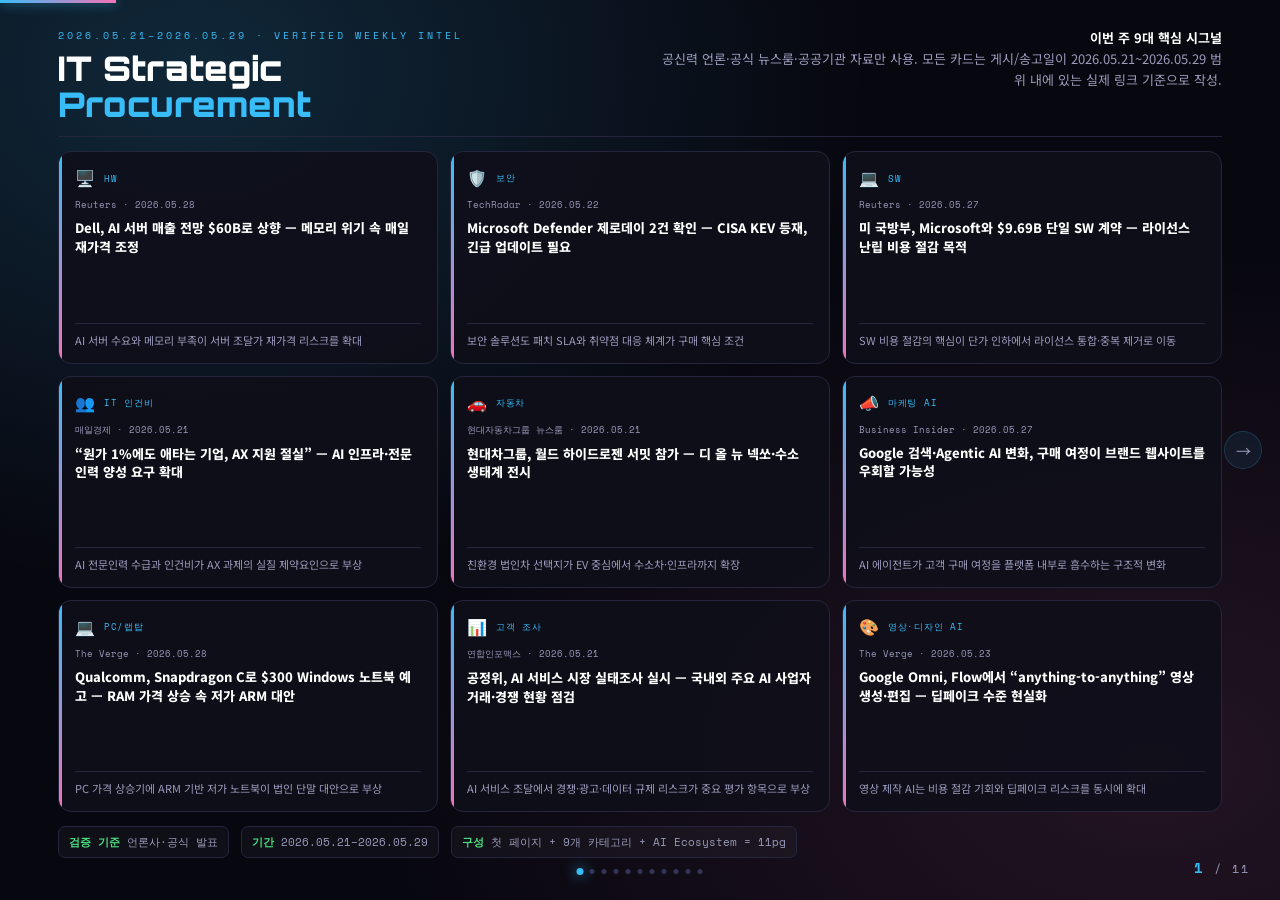
<file: 20260529.html>
<!DOCTYPE html>
<html lang="ko">
<head>
<meta charset="UTF-8">
<meta name="viewport" content="width=device-width, initial-scale=1.0">
<title>IT‑PRAT Team AX Weekly Report · 2026.05.21–29</title>
<link href="https://fonts.googleapis.com/css2?family=Space+Mono:wght@400;700&family=Noto+Sans+KR:wght@300;400;500;700;900&family=Orbitron:wght@700;900&display=swap" rel="stylesheet">
<style>
:root{--bg:#07070f;--surface:#0f0f1a;--surface2:#161625;--border:#25253d;--border-b:#343456;--text:#f2f2ff;--muted:#9a9abb;--dim:#585878;--blue:#38bdf8;--pink:#f472b6;--cyan:#2dd4bf;--amber:#fbbf24;--red:#fb7185;--green:#4ade80;--violet:#a78bfa;--white:#fff}
*,*::before,*::after{margin:0;padding:0;box-sizing:border-box}html,body{width:100%;height:100%;background:#000;overflow:hidden;font-family:'Noto Sans KR',sans-serif;color:var(--text);user-select:none}a{color:inherit}
#pbar{position:fixed;top:0;left:0;z-index:999;height:3px;background:linear-gradient(90deg,var(--blue),var(--pink));transition:width .45s cubic-bezier(.4,0,.2,1);box-shadow:0 0 12px rgba(56,189,248,.8)}
#pnum{position:fixed;bottom:22px;right:30px;z-index:999;font-family:'Space Mono',monospace;font-size:12px;color:var(--muted);letter-spacing:2px}#pnum span{color:var(--blue);font-weight:700;font-size:14px}
#dots{position:fixed;bottom:26px;left:50%;transform:translateX(-50%);display:flex;gap:7px;z-index:999}.dot{width:5px;height:5px;border-radius:50%;background:var(--border-b);cursor:pointer;transition:all .3s}.dot.on{background:var(--blue);box-shadow:0 0 10px var(--blue);transform:scale(1.4)}
.arr{position:fixed;top:50%;z-index:998;transform:translateY(-50%);width:38px;height:38px;background:rgba(56,189,248,.08);border:1px solid rgba(56,189,248,.2);border-radius:50%;display:flex;align-items:center;justify-content:center;cursor:pointer;font-size:15px;color:var(--muted);transition:all .2s;backdrop-filter:blur(6px)}.arr:hover{background:rgba(56,189,248,.22);color:#fff;border-color:var(--blue)}#ap{left:18px}#an{right:18px}.arr.hide{opacity:0;pointer-events:none}
#hint{position:fixed;bottom:22px;left:50%;transform:translateX(-50%);z-index:999;font-family:'Space Mono',monospace;font-size:9px;color:var(--dim);letter-spacing:1.5px;transition:opacity .5s;white-space:nowrap}
#slider{width:100%;height:100%;position:relative;overflow:hidden}.slide{position:absolute;inset:0;width:100%;height:100%;display:flex;flex-direction:column;background:var(--bg);opacity:0;transform:translateX(60px);transition:opacity .42s cubic-bezier(.4,0,.2,1),transform .42s cubic-bezier(.4,0,.2,1);pointer-events:none;overflow:hidden}.slide.on{opacity:1;transform:translateX(0);pointer-events:all}.slide.xl{opacity:0;transform:translateX(-60px)}.slide.xr{opacity:0;transform:translateX(60px)}
.cover{background:radial-gradient(ellipse at 15% 8%,rgba(56,189,248,.18) 0%,transparent 44%),radial-gradient(ellipse at 90% 85%,rgba(244,114,182,.12) 0%,transparent 48%),var(--bg);padding:28px 58px 42px;gap:14px}.cover-head{display:flex;justify-content:space-between;align-items:flex-start;border-bottom:1px solid var(--border);padding-bottom:14px}.cv-badge{font-family:'Space Mono',monospace;font-size:10px;color:var(--blue);letter-spacing:3px;text-transform:uppercase;margin-bottom:8px}.cv-title{font-family:'Orbitron',sans-serif;font-size:34px;font-weight:900;line-height:1.05;color:white}.cv-title em{font-style:normal;color:var(--blue)}.cv-desc{max-width:560px;font-size:13px;color:var(--muted);line-height:1.6;text-align:right}.cv-desc b{color:white}.top-grid{flex:1;display:grid;grid-template-columns:repeat(3,1fr);grid-template-rows:repeat(3,1fr);gap:12px;min-height:0}.top-card{background:rgba(15,15,26,.92);border:1px solid var(--border);border-radius:13px;padding:14px 16px;text-decoration:none;display:flex;flex-direction:column;gap:8px;position:relative;overflow:hidden;transition:all .2s}.top-card::before{content:'';position:absolute;left:0;top:0;width:3px;height:100%;background:linear-gradient(var(--blue),var(--pink))}.top-card:hover{transform:translateY(-2px);border-color:var(--blue);background:rgba(56,189,248,.06)}.top-meta{display:flex;gap:8px;align-items:center;font-family:'Space Mono',monospace;font-size:9px;color:var(--blue);letter-spacing:.8px;text-transform:uppercase}.top-icon{font-size:16px}.top-date{font-family:'Space Mono',monospace;font-size:8.5px;color:var(--muted)}.top-head{font-size:13px;font-weight:800;line-height:1.45;color:white}.top-impact{font-size:11px;line-height:1.55;color:var(--muted);border-top:1px solid var(--border);padding-top:8px;margin-top:auto}.verify-strip{display:flex;gap:12px;font-size:11px;color:var(--muted);font-family:'Space Mono',monospace}.verify-strip span{border:1px solid var(--border);background:rgba(255,255,255,.03);border-radius:7px;padding:7px 10px}.verify-strip b{color:var(--green)}
.cs{padding:0;display:flex;flex-direction:column}.sh{padding:18px 60px 14px;border-bottom:1px solid var(--border);display:flex;align-items:center;justify-content:space-between;flex-shrink:0}.sh-l{display:flex;align-items:center;gap:14px}.si{width:42px;height:42px;background:var(--surface2);border:1px solid var(--border-b);border-radius:10px;display:flex;align-items:center;justify-content:center;font-size:18px;flex-shrink:0}.stitle{font-family:'Orbitron',sans-serif;font-size:20px;font-weight:700;color:#fff;letter-spacing:.5px}.ssub{font-family:'Space Mono',monospace;font-size:9px;color:var(--muted);letter-spacing:1.5px;text-transform:uppercase;margin-top:3px}.emg{background:var(--red);color:#fff;font-size:9px;font-weight:700;font-family:'Space Mono',monospace;padding:4px 10px;border-radius:4px;letter-spacing:1px;margin-left:auto}
.pills{display:flex;gap:10px;padding:10px 60px;border-bottom:1px solid var(--border);flex-shrink:0}.pill{background:var(--surface2);border:1px solid var(--border-b);border-radius:7px;padding:7px 14px;flex:1}.pl{font-family:'Space Mono',monospace;font-size:8px;color:var(--muted);letter-spacing:1px;text-transform:uppercase;margin-bottom:3px}.pv{font-size:13px;font-weight:700;color:var(--blue)}
.igrid{flex:1;display:grid;grid-template-columns:repeat(3,1fr);gap:14px;padding:14px 60px;overflow:hidden}.ic{background:var(--surface);border:1px solid var(--border);border-radius:12px;padding:16px 18px;display:flex;flex-direction:column;gap:8px;cursor:pointer;text-decoration:none;color:inherit;transition:all .2s;position:relative;overflow:hidden}.ic::before{content:'';position:absolute;left:0;top:0;bottom:0;width:3px;background:var(--blue);border-radius:3px 0 0 3px;transition:background .2s}.ic:hover{border-color:var(--blue);background:rgba(56,189,248,.05);transform:translateY(-2px);box-shadow:0 8px 28px rgba(56,189,248,.1)}.ic:hover::before{background:var(--pink)}.ic-src{font-family:'Space Mono',monospace;font-size:8.5px;color:var(--blue);letter-spacing:.5px;display:flex;align-items:center;gap:4px}.ic-src::before{content:'↗'}.ic-head{font-size:13px;font-weight:800;color:var(--text);line-height:1.5}.ic-sum{font-size:11.2px;color:var(--muted);line-height:1.6;border-top:1px solid var(--border);padding-top:8px;margin-top:2px}.ic-pts{display:flex;flex-direction:column;gap:5px;margin-top:2px}.ic-pt{font-size:10.8px;color:var(--muted);line-height:1.45;display:flex;gap:6px;align-items:flex-start}.ic-pt::before{content:'▸';color:var(--blue);flex-shrink:0;font-size:9px;margin-top:2px}.ic-tag{display:inline-flex;margin-top:auto;font-family:'Space Mono',monospace;font-size:8px;background:rgba(56,189,248,.1);color:var(--blue);border:1px solid rgba(56,189,248,.2);border-radius:4px;padding:2px 7px;letter-spacing:.5px;align-self:flex-start}
.abar{margin:0 60px 16px;background:linear-gradient(135deg,rgba(56,189,248,.08),rgba(244,114,182,.05));border:1px solid rgba(56,189,248,.25);border-radius:10px;padding:13px 18px;display:flex;align-items:center;gap:14px;flex-shrink:0}.aicon{width:28px;height:28px;background:linear-gradient(135deg,var(--blue),var(--pink));border-radius:6px;display:flex;align-items:center;justify-content:center;font-size:13px;flex-shrink:0}.albl{font-family:'Space Mono',monospace;font-size:8px;color:#7dd3fc;letter-spacing:1.5px;text-transform:uppercase;margin-bottom:4px}.atxt{font-size:13px;font-weight:700;color:#fff;line-height:1.5}
.moverlay{display:none;position:fixed;inset:0;background:rgba(0,0,0,.82);z-index:9999;backdrop-filter:blur(6px);align-items:center;justify-content:center}.moverlay.open{display:flex}.mbox{background:var(--surface);border:1px solid var(--border-b);border-radius:16px;width:640px;max-width:94vw;max-height:88vh;overflow-y:auto;animation:mIn .2s ease}@keyframes mIn{from{opacity:0;transform:scale(.96) translateY(8px)}to{opacity:1;transform:scale(1) translateY(0)}}.mh{padding:20px 24px 16px;border-bottom:1px solid var(--border);display:flex;justify-content:space-between;align-items:flex-start;position:sticky;top:0;background:var(--surface);z-index:1}.mt{font-family:'Orbitron',sans-serif;font-size:13px;font-weight:700;color:#fff;line-height:1.4;margin-bottom:4px}.ms{font-family:'Space Mono',monospace;font-size:9px;color:var(--muted)}.mx{background:var(--surface2);border:1px solid var(--border-b);color:var(--muted);width:28px;height:28px;border-radius:6px;cursor:pointer;font-size:14px;display:flex;align-items:center;justify-content:center;flex-shrink:0;transition:all .15s}.mx:hover{border-color:var(--red);color:var(--red)}.mb{padding:20px 24px 24px}.msum{font-size:13px;color:var(--text);line-height:1.7;margin-bottom:14px}.mpts{display:flex;flex-direction:column;gap:8px;margin-bottom:16px}.mpt{background:var(--surface2);border-left:3px solid var(--blue);border-radius:0 6px 6px 0;padding:9px 13px;font-size:12.5px;color:var(--text);line-height:1.55}.mlnk{display:inline-flex;align-items:center;gap:6px;background:linear-gradient(135deg,var(--blue),var(--pink));color:#fff;text-decoration:none;padding:10px 20px;border-radius:8px;font-size:12px;font-weight:600;font-family:'Space Mono',monospace;transition:opacity .15s}.mlnk:hover{opacity:.85}.mdt{font-family:'Space Mono',monospace;font-size:9px;color:var(--muted);margin-top:10px}
@media(max-width:900px){.cover,.sh,.pills,.igrid,.abar{padding-left:30px;padding-right:30px}.top-grid,.igrid{grid-template-columns:1fr}.slide{overflow:auto}.cover{overflow:auto}.cv-desc{text-align:left}.cover-head{flex-direction:column;gap:10px}.verify-strip{flex-wrap:wrap}}
</style>
</head>
<body>
<div id="pbar"></div>
<div id="pnum"><span id="cp">1</span> / 11</div>
<div id="dots">
  <div class="dot on" onclick="go(0)"></div>
  <div class="dot" onclick="go(1)"></div>
  <div class="dot" onclick="go(2)"></div>
  <div class="dot" onclick="go(3)"></div>
  <div class="dot" onclick="go(4)"></div>
  <div class="dot" onclick="go(5)"></div>
  <div class="dot" onclick="go(6)"></div>
  <div class="dot" onclick="go(7)"></div>
  <div class="dot" onclick="go(8)"></div>
  <div class="dot" onclick="go(9)"></div>
  <div class="dot" onclick="go(10)"></div>
</div>
<div class="arr hide" id="ap" onclick="go(cur-1)">←</div>
<div class="arr" id="an" onclick="go(cur+1)">→</div>
<div id="hint">F — 전체화면 &nbsp;·&nbsp; ← → — 슬라이드 이동 &nbsp;·&nbsp; 카드 클릭 — 원문 상세</div>
<div class="moverlay" id="modal" onclick="cmo(event)">
  <div class="mbox"><div class="mh"><div style="flex:1;padding-right:12px"><div class="mt" id="mt"></div><div class="ms" id="ms"></div></div><button class="mx" onclick="cmb()">✕</button></div>
    <div class="mb"><div class="msum" id="msu"></div><div class="mpts" id="mpt"></div><a class="mlnk" id="ml" href="#" target="_blank" rel="noopener">🔗 원문 기사 바로 보기</a><div class="mdt" id="mdt"></div></div>
  </div>
</div>
<div id="slider">
<!-- SLIDE 1: COVER -->
<div class="slide cover on" data-i="0">
  <div class="cover-head">
    <div>
      <div class="cv-badge">2026.05.21–2026.05.29 · VERIFIED WEEKLY INTEL</div>
      <div class="cv-title">IT Strategic<br><em>Procurement</em></div>
    </div>
    <div class="cv-desc"><b>이번 주 9대 핵심 시그널</b><br>공신력 언론·공식 뉴스룸·공공기관 자료만 사용. 모든 카드는 게시/송고일이 2026.05.21~2026.05.29 범위 내에 있는 실제 링크 기준으로 작성.</div>
  </div>
  <div class="top-grid">
    <a class="top-card" href="https://www.reuters.com/business/dell-raises-annual-forecasts-ai-data-center-buildout-fuels-demand-2026-05-28/" target="_blank" rel="noopener" onclick='om(event,{&quot;t&quot;: &quot;Dell, AI 서버 매출 전망 $60B로 상향 — 메모리 위기 속 매일 재가격 조정&quot;, &quot;s&quot;: &quot;Reuters · 2026.05.28&quot;, &quot;sum&quot;: &quot;Reuters는 Dell이 AI 데이터센터 구축 수요에 힘입어 FY2027 AI 서버 매출 전망을 기존 $50B에서 약 $60B로 상향했다고 보도했다. Dell은 메모리 칩 위기 대응을 위해 가격 인상과 공급망 조정을 병행 중이라고 설명했다.&quot;, &quot;pts&quot;: [&quot;AI 서버 수요가 서버·스토리지·네트워크 조달 단가를 직접 끌어올리는 구간 진입&quot;, &quot;메모리 쇼티지 상황에서 서버 견적 유효기간 단축·재가격 조항 점검 필요&quot;, &quot;AI 인프라 장비는 단품 구매가 아니라 장기 캐파 확보 계약 관점으로 접근 필요&quot;], &quot;lnk&quot;: &quot;https://www.reuters.com/business/dell-raises-annual-forecasts-ai-data-center-buildout-fuels-demand-2026-05-28/&quot;, &quot;d&quot;: &quot;검증 기준: 게시/송고일 2026.05.28 · 출처 Reuters · 원문 링크 확인&quot;})'>
        <div class="top-meta"><span class="top-icon">🖥️</span><span>HW</span></div>
        <div class="top-date">Reuters · 2026.05.28</div>
        <div class="top-head">Dell, AI 서버 매출 전망 $60B로 상향 — 메모리 위기 속 매일 재가격 조정</div>
        <div class="top-impact">AI 서버 수요와 메모리 부족이 서버 조달가 재가격 리스크를 확대</div>
      </a><a class="top-card" href="https://www.techradar.com/pro/security/microsoft-confirms-two-major-defender-security-issues-so-update-now-or-face-possible-attack" target="_blank" rel="noopener" onclick='om(event,{&quot;t&quot;: &quot;Microsoft Defender 제로데이 2건 확인 — CISA KEV 등재, 긴급 업데이트 필요&quot;, &quot;s&quot;: &quot;TechRadar · 2026.05.22&quot;, &quot;sum&quot;: &quot;TechRadar는 Microsoft Defender 관련 주요 보안 취약점 2건이 확인됐고, CISA KEV에 등재되어 신속 업데이트가 요구된다고 보도했다. 엔드포인트 보안 솔루션 자체도 공격면이 될 수 있다는 점이 부각됐다.&quot;, &quot;pts&quot;: [&quot;EDR·백신 솔루션 구매 시 기능성뿐 아니라 패치 SLA·취약점 대응속도 평가 필요&quot;, &quot;전사 단말 보안 제품은 버전 현황·긴급 패치 자동화 체계를 계약 조건에 반영&quot;, &quot;보안 장비·솔루션 RFP에 KEV 취약점 대응 리포트 제출 조항 필요&quot;], &quot;lnk&quot;: &quot;https://www.techradar.com/pro/security/microsoft-confirms-two-major-defender-security-issues-so-update-now-or-face-possible-attack&quot;, &quot;d&quot;: &quot;검증 기준: 게시/송고일 2026.05.22 · 출처 TechRadar · 원문 링크 확인&quot;})'>
        <div class="top-meta"><span class="top-icon">🛡️</span><span>보안</span></div>
        <div class="top-date">TechRadar · 2026.05.22</div>
        <div class="top-head">Microsoft Defender 제로데이 2건 확인 — CISA KEV 등재, 긴급 업데이트 필요</div>
        <div class="top-impact">보안 솔루션도 패치 SLA와 취약점 대응 체계가 구매 핵심 조건</div>
      </a><a class="top-card" href="https://www.reuters.com/business/pentagon-awards-microsoft-97-billion-deal-bid-cut-costs-end-license-sprawl-2026-05-27/" target="_blank" rel="noopener" onclick='om(event,{&quot;t&quot;: &quot;미 국방부, Microsoft와 $9.69B 단일 SW 계약 — 라이선스 난립 비용 절감 목적&quot;, &quot;s&quot;: &quot;Reuters · 2026.05.27&quot;, &quot;sum&quot;: &quot;Reuters는 미 국방부가 Microsoft 및 관련 SW 라이선스를 5년 $9.69B 규모 단일 계약으로 통합해 중복·분산 구매 비용을 줄이려 한다고 보도했다.&quot;, &quot;pts&quot;: [&quot;대형 조직의 SW 구매는 벤더 단가보다 라이선스 통합·중복 제거가 핵심 절감 포인트&quot;, &quot;Microsoft 365·클라우드·온프레미스 라이선스를 묶은 통합 협상 모델 참고 필요&quot;, &quot;사내 부서별 분산 구매와 미사용 라이선스 회수 체계를 정기화해야 함&quot;], &quot;lnk&quot;: &quot;https://www.reuters.com/business/pentagon-awards-microsoft-97-billion-deal-bid-cut-costs-end-license-sprawl-2026-05-27/&quot;, &quot;d&quot;: &quot;검증 기준: 게시/송고일 2026.05.27 · 출처 Reuters · 원문 링크 확인&quot;})'>
        <div class="top-meta"><span class="top-icon">💻</span><span>SW</span></div>
        <div class="top-date">Reuters · 2026.05.27</div>
        <div class="top-head">미 국방부, Microsoft와 $9.69B 단일 SW 계약 — 라이선스 난립 비용 절감 목적</div>
        <div class="top-impact">SW 비용 절감의 핵심이 단가 인하에서 라이선스 통합·중복 제거로 이동</div>
      </a><a class="top-card" href="https://www.mk.co.kr/news/business/12054603" target="_blank" rel="noopener" onclick='om(event,{&quot;t&quot;: &quot;“원가 1%에도 애타는 기업, AX 지원 절실” — AI 인프라·전문인력 양성 요구 확대&quot;, &quot;s&quot;: &quot;매일경제 · 2026.05.21&quot;, &quot;sum&quot;: &quot;매일경제는 중견기업 AX 전환에서 AI 인프라와 R&amp;D 특화 AI, 전문 실무인력 양성 지원이 절실하다는 현장 목소리를 보도했다. 높은 AI 개발자 인건비와 초기 투자 부담도 언급됐다.&quot;, &quot;pts&quot;: [&quot;AI·AX 프로젝트의 병목이 솔루션 가격뿐 아니라 전문인력 확보 비용으로 이동&quot;, &quot;SI/SM 단가 협상에서 AI 설계·운영·검증 인력 프리미엄을 별도 밴드화 필요&quot;, &quot;내부 자동화 과제는 외부 고급인력 의존도를 낮추는 방향으로 설계해야 함&quot;], &quot;lnk&quot;: &quot;https://www.mk.co.kr/news/business/12054603&quot;, &quot;d&quot;: &quot;검증 기준: 게시/송고일 2026.05.21 · 출처 매일경제 · 원문 링크 확인&quot;})'>
        <div class="top-meta"><span class="top-icon">👥</span><span>IT 인건비</span></div>
        <div class="top-date">매일경제 · 2026.05.21</div>
        <div class="top-head">“원가 1%에도 애타는 기업, AX 지원 절실” — AI 인프라·전문인력 양성 요구 확대</div>
        <div class="top-impact">AI 전문인력 수급과 인건비가 AX 과제의 실질 제약요인으로 부상</div>
      </a><a class="top-card" href="https://www.hyundaimotorgroup.com/ko/news/hyundai-motor-group-world-hydrogen-summit-2026" target="_blank" rel="noopener" onclick='om(event,{&quot;t&quot;: &quot;현대차그룹, 월드 하이드로젠 서밋 참가 — 디 올 뉴 넥쏘·수소 생태계 전시&quot;, &quot;s&quot;: &quot;현대자동차그룹 뉴스룸 · 2026.05.21&quot;, &quot;sum&quot;: &quot;현대차그룹은 월드 하이드로젠 서밋 2026에서 HTWO 수소 사업과 디 올 뉴 넥쏘를 전시했다. 디 올 뉴 넥쏘는 1회 충전 최대 720km 수준과 유럽 판매 개시가 언급됐다.&quot;, &quot;pts&quot;: [&quot;법인 친환경차 검토에서 EV뿐 아니라 수소전기차·수소 인프라 동향도 병행 모니터링&quot;, &quot;장거리 운행·충전시간·충전 인프라 조건을 법인차 TCO 비교에 반영&quot;, &quot;수소차 도입은 차량 가격보다 인프라·정비·잔존가치 리스크 검토가 중요&quot;], &quot;lnk&quot;: &quot;https://www.hyundaimotorgroup.com/ko/news/hyundai-motor-group-world-hydrogen-summit-2026&quot;, &quot;d&quot;: &quot;검증 기준: 게시/송고일 2026.05.21 · 출처 현대자동차그룹 뉴스룸 · 원문 링크 확인&quot;})'>
        <div class="top-meta"><span class="top-icon">🚗</span><span>자동차</span></div>
        <div class="top-date">현대자동차그룹 뉴스룸 · 2026.05.21</div>
        <div class="top-head">현대차그룹, 월드 하이드로젠 서밋 참가 — 디 올 뉴 넥쏘·수소 생태계 전시</div>
        <div class="top-impact">친환경 법인차 선택지가 EV 중심에서 수소차·인프라까지 확장</div>
      </a><a class="top-card" href="https://www.businessinsider.com/google-search-agentic-ai-updates-matter-to-marketers-2026-5" target="_blank" rel="noopener" onclick='om(event,{&quot;t&quot;: &quot;Google 검색·Agentic AI 변화, 구매 여정이 브랜드 웹사이트를 우회할 가능성&quot;, &quot;s&quot;: &quot;Business Insider · 2026.05.27&quot;, &quot;sum&quot;: &quot;Business Insider는 Google의 AI 에이전트와 Universal Cart가 여행·식당·상품 구매 여정을 Google 생태계 내부에서 처리하게 만들 수 있으며, 브랜드는 AI가 추천할 만한 콘텐츠·크리에이티브를 구축해야 한다고 분석했다.&quot;, &quot;pts&quot;: [&quot;마케팅 구매 기준이 검색광고·SEO에서 AI 추천 최적화와 멀티미디어 신호 관리로 이동&quot;, &quot;대행사·솔루션 계약에 AEO/GEO, 영상·이미지 데이터 최적화 항목 반영 필요&quot;, &quot;브랜드 웹사이트 유입 감소 가능성에 대비해 AI 플랫폼 내 전환 지표를 관리해야 함&quot;], &quot;lnk&quot;: &quot;https://www.businessinsider.com/google-search-agentic-ai-updates-matter-to-marketers-2026-5&quot;, &quot;d&quot;: &quot;검증 기준: 게시/송고일 2026.05.27 · 출처 Business Insider · 원문 링크 확인&quot;})'>
        <div class="top-meta"><span class="top-icon">📣</span><span>마케팅 AI</span></div>
        <div class="top-date">Business Insider · 2026.05.27</div>
        <div class="top-head">Google 검색·Agentic AI 변화, 구매 여정이 브랜드 웹사이트를 우회할 가능성</div>
        <div class="top-impact">AI 에이전트가 고객 구매 여정을 플랫폼 내부로 흡수하는 구조적 변화</div>
      </a><a class="top-card" href="https://www.theverge.com/tech/938665/qualcomm-promises-300-windows-laptops-with-new-snapdragon-c" target="_blank" rel="noopener" onclick='om(event,{&quot;t&quot;: &quot;Qualcomm, Snapdragon C로 $300 Windows 노트북 예고 — RAM 가격 상승 속 저가 ARM 대안&quot;, &quot;s&quot;: &quot;The Verge · 2026.05.28&quot;, &quot;sum&quot;: &quot;The Verge는 Qualcomm이 Snapdragon C 플랫폼을 통해 올해 $300 수준의 Windows 노트북을 목표로 한다고 보도했다. RAM 가격 상승과 PC 가격 상승 속에서 저가 ARM 기반 대안이 부상하고 있다.&quot;, &quot;pts&quot;: [&quot;법인 표준 노트북 구매에서 x86 단일 구조가 ARM 저가형 옵션으로 일부 분산 가능&quot;, &quot;저가형 ARM 노트북은 성능·호환성·보안 SW 지원성 검증 후 제한 도입 필요&quot;, &quot;메모리 가격 상승기에 예산형 단말 라인업 확보가 비용 방어 수단이 될 수 있음&quot;], &quot;lnk&quot;: &quot;https://www.theverge.com/tech/938665/qualcomm-promises-300-windows-laptops-with-new-snapdragon-c&quot;, &quot;d&quot;: &quot;검증 기준: 게시/송고일 2026.05.28 · 출처 The Verge · 원문 링크 확인&quot;})'>
        <div class="top-meta"><span class="top-icon">💻</span><span>PC/랩탑</span></div>
        <div class="top-date">The Verge · 2026.05.28</div>
        <div class="top-head">Qualcomm, Snapdragon C로 $300 Windows 노트북 예고 — RAM 가격 상승 속 저가 ARM 대안</div>
        <div class="top-impact">PC 가격 상승기에 ARM 기반 저가 노트북이 법인 단말 대안으로 부상</div>
      </a><a class="top-card" href="https://news.einfomax.co.kr/news/articleView.html?idxno=4416151" target="_blank" rel="noopener" onclick='om(event,{&quot;t&quot;: &quot;공정위, AI 서비스 시장 실태조사 실시 — 국내외 주요 AI 사업자 거래·경쟁 현황 점검&quot;, &quot;s&quot;: &quot;연합인포맥스 · 2026.05.21&quot;, &quot;sum&quot;: &quot;연합인포맥스는 공정거래위원회가 국내 AI 서비스 시장에 참여하는 국내외 주요 사업자를 대상으로 시장 실태조사를 시작했다고 보도했다. 거래 실태와 경쟁 현황, 허위·과장 광고 우려가 점검 대상이다.&quot;, &quot;pts&quot;: [&quot;AI 서비스·시장조사 용역 구매 시 데이터 사용, 광고 표현, 경쟁 제한 리스크 검토 필요&quot;, &quot;AI 솔루션 도입 전 시장지배력·전환비용·락인 가능성을 비교 평가해야 함&quot;, &quot;시장분석 용역에 규제·공정거래 리스크 분석을 포함할 필요&quot;], &quot;lnk&quot;: &quot;https://news.einfomax.co.kr/news/articleView.html?idxno=4416151&quot;, &quot;d&quot;: &quot;검증 기준: 게시/송고일 2026.05.21 · 출처 연합인포맥스 · 원문 링크 확인&quot;})'>
        <div class="top-meta"><span class="top-icon">📊</span><span>고객 조사</span></div>
        <div class="top-date">연합인포맥스 · 2026.05.21</div>
        <div class="top-head">공정위, AI 서비스 시장 실태조사 실시 — 국내외 주요 AI 사업자 거래·경쟁 현황 점검</div>
        <div class="top-impact">AI 서비스 조달에서 경쟁·광고·데이터 규제 리스크가 중요 평가 항목으로 부상</div>
      </a><a class="top-card" href="https://www.theverge.com/tech/936507/gemini-omni-hands-on-deepfake-ai-video" target="_blank" rel="noopener" onclick='om(event,{&quot;t&quot;: &quot;Google Omni, Flow에서 “anything-to-anything” 영상 생성·편집 — 딥페이크 수준 현실화&quot;, &quot;s&quot;: &quot;The Verge · 2026.05.23&quot;, &quot;sum&quot;: &quot;The Verge는 Google의 Omni Flash가 Flow에서 사진·영상·텍스트 기반 영상 생성·편집을 지원하며, 짧은 프롬프트로 현실감 있는 결과물을 만들 수 있다고 평가했다. 동시에 딥페이크·콘텐츠 신뢰 리스크도 지적했다.&quot;, &quot;pts&quot;: [&quot;영상 제작 외주·툴 구매 기준이 생성 품질뿐 아니라 워터마크·권리·검수 기능으로 확대&quot;, &quot;단순 편집·합성 작업은 AI 대체 가능성이 커져 제작비 구조 재산정 필요&quot;, &quot;브랜드 영상 제작 시 AI 사용 고지·저작권·초상권 검수 프로세스 필요&quot;], &quot;lnk&quot;: &quot;https://www.theverge.com/tech/936507/gemini-omni-hands-on-deepfake-ai-video&quot;, &quot;d&quot;: &quot;검증 기준: 게시/송고일 2026.05.23 · 출처 The Verge · 원문 링크 확인&quot;})'>
        <div class="top-meta"><span class="top-icon">🎨</span><span>영상·디자인 AI</span></div>
        <div class="top-date">The Verge · 2026.05.23</div>
        <div class="top-head">Google Omni, Flow에서 “anything-to-anything” 영상 생성·편집 — 딥페이크 수준 현실화</div>
        <div class="top-impact">영상 제작 AI는 비용 절감 기회와 딥페이크 리스크를 동시에 확대</div>
      </a>
  </div>
  <div class="verify-strip"><span><b>검증 기준</b> 언론사·공식 발표</span><span><b>기간</b> 2026.05.21–2026.05.29</span><span><b>구성</b> 첫 페이지 + 9개 카테고리 + AI Ecosystem = 11pg</span></div>
</div><!-- SLIDE 2: HW -->
<div class="slide cs" data-i="1">
  <div class="sh">
    <div class="sh-l"><div class="si">🖥️</div><div><div class="stitle">HW: x86·DRAM·Storage</div><div class="ssub">SERVER · MEMORY · STORAGE</div></div></div>
  </div>
  <div class="pills"><div class="pill"><div class="pl">KEY SIGNAL</div><div class="pv b">■ AI 서버 $60B</div></div><div class="pill"><div class="pl">KEY SIGNAL</div><div class="pv r">■ DRAM Q2 최대 +63%</div></div><div class="pill"><div class="pl">KEY SIGNAL</div><div class="pv g">■ DDR4 공급확대</div></div></div>
  <div class="igrid">
    <a class="ic" href="https://www.reuters.com/business/dell-raises-annual-forecasts-ai-data-center-buildout-fuels-demand-2026-05-28/" target="_blank" rel="noopener" onclick='om(event,{&quot;t&quot;: &quot;Dell, AI 서버 매출 전망 $60B로 상향 — 메모리 위기 속 매일 재가격 조정&quot;, &quot;s&quot;: &quot;Reuters · 2026.05.28&quot;, &quot;sum&quot;: &quot;Reuters는 Dell이 AI 데이터센터 구축 수요에 힘입어 FY2027 AI 서버 매출 전망을 기존 $50B에서 약 $60B로 상향했다고 보도했다. Dell은 메모리 칩 위기 대응을 위해 가격 인상과 공급망 조정을 병행 중이라고 설명했다.&quot;, &quot;pts&quot;: [&quot;AI 서버 수요가 서버·스토리지·네트워크 조달 단가를 직접 끌어올리는 구간 진입&quot;, &quot;메모리 쇼티지 상황에서 서버 견적 유효기간 단축·재가격 조항 점검 필요&quot;, &quot;AI 인프라 장비는 단품 구매가 아니라 장기 캐파 확보 계약 관점으로 접근 필요&quot;], &quot;lnk&quot;: &quot;https://www.reuters.com/business/dell-raises-annual-forecasts-ai-data-center-buildout-fuels-demand-2026-05-28/&quot;, &quot;d&quot;: &quot;검증 기준: 게시/송고일 2026.05.28 · 출처 Reuters · 원문 링크 확인&quot;})'>
      <div class="ic-src">Reuters · 2026.05.28</div>
      <div class="ic-head">Dell, AI 서버 매출 전망 $60B로 상향 — 메모리 위기 속 매일 재가격 조정</div>
      <div class="ic-sum">Reuters는 Dell이 AI 데이터센터 구축 수요에 힘입어 FY2027 AI 서버 매출 전망을 기존 $50B에서 약 $60B로 상향했다고 보도했다. Dell은 메모리 칩 위기 대응을 위해 가격 인상과 공급망 조정을 병행 중이라고 설명했다.</div>
      <div class="ic-pts">
        <div class="ic-pt">AI 서버 수요가 서버·스토리지·네트워크 조달 단가를 직접 끌어올리는 구간 진입</div><div class="ic-pt">메모리 쇼티지 상황에서 서버 견적 유효기간 단축·재가격 조항 점검 필요</div><div class="ic-pt">AI 인프라 장비는 단품 구매가 아니라 장기 캐파 확보 계약 관점으로 접근 필요</div>
      </div>
      <span class="ic-tag">AI 서버·메모리</span>
    </a><a class="ic" href="https://www.reuters.com/world/asia-pacific/sk-hynix-market-capitalisation-tops-1-trln-2026-05-27/" target="_blank" rel="noopener" onclick='om(event,{&quot;t&quot;: &quot;SK하이닉스, AI 메모리 붐으로 시가총액 $1T 돌파 — 메모리 가격 Q1 2배·Q2 최대 +63% 전망&quot;, &quot;s&quot;: &quot;Reuters · 2026.05.27&quot;, &quot;sum&quot;: &quot;Reuters는 SK하이닉스가 AI 칩셋용 고성능 메모리 수요로 시가총액 $1T 클럽에 진입했고, 메모리 칩 가격이 Q1에 전기 대비 2배 상승했으며 현 분기에도 최대 63% 상승 전망이 나온다고 보도했다.&quot;, &quot;pts&quot;: [&quot;HBM·고성능 DRAM 수요가 범용 서버·PC·자동차용 메모리 공급까지 압박&quot;, &quot;메모리 가격 상승분을 서버·PC 예산 산정의 별도 리스크 항목으로 반영 필요&quot;, &quot;장기 단가계약·선구매·대체 사양 DDR4/DDR5 혼용 시나리오 병행 검토&quot;], &quot;lnk&quot;: &quot;https://www.reuters.com/world/asia-pacific/sk-hynix-market-capitalisation-tops-1-trln-2026-05-27/&quot;, &quot;d&quot;: &quot;검증 기준: 게시/송고일 2026.05.27 · 출처 Reuters · 원문 링크 확인&quot;})'>
      <div class="ic-src">Reuters · 2026.05.27</div>
      <div class="ic-head">SK하이닉스, AI 메모리 붐으로 시가총액 $1T 돌파 — 메모리 가격 Q1 2배·Q2 최대 +63% 전망</div>
      <div class="ic-sum">Reuters는 SK하이닉스가 AI 칩셋용 고성능 메모리 수요로 시가총액 $1T 클럽에 진입했고, 메모리 칩 가격이 Q1에 전기 대비 2배 상승했으며 현 분기에도 최대 63% 상승 전망이 나온다고 보도했다.</div>
      <div class="ic-pts">
        <div class="ic-pt">HBM·고성능 DRAM 수요가 범용 서버·PC·자동차용 메모리 공급까지 압박</div><div class="ic-pt">메모리 가격 상승분을 서버·PC 예산 산정의 별도 리스크 항목으로 반영 필요</div><div class="ic-pt">장기 단가계약·선구매·대체 사양 DDR4/DDR5 혼용 시나리오 병행 검토</div>
      </div>
      <span class="ic-tag">DRAM/HBM 수급</span>
    </a><a class="ic" href="https://www.tomshardware.com/tech-industry/micron-begins-producing-americas-most-advanced-dram-at-its-virginia-fab" target="_blank" rel="noopener" onclick='om(event,{&quot;t&quot;: &quot;Micron, 버지니아 팹에서 첨단 DRAM 생산 개시 — 자동차·방산 DDR4 부족 완화 목적&quot;, &quot;s&quot;: &quot;Tom&#x27;s Hardware · 2026.05.23&quot;, &quot;sum&quot;: &quot;Tom’s Hardware는 Micron이 미국 버지니아 팹에서 첨단 DRAM 생산을 시작했으며, DDR4 웨이퍼 생산량을 연말까지 4배 확대해 자동차·방산·산업용 메모리 부족 완화를 노린다고 보도했다.&quot;, &quot;pts&quot;: [&quot;AI용 HBM·DDR5 전환이 DDR4·산업용 메모리 수급까지 왜곡하는 흐름 확인&quot;, &quot;네트워크·산업용 장비처럼 장수명 부품을 쓰는 영역은 부품 단종·리드타임 점검 필요&quot;, &quot;서버뿐 아니라 차량·방산·산업장비 메모리 원가 상승도 구매 리스크로 관리 필요&quot;], &quot;lnk&quot;: &quot;https://www.tomshardware.com/tech-industry/micron-begins-producing-americas-most-advanced-dram-at-its-virginia-fab&quot;, &quot;d&quot;: &quot;검증 기준: 게시/송고일 2026.05.23 · 출처 Tom&#x27;s Hardware · 원문 링크 확인&quot;})'>
      <div class="ic-src">Tom's Hardware · 2026.05.23</div>
      <div class="ic-head">Micron, 버지니아 팹에서 첨단 DRAM 생산 개시 — 자동차·방산 DDR4 부족 완화 목적</div>
      <div class="ic-sum">Tom’s Hardware는 Micron이 미국 버지니아 팹에서 첨단 DRAM 생산을 시작했으며, DDR4 웨이퍼 생산량을 연말까지 4배 확대해 자동차·방산·산업용 메모리 부족 완화를 노린다고 보도했다.</div>
      <div class="ic-pts">
        <div class="ic-pt">AI용 HBM·DDR5 전환이 DDR4·산업용 메모리 수급까지 왜곡하는 흐름 확인</div><div class="ic-pt">네트워크·산업용 장비처럼 장수명 부품을 쓰는 영역은 부품 단종·리드타임 점검 필요</div><div class="ic-pt">서버뿐 아니라 차량·방산·산업장비 메모리 원가 상승도 구매 리스크로 관리 필요</div>
      </div>
      <span class="ic-tag">DDR4 공급</span>
    </a>
  </div>
  <div class="abar"><div class="aicon">🖥️</div><div><div class="albl">STRATEGIC PROCUREMENT ACTION</div><div class="atxt">AI 서버·메모리 가격 급등에 대비해 서버 견적 유효기간 단축, 메모리 옵션별 별도 가격조항, 선구매·대체 사양 시나리오를 즉시 점검</div></div></div>
</div><!-- SLIDE 3: Security -->
<div class="slide cs" data-i="2">
  <div class="sh">
    <div class="sh-l"><div class="si">🛡️</div><div><div class="stitle">보안 장비 및 솔루션</div><div class="ssub">EDR · OSS SECURITY · AI VULN SCAN</div></div></div>
  </div>
  <div class="pills"><div class="pill"><div class="pl">KEY SIGNAL</div><div class="pv b">■ Defender KEV</div></div><div class="pill"><div class="pl">KEY SIGNAL</div><div class="pv r">■ IBM $5B OSS</div></div><div class="pill"><div class="pl">KEY SIGNAL</div><div class="pv g">■ Mythos 23,000건</div></div></div>
  <div class="igrid">
    <a class="ic" href="https://www.techradar.com/pro/security/microsoft-confirms-two-major-defender-security-issues-so-update-now-or-face-possible-attack" target="_blank" rel="noopener" onclick='om(event,{&quot;t&quot;: &quot;Microsoft Defender 제로데이 2건 확인 — CISA KEV 등재, 긴급 업데이트 필요&quot;, &quot;s&quot;: &quot;TechRadar · 2026.05.22&quot;, &quot;sum&quot;: &quot;TechRadar는 Microsoft Defender 관련 주요 보안 취약점 2건이 확인됐고, CISA KEV에 등재되어 신속 업데이트가 요구된다고 보도했다. 엔드포인트 보안 솔루션 자체도 공격면이 될 수 있다는 점이 부각됐다.&quot;, &quot;pts&quot;: [&quot;EDR·백신 솔루션 구매 시 기능성뿐 아니라 패치 SLA·취약점 대응속도 평가 필요&quot;, &quot;전사 단말 보안 제품은 버전 현황·긴급 패치 자동화 체계를 계약 조건에 반영&quot;, &quot;보안 장비·솔루션 RFP에 KEV 취약점 대응 리포트 제출 조항 필요&quot;], &quot;lnk&quot;: &quot;https://www.techradar.com/pro/security/microsoft-confirms-two-major-defender-security-issues-so-update-now-or-face-possible-attack&quot;, &quot;d&quot;: &quot;검증 기준: 게시/송고일 2026.05.22 · 출처 TechRadar · 원문 링크 확인&quot;})'>
      <div class="ic-src">TechRadar · 2026.05.22</div>
      <div class="ic-head">Microsoft Defender 제로데이 2건 확인 — CISA KEV 등재, 긴급 업데이트 필요</div>
      <div class="ic-sum">TechRadar는 Microsoft Defender 관련 주요 보안 취약점 2건이 확인됐고, CISA KEV에 등재되어 신속 업데이트가 요구된다고 보도했다. 엔드포인트 보안 솔루션 자체도 공격면이 될 수 있다는 점이 부각됐다.</div>
      <div class="ic-pts">
        <div class="ic-pt">EDR·백신 솔루션 구매 시 기능성뿐 아니라 패치 SLA·취약점 대응속도 평가 필요</div><div class="ic-pt">전사 단말 보안 제품은 버전 현황·긴급 패치 자동화 체계를 계약 조건에 반영</div><div class="ic-pt">보안 장비·솔루션 RFP에 KEV 취약점 대응 리포트 제출 조항 필요</div>
      </div>
      <span class="ic-tag">EDR 취약점</span>
    </a><a class="ic" href="https://www.reuters.com/legal/transactional/ibm-commits-5-billion-secure-open-source-software-2026-05-28/" target="_blank" rel="noopener" onclick='om(event,{&quot;t&quot;: &quot;IBM·Red Hat, 오픈소스 보안에 $5B 투입 — Project Lightwell 추진&quot;, &quot;s&quot;: &quot;Reuters · 2026.05.28&quot;, &quot;sum&quot;: &quot;Reuters는 IBM과 Red Hat이 AI 시대 오픈소스 소프트웨어 보안을 위해 5년간 $5B를 투입하고 Project Lightwell을 추진한다고 보도했다. 금융권 등 초기 파일럿도 언급됐다.&quot;, &quot;pts&quot;: [&quot;OSS 보안 인증·검증 서비스가 기업 SW 구매의 새로운 필수 검토 항목으로 부상&quot;, &quot;상용 SW 내부 OSS 구성요소 SBOM·보안 인증 제출 요구 강화 필요&quot;, &quot;금융·통신 핵심 시스템은 OSS 보안 검증 비용을 총소유비용에 포함해야 함&quot;], &quot;lnk&quot;: &quot;https://www.reuters.com/legal/transactional/ibm-commits-5-billion-secure-open-source-software-2026-05-28/&quot;, &quot;d&quot;: &quot;검증 기준: 게시/송고일 2026.05.28 · 출처 Reuters · 원문 링크 확인&quot;})'>
      <div class="ic-src">Reuters · 2026.05.28</div>
      <div class="ic-head">IBM·Red Hat, 오픈소스 보안에 $5B 투입 — Project Lightwell 추진</div>
      <div class="ic-sum">Reuters는 IBM과 Red Hat이 AI 시대 오픈소스 소프트웨어 보안을 위해 5년간 $5B를 투입하고 Project Lightwell을 추진한다고 보도했다. 금융권 등 초기 파일럿도 언급됐다.</div>
      <div class="ic-pts">
        <div class="ic-pt">OSS 보안 인증·검증 서비스가 기업 SW 구매의 새로운 필수 검토 항목으로 부상</div><div class="ic-pt">상용 SW 내부 OSS 구성요소 SBOM·보안 인증 제출 요구 강화 필요</div><div class="ic-pt">금융·통신 핵심 시스템은 OSS 보안 검증 비용을 총소유비용에 포함해야 함</div>
      </div>
      <span class="ic-tag">OSS 보안</span>
    </a><a class="ic" href="https://www.securityweek.com/anthropic-mythos-detected-23000-potential-vulnerabilities-across-1000-oss-projects/" target="_blank" rel="noopener" onclick='om(event,{&quot;t&quot;: &quot;Anthropic Mythos, OSS 1,000개 프로젝트에서 잠재 취약점 23,000건 탐지&quot;, &quot;s&quot;: &quot;SecurityWeek · 2026.05.25&quot;, &quot;sum&quot;: &quot;SecurityWeek는 Anthropic의 Mythos가 1,000개 오픈소스 프로젝트에서 잠재 취약점 23,000건을 탐지했고, 검토된 항목 중 다수의 고위험 취약점이 확인됐다고 보도했다.&quot;, &quot;pts&quot;: [&quot;AI 기반 취약점 탐지가 보안 점검·코드감사 용역의 생산성 기준을 바꾸는 중&quot;, &quot;개발·운영 협력사 보안 평가에 AI 취약점 스캔 결과 제출 요구 가능&quot;, &quot;AI 탐지 결과의 오탐·검증 책임 범위를 계약상 명확히 해야 함&quot;], &quot;lnk&quot;: &quot;https://www.securityweek.com/anthropic-mythos-detected-23000-potential-vulnerabilities-across-1000-oss-projects/&quot;, &quot;d&quot;: &quot;검증 기준: 게시/송고일 2026.05.25 · 출처 SecurityWeek · 원문 링크 확인&quot;})'>
      <div class="ic-src">SecurityWeek · 2026.05.25</div>
      <div class="ic-head">Anthropic Mythos, OSS 1,000개 프로젝트에서 잠재 취약점 23,000건 탐지</div>
      <div class="ic-sum">SecurityWeek는 Anthropic의 Mythos가 1,000개 오픈소스 프로젝트에서 잠재 취약점 23,000건을 탐지했고, 검토된 항목 중 다수의 고위험 취약점이 확인됐다고 보도했다.</div>
      <div class="ic-pts">
        <div class="ic-pt">AI 기반 취약점 탐지가 보안 점검·코드감사 용역의 생산성 기준을 바꾸는 중</div><div class="ic-pt">개발·운영 협력사 보안 평가에 AI 취약점 스캔 결과 제출 요구 가능</div><div class="ic-pt">AI 탐지 결과의 오탐·검증 책임 범위를 계약상 명확히 해야 함</div>
      </div>
      <span class="ic-tag">AI 보안검증</span>
    </a>
  </div>
  <div class="abar"><div class="aicon">🛡️</div><div><div class="albl">STRATEGIC PROCUREMENT ACTION</div><div class="atxt">보안 솔루션 RFP에 패치 SLA, KEV 대응 리포트, SBOM/OSS 검증, AI 취약점 스캔의 오탐 검증 책임을 명시</div></div></div>
</div><!-- SLIDE 4: SW -->
<div class="slide cs" data-i="3">
  <div class="sh">
    <div class="sh-l"><div class="si">💻</div><div><div class="stitle">SW: Software</div><div class="ssub">LICENSE · SaaS · AI AGENT</div></div></div>
  </div>
  <div class="pills"><div class="pill"><div class="pl">KEY SIGNAL</div><div class="pv b">■ MS $9.69B</div></div><div class="pill"><div class="pl">KEY SIGNAL</div><div class="pv r">■ SaaSpocalypse</div></div><div class="pill"><div class="pl">KEY SIGNAL</div><div class="pv g">■ HR SaaS AI</div></div></div>
  <div class="igrid">
    <a class="ic" href="https://www.reuters.com/business/pentagon-awards-microsoft-97-billion-deal-bid-cut-costs-end-license-sprawl-2026-05-27/" target="_blank" rel="noopener" onclick='om(event,{&quot;t&quot;: &quot;미 국방부, Microsoft와 $9.69B 단일 SW 계약 — 라이선스 난립 비용 절감 목적&quot;, &quot;s&quot;: &quot;Reuters · 2026.05.27&quot;, &quot;sum&quot;: &quot;Reuters는 미 국방부가 Microsoft 및 관련 SW 라이선스를 5년 $9.69B 규모 단일 계약으로 통합해 중복·분산 구매 비용을 줄이려 한다고 보도했다.&quot;, &quot;pts&quot;: [&quot;대형 조직의 SW 구매는 벤더 단가보다 라이선스 통합·중복 제거가 핵심 절감 포인트&quot;, &quot;Microsoft 365·클라우드·온프레미스 라이선스를 묶은 통합 협상 모델 참고 필요&quot;, &quot;사내 부서별 분산 구매와 미사용 라이선스 회수 체계를 정기화해야 함&quot;], &quot;lnk&quot;: &quot;https://www.reuters.com/business/pentagon-awards-microsoft-97-billion-deal-bid-cut-costs-end-license-sprawl-2026-05-27/&quot;, &quot;d&quot;: &quot;검증 기준: 게시/송고일 2026.05.27 · 출처 Reuters · 원문 링크 확인&quot;})'>
      <div class="ic-src">Reuters · 2026.05.27</div>
      <div class="ic-head">미 국방부, Microsoft와 $9.69B 단일 SW 계약 — 라이선스 난립 비용 절감 목적</div>
      <div class="ic-sum">Reuters는 미 국방부가 Microsoft 및 관련 SW 라이선스를 5년 $9.69B 규모 단일 계약으로 통합해 중복·분산 구매 비용을 줄이려 한다고 보도했다.</div>
      <div class="ic-pts">
        <div class="ic-pt">대형 조직의 SW 구매는 벤더 단가보다 라이선스 통합·중복 제거가 핵심 절감 포인트</div><div class="ic-pt">Microsoft 365·클라우드·온프레미스 라이선스를 묶은 통합 협상 모델 참고 필요</div><div class="ic-pt">사내 부서별 분산 구매와 미사용 라이선스 회수 체계를 정기화해야 함</div>
      </div>
      <span class="ic-tag">SW 라이선스 통합</span>
    </a><a class="ic" href="https://www.reuters.com/business/salesforce-beats-first-quarter-revenue-estimates-2026-05-27/" target="_blank" rel="noopener" onclick='om(event,{&quot;t&quot;: &quot;Salesforce, AI 전환 우려 속 2Q 매출 전망 시장 기대 하회 — SaaS 좌석 모델 압박&quot;, &quot;s&quot;: &quot;Reuters · 2026.05.27&quot;, &quot;sum&quot;: &quot;Reuters는 Salesforce가 AI로 인한 전통 SaaS 수요 교란 우려 속에서 2분기 매출 전망이 시장 기대를 소폭 하회했다고 보도했다. Agentforce 등 AI 에이전트 전환 성과가 관건으로 제시됐다.&quot;, &quot;pts&quot;: [&quot;SaaS 구매 기준이 좌석 수·구독료에서 AI 에이전트 성과·사용량 기반으로 이동&quot;, &quot;기존 SaaS 갱신 시 AI 기능 중복·대체 가능성을 별도 검토해야 함&quot;, &quot;Agentic AI 기능은 PoC 성과 기준과 비용 상한을 계약서에 명확히 반영 필요&quot;], &quot;lnk&quot;: &quot;https://www.reuters.com/business/salesforce-beats-first-quarter-revenue-estimates-2026-05-27/&quot;, &quot;d&quot;: &quot;검증 기준: 게시/송고일 2026.05.27 · 출처 Reuters · 원문 링크 확인&quot;})'>
      <div class="ic-src">Reuters · 2026.05.27</div>
      <div class="ic-head">Salesforce, AI 전환 우려 속 2Q 매출 전망 시장 기대 하회 — SaaS 좌석 모델 압박</div>
      <div class="ic-sum">Reuters는 Salesforce가 AI로 인한 전통 SaaS 수요 교란 우려 속에서 2분기 매출 전망이 시장 기대를 소폭 하회했다고 보도했다. Agentforce 등 AI 에이전트 전환 성과가 관건으로 제시됐다.</div>
      <div class="ic-pts">
        <div class="ic-pt">SaaS 구매 기준이 좌석 수·구독료에서 AI 에이전트 성과·사용량 기반으로 이동</div><div class="ic-pt">기존 SaaS 갱신 시 AI 기능 중복·대체 가능성을 별도 검토해야 함</div><div class="ic-pt">Agentic AI 기능은 PoC 성과 기준과 비용 상한을 계약서에 명확히 반영 필요</div>
      </div>
      <span class="ic-tag">SaaS 재편</span>
    </a><a class="ic" href="https://www.reuters.com/technology/workday-shares-jump-ai-demand-eases-investor-concerns-2026-05-22/" target="_blank" rel="noopener" onclick='om(event,{&quot;t&quot;: &quot;Workday, AI 수요로 주가 급등 — HR SaaS도 자동화 기능 경쟁 본격화&quot;, &quot;s&quot;: &quot;Reuters · 2026.05.22&quot;, &quot;sum&quot;: &quot;Reuters는 Workday가 1분기 실적 호조와 AI 기능 수요로 투자자 우려를 완화했다고 보도했다. HR 업무 자동화와 인력 계획 영역에 AI 기능이 빠르게 내장되고 있다.&quot;, &quot;pts&quot;: [&quot;HR·ERP SaaS 구매 시 AI 자동화 기능의 실제 업무 대체 범위 검증 필요&quot;, &quot;SaaS 갱신협상에서 AI 기능 포함 여부와 추가 과금 구조를 분리 산정&quot;, &quot;기존 업무 프로세스 개선 효과를 KPI로 정해 도입 후 성과를 측정해야 함&quot;], &quot;lnk&quot;: &quot;https://www.reuters.com/technology/workday-shares-jump-ai-demand-eases-investor-concerns-2026-05-22/&quot;, &quot;d&quot;: &quot;검증 기준: 게시/송고일 2026.05.22 · 출처 Reuters · 원문 링크 확인&quot;})'>
      <div class="ic-src">Reuters · 2026.05.22</div>
      <div class="ic-head">Workday, AI 수요로 주가 급등 — HR SaaS도 자동화 기능 경쟁 본격화</div>
      <div class="ic-sum">Reuters는 Workday가 1분기 실적 호조와 AI 기능 수요로 투자자 우려를 완화했다고 보도했다. HR 업무 자동화와 인력 계획 영역에 AI 기능이 빠르게 내장되고 있다.</div>
      <div class="ic-pts">
        <div class="ic-pt">HR·ERP SaaS 구매 시 AI 자동화 기능의 실제 업무 대체 범위 검증 필요</div><div class="ic-pt">SaaS 갱신협상에서 AI 기능 포함 여부와 추가 과금 구조를 분리 산정</div><div class="ic-pt">기존 업무 프로세스 개선 효과를 KPI로 정해 도입 후 성과를 측정해야 함</div>
      </div>
      <span class="ic-tag">HR SaaS AI</span>
    </a>
  </div>
  <div class="abar"><div class="aicon">💻</div><div><div class="albl">STRATEGIC PROCUREMENT ACTION</div><div class="atxt">SW 갱신은 좌석 수 증감보다 라이선스 통합·중복 제거·AI 기능 과금 구조 분리를 우선 검토</div></div></div>
</div><!-- SLIDE 5: Labor -->
<div class="slide cs" data-i="4">
  <div class="sh">
    <div class="sh-l"><div class="si">👥</div><div><div class="stitle">국내 IT 용역 인건비</div><div class="ssub">AX TALENT · OUTSOURCING · LABOR RISK</div></div></div>
  </div>
  <div class="pills"><div class="pill"><div class="pl">KEY SIGNAL</div><div class="pv b">■ AX 인력 부족</div></div><div class="pill"><div class="pl">KEY SIGNAL</div><div class="pv r">■ AI 인력재편</div></div><div class="pill"><div class="pl">KEY SIGNAL</div><div class="pv g">■ 반도체 노무리스크</div></div></div>
  <div class="igrid">
    <a class="ic" href="https://www.mk.co.kr/news/business/12054603" target="_blank" rel="noopener" onclick='om(event,{&quot;t&quot;: &quot;“원가 1%에도 애타는 기업, AX 지원 절실” — AI 인프라·전문인력 양성 요구 확대&quot;, &quot;s&quot;: &quot;매일경제 · 2026.05.21&quot;, &quot;sum&quot;: &quot;매일경제는 중견기업 AX 전환에서 AI 인프라와 R&amp;D 특화 AI, 전문 실무인력 양성 지원이 절실하다는 현장 목소리를 보도했다. 높은 AI 개발자 인건비와 초기 투자 부담도 언급됐다.&quot;, &quot;pts&quot;: [&quot;AI·AX 프로젝트의 병목이 솔루션 가격뿐 아니라 전문인력 확보 비용으로 이동&quot;, &quot;SI/SM 단가 협상에서 AI 설계·운영·검증 인력 프리미엄을 별도 밴드화 필요&quot;, &quot;내부 자동화 과제는 외부 고급인력 의존도를 낮추는 방향으로 설계해야 함&quot;], &quot;lnk&quot;: &quot;https://www.mk.co.kr/news/business/12054603&quot;, &quot;d&quot;: &quot;검증 기준: 게시/송고일 2026.05.21 · 출처 매일경제 · 원문 링크 확인&quot;})'>
      <div class="ic-src">매일경제 · 2026.05.21</div>
      <div class="ic-head">“원가 1%에도 애타는 기업, AX 지원 절실” — AI 인프라·전문인력 양성 요구 확대</div>
      <div class="ic-sum">매일경제는 중견기업 AX 전환에서 AI 인프라와 R&amp;D 특화 AI, 전문 실무인력 양성 지원이 절실하다는 현장 목소리를 보도했다. 높은 AI 개발자 인건비와 초기 투자 부담도 언급됐다.</div>
      <div class="ic-pts">
        <div class="ic-pt">AI·AX 프로젝트의 병목이 솔루션 가격뿐 아니라 전문인력 확보 비용으로 이동</div><div class="ic-pt">SI/SM 단가 협상에서 AI 설계·운영·검증 인력 프리미엄을 별도 밴드화 필요</div><div class="ic-pt">내부 자동화 과제는 외부 고급인력 의존도를 낮추는 방향으로 설계해야 함</div>
      </div>
      <span class="ic-tag">AX 인력 수요</span>
    </a><a class="ic" href="https://www.reuters.com/business/world-at-work/israeli-website-creator-wixcom-cuts-1000-jobs-due-strong-shekel-growth-ai-2026-05-28/" target="_blank" rel="noopener" onclick='om(event,{&quot;t&quot;: &quot;Wix, AI와 비용 압박으로 1,000명 감원 — 디지털 제작 인력 구조 재편 신호&quot;, &quot;s&quot;: &quot;Reuters · 2026.05.28&quot;, &quot;sum&quot;: &quot;Reuters는 이스라엘 웹사이트 제작사 Wix.com이 AI 활용과 비용 압박을 이유로 약 1,000명 감원을 추진한다고 보도했다. 디지털 제작·운영 인력 구조가 AI 도입으로 재편되는 흐름을 보여준다.&quot;, &quot;pts&quot;: [&quot;웹·디지털 운영 외주에서 단순 제작·운영 인력 투입량 산정 방식 재검토 필요&quot;, &quot;AI 자동화 도구 사용 여부에 따라 용역 생산성과 적정 단가 기준이 달라짐&quot;, &quot;협력사 제안서에 AI 활용 범위·품질검수 역할·인력 산정 근거 제출 요구 필요&quot;], &quot;lnk&quot;: &quot;https://www.reuters.com/business/world-at-work/israeli-website-creator-wixcom-cuts-1000-jobs-due-strong-shekel-growth-ai-2026-05-28/&quot;, &quot;d&quot;: &quot;검증 기준: 게시/송고일 2026.05.28 · 출처 Reuters · 원문 링크 확인&quot;})'>
      <div class="ic-src">Reuters · 2026.05.28</div>
      <div class="ic-head">Wix, AI와 비용 압박으로 1,000명 감원 — 디지털 제작 인력 구조 재편 신호</div>
      <div class="ic-sum">Reuters는 이스라엘 웹사이트 제작사 Wix.com이 AI 활용과 비용 압박을 이유로 약 1,000명 감원을 추진한다고 보도했다. 디지털 제작·운영 인력 구조가 AI 도입으로 재편되는 흐름을 보여준다.</div>
      <div class="ic-pts">
        <div class="ic-pt">웹·디지털 운영 외주에서 단순 제작·운영 인력 투입량 산정 방식 재검토 필요</div><div class="ic-pt">AI 자동화 도구 사용 여부에 따라 용역 생산성과 적정 단가 기준이 달라짐</div><div class="ic-pt">협력사 제안서에 AI 활용 범위·품질검수 역할·인력 산정 근거 제출 요구 필요</div>
      </div>
      <span class="ic-tag">AI 인력재편</span>
    </a><a class="ic" href="https://www.reuters.com/world/asia-pacific/sk-hynix-market-capitalisation-tops-1-trln-2026-05-27/" target="_blank" rel="noopener" onclick='om(event,{&quot;t&quot;: &quot;삼성전자 노조, 잠정 임금합의 승인 — 반도체 공급 차질 리스크 완화&quot;, &quot;s&quot;: &quot;Reuters · 2026.05.27&quot;, &quot;sum&quot;: &quot;Reuters는 SK하이닉스 기사에서 삼성전자 국내 노조가 잠정 임금합의를 승인해 글로벌 칩 공급을 위협하던 파업 리스크를 피했다고 전했다. 반도체 인력·노무 이슈가 공급망 안정성과 직결됨을 보여준다.&quot;, &quot;pts&quot;: [&quot;반도체·IT 장비 공급망은 원재료뿐 아니라 핵심 제조인력 노무 리스크도 관리 대상&quot;, &quot;주요 부품 협력사 리스크 점검 시 임금협상·파업 가능성 모니터링 필요&quot;, &quot;장비 납기 리스크 평가에 제조사 노무 안정성 신호를 참고 지표로 추가&quot;], &quot;lnk&quot;: &quot;https://www.reuters.com/world/asia-pacific/sk-hynix-market-capitalisation-tops-1-trln-2026-05-27/&quot;, &quot;d&quot;: &quot;검증 기준: 게시/송고일 2026.05.27 · 출처 Reuters · 원문 링크 확인&quot;})'>
      <div class="ic-src">Reuters · 2026.05.27</div>
      <div class="ic-head">삼성전자 노조, 잠정 임금합의 승인 — 반도체 공급 차질 리스크 완화</div>
      <div class="ic-sum">Reuters는 SK하이닉스 기사에서 삼성전자 국내 노조가 잠정 임금합의를 승인해 글로벌 칩 공급을 위협하던 파업 리스크를 피했다고 전했다. 반도체 인력·노무 이슈가 공급망 안정성과 직결됨을 보여준다.</div>
      <div class="ic-pts">
        <div class="ic-pt">반도체·IT 장비 공급망은 원재료뿐 아니라 핵심 제조인력 노무 리스크도 관리 대상</div><div class="ic-pt">주요 부품 협력사 리스크 점검 시 임금협상·파업 가능성 모니터링 필요</div><div class="ic-pt">장비 납기 리스크 평가에 제조사 노무 안정성 신호를 참고 지표로 추가</div>
      </div>
      <span class="ic-tag">반도체 노무리스크</span>
    </a>
  </div>
  <div class="abar"><div class="aicon">👥</div><div><div class="albl">STRATEGIC PROCUREMENT ACTION</div><div class="atxt">AI·AX 인력은 일반 개발 단가와 분리한 직무 밴드를 만들고, 협력사 제안서에 AI 활용 생산성·검수 역할을 명확히 요구</div></div></div>
</div><!-- SLIDE 6: Auto -->
<div class="slide cs" data-i="5">
  <div class="sh">
    <div class="sh-l"><div class="si">🚗</div><div><div class="stitle">한국 자동차</div><div class="ssub">HYUNDAI · KIA · EV/HYDROGEN</div></div></div>
  </div>
  <div class="pills"><div class="pill"><div class="pl">KEY SIGNAL</div><div class="pv b">■ 넥쏘 720km</div></div><div class="pill"><div class="pl">KEY SIGNAL</div><div class="pv r">■ EV 안전</div></div><div class="pill"><div class="pl">KEY SIGNAL</div><div class="pv g">■ EV 정비역량</div></div></div>
  <div class="igrid">
    <a class="ic" href="https://www.hyundaimotorgroup.com/ko/news/hyundai-motor-group-world-hydrogen-summit-2026" target="_blank" rel="noopener" onclick='om(event,{&quot;t&quot;: &quot;현대차그룹, 월드 하이드로젠 서밋 참가 — 디 올 뉴 넥쏘·수소 생태계 전시&quot;, &quot;s&quot;: &quot;현대자동차그룹 뉴스룸 · 2026.05.21&quot;, &quot;sum&quot;: &quot;현대차그룹은 월드 하이드로젠 서밋 2026에서 HTWO 수소 사업과 디 올 뉴 넥쏘를 전시했다. 디 올 뉴 넥쏘는 1회 충전 최대 720km 수준과 유럽 판매 개시가 언급됐다.&quot;, &quot;pts&quot;: [&quot;법인 친환경차 검토에서 EV뿐 아니라 수소전기차·수소 인프라 동향도 병행 모니터링&quot;, &quot;장거리 운행·충전시간·충전 인프라 조건을 법인차 TCO 비교에 반영&quot;, &quot;수소차 도입은 차량 가격보다 인프라·정비·잔존가치 리스크 검토가 중요&quot;], &quot;lnk&quot;: &quot;https://www.hyundaimotorgroup.com/ko/news/hyundai-motor-group-world-hydrogen-summit-2026&quot;, &quot;d&quot;: &quot;검증 기준: 게시/송고일 2026.05.21 · 출처 현대자동차그룹 뉴스룸 · 원문 링크 확인&quot;})'>
      <div class="ic-src">현대자동차그룹 뉴스룸 · 2026.05.21</div>
      <div class="ic-head">현대차그룹, 월드 하이드로젠 서밋 참가 — 디 올 뉴 넥쏘·수소 생태계 전시</div>
      <div class="ic-sum">현대차그룹은 월드 하이드로젠 서밋 2026에서 HTWO 수소 사업과 디 올 뉴 넥쏘를 전시했다. 디 올 뉴 넥쏘는 1회 충전 최대 720km 수준과 유럽 판매 개시가 언급됐다.</div>
      <div class="ic-pts">
        <div class="ic-pt">법인 친환경차 검토에서 EV뿐 아니라 수소전기차·수소 인프라 동향도 병행 모니터링</div><div class="ic-pt">장거리 운행·충전시간·충전 인프라 조건을 법인차 TCO 비교에 반영</div><div class="ic-pt">수소차 도입은 차량 가격보다 인프라·정비·잔존가치 리스크 검토가 중요</div>
      </div>
      <span class="ic-tag">수소차·넥쏘</span>
    </a><a class="ic" href="https://www.hyundaimotorgroup.com/ko/news/hyundai-motor-group-hwaseong-safe-korea-2026-training" target="_blank" rel="noopener" onclick='om(event,{&quot;t&quot;: &quot;현대차그룹, 안전한국훈련 참가 — 무인 소방로봇 투입 시연&quot;, &quot;s&quot;: &quot;현대자동차그룹 뉴스룸 · 2026.05.22&quot;, &quot;sum&quot;: &quot;현대차그룹은 화성시 2026 안전한국훈련에 참가해 건물 붕괴, 전기버스 화재, 유해화학물질 누출 등 복합재난 상황에서 무인 소방로봇을 활용하는 훈련을 진행했다.&quot;, &quot;pts&quot;: [&quot;전기차·배터리 화재 대응 장비가 사업장 안전·보험·시설 구매 항목으로 확대&quot;, &quot;전기버스·EV 운영 사업장은 소방로봇·열폭주 대응 장비 도입 검토 필요&quot;, &quot;모빌리티 구매 시 차량뿐 아니라 안전 인프라와 대응 프로세스를 함께 산정&quot;], &quot;lnk&quot;: &quot;https://www.hyundaimotorgroup.com/ko/news/hyundai-motor-group-hwaseong-safe-korea-2026-training&quot;, &quot;d&quot;: &quot;검증 기준: 게시/송고일 2026.05.22 · 출처 현대자동차그룹 뉴스룸 · 원문 링크 확인&quot;})'>
      <div class="ic-src">현대자동차그룹 뉴스룸 · 2026.05.22</div>
      <div class="ic-head">현대차그룹, 안전한국훈련 참가 — 무인 소방로봇 투입 시연</div>
      <div class="ic-sum">현대차그룹은 화성시 2026 안전한국훈련에 참가해 건물 붕괴, 전기버스 화재, 유해화학물질 누출 등 복합재난 상황에서 무인 소방로봇을 활용하는 훈련을 진행했다.</div>
      <div class="ic-pts">
        <div class="ic-pt">전기차·배터리 화재 대응 장비가 사업장 안전·보험·시설 구매 항목으로 확대</div><div class="ic-pt">전기버스·EV 운영 사업장은 소방로봇·열폭주 대응 장비 도입 검토 필요</div><div class="ic-pt">모빌리티 구매 시 차량뿐 아니라 안전 인프라와 대응 프로세스를 함께 산정</div>
      </div>
      <span class="ic-tag">EV 안전 인프라</span>
    </a><a class="ic" href="https://www.hyundaimotorgroup.com/ko/news/kia-skill-world-cup-12th" target="_blank" rel="noopener" onclick='om(event,{&quot;t&quot;: &quot;기아, 제12회 스킬 월드컵 성료 — EV 정비 평가 신규 도입&quot;, &quot;s&quot;: &quot;현대자동차그룹 뉴스룸 · 2026.05.22&quot;, &quot;sum&quot;: &quot;기아는 제12회 스킬 월드컵에서 40개국 42명의 대표 정비사가 참가했고, EV 관련 평가 항목을 신규 도입해 전동화 시대 정비 역량 강화를 목표로 했다고 밝혔다.&quot;, &quot;pts&quot;: [&quot;법인 EV 도입 시 차량 가격뿐 아니라 정비망·기술 인력 역량을 평가해야 함&quot;, &quot;EV 보급 확대에 따라 정비 SLA·부품 공급·교육체계가 구매 조건으로 중요&quot;, &quot;전동화 차량 운영비 산정 시 정비 품질과 사고 대응 역량을 반영&quot;], &quot;lnk&quot;: &quot;https://www.hyundaimotorgroup.com/ko/news/kia-skill-world-cup-12th&quot;, &quot;d&quot;: &quot;검증 기준: 게시/송고일 2026.05.22 · 출처 현대자동차그룹 뉴스룸 · 원문 링크 확인&quot;})'>
      <div class="ic-src">현대자동차그룹 뉴스룸 · 2026.05.22</div>
      <div class="ic-head">기아, 제12회 스킬 월드컵 성료 — EV 정비 평가 신규 도입</div>
      <div class="ic-sum">기아는 제12회 스킬 월드컵에서 40개국 42명의 대표 정비사가 참가했고, EV 관련 평가 항목을 신규 도입해 전동화 시대 정비 역량 강화를 목표로 했다고 밝혔다.</div>
      <div class="ic-pts">
        <div class="ic-pt">법인 EV 도입 시 차량 가격뿐 아니라 정비망·기술 인력 역량을 평가해야 함</div><div class="ic-pt">EV 보급 확대에 따라 정비 SLA·부품 공급·교육체계가 구매 조건으로 중요</div><div class="ic-pt">전동화 차량 운영비 산정 시 정비 품질과 사고 대응 역량을 반영</div>
      </div>
      <span class="ic-tag">EV 정비역량</span>
    </a>
  </div>
  <div class="abar"><div class="aicon">🚗</div><div><div class="albl">STRATEGIC PROCUREMENT ACTION</div><div class="atxt">친환경 법인차는 차량 가격뿐 아니라 충전·수소 인프라, EV 화재 대응, 정비망 역량까지 TCO에 반영</div></div></div>
</div><!-- SLIDE 7: Marketing -->
<div class="slide cs" data-i="6">
  <div class="sh">
    <div class="sh-l"><div class="si">📣</div><div><div class="stitle">마케팅 AI</div><div class="ssub">AGENTIC SEARCH · AI ADS · BRAND TRUST</div></div></div>
  </div>
  <div class="pills"><div class="pill"><div class="pl">KEY SIGNAL</div><div class="pv b">■ AI Agent</div></div><div class="pill"><div class="pl">KEY SIGNAL</div><div class="pv r">■ ChatGPT Ads</div></div><div class="pill"><div class="pl">KEY SIGNAL</div><div class="pv g">■ AI Branding</div></div></div>
  <div class="igrid">
    <a class="ic" href="https://www.businessinsider.com/google-search-agentic-ai-updates-matter-to-marketers-2026-5" target="_blank" rel="noopener" onclick='om(event,{&quot;t&quot;: &quot;Google 검색·Agentic AI 변화, 구매 여정이 브랜드 웹사이트를 우회할 가능성&quot;, &quot;s&quot;: &quot;Business Insider · 2026.05.27&quot;, &quot;sum&quot;: &quot;Business Insider는 Google의 AI 에이전트와 Universal Cart가 여행·식당·상품 구매 여정을 Google 생태계 내부에서 처리하게 만들 수 있으며, 브랜드는 AI가 추천할 만한 콘텐츠·크리에이티브를 구축해야 한다고 분석했다.&quot;, &quot;pts&quot;: [&quot;마케팅 구매 기준이 검색광고·SEO에서 AI 추천 최적화와 멀티미디어 신호 관리로 이동&quot;, &quot;대행사·솔루션 계약에 AEO/GEO, 영상·이미지 데이터 최적화 항목 반영 필요&quot;, &quot;브랜드 웹사이트 유입 감소 가능성에 대비해 AI 플랫폼 내 전환 지표를 관리해야 함&quot;], &quot;lnk&quot;: &quot;https://www.businessinsider.com/google-search-agentic-ai-updates-matter-to-marketers-2026-5&quot;, &quot;d&quot;: &quot;검증 기준: 게시/송고일 2026.05.27 · 출처 Business Insider · 원문 링크 확인&quot;})'>
      <div class="ic-src">Business Insider · 2026.05.27</div>
      <div class="ic-head">Google 검색·Agentic AI 변화, 구매 여정이 브랜드 웹사이트를 우회할 가능성</div>
      <div class="ic-sum">Business Insider는 Google의 AI 에이전트와 Universal Cart가 여행·식당·상품 구매 여정을 Google 생태계 내부에서 처리하게 만들 수 있으며, 브랜드는 AI가 추천할 만한 콘텐츠·크리에이티브를 구축해야 한다고 분석했다.</div>
      <div class="ic-pts">
        <div class="ic-pt">마케팅 구매 기준이 검색광고·SEO에서 AI 추천 최적화와 멀티미디어 신호 관리로 이동</div><div class="ic-pt">대행사·솔루션 계약에 AEO/GEO, 영상·이미지 데이터 최적화 항목 반영 필요</div><div class="ic-pt">브랜드 웹사이트 유입 감소 가능성에 대비해 AI 플랫폼 내 전환 지표를 관리해야 함</div>
      </div>
      <span class="ic-tag">Agentic Marketing</span>
    </a><a class="ic" href="https://www.businessinsider.com/chatgpt-ads-big-threat-google-openai-similarweb-search-keywords-conversations-2026-5" target="_blank" rel="noopener" onclick='om(event,{&quot;t&quot;: &quot;ChatGPT 광고 초기 데이터, Google 검색광고 위협 — 대화 의도 기반 타기팅 부상&quot;, &quot;s&quot;: &quot;Business Insider · 2026.05.27&quot;, &quot;sum&quot;: &quot;Business Insider는 Similarweb 데이터를 인용해 ChatGPT 광고가 키워드가 아니라 대화 맥락에서 형성되는 의도를 기반으로 작동하며, 광고 유발 쿼리의 상당수가 기존 Google Shopping 광고를 작동시키지 않았을 것이라고 보도했다.&quot;, &quot;pts&quot;: [&quot;광고 솔루션 구매 기준이 키워드 입찰에서 대화형 AI 인텐트 데이터로 확장&quot;, &quot;AI 광고 플랫폼은 CPM/CPC뿐 아니라 대화 지속률·후속 전환 품질을 함께 평가&quot;, &quot;브랜드 안전성·개인정보·광고 표시 투명성 조건을 계약 단계에서 점검 필요&quot;], &quot;lnk&quot;: &quot;https://www.businessinsider.com/chatgpt-ads-big-threat-google-openai-similarweb-search-keywords-conversations-2026-5&quot;, &quot;d&quot;: &quot;검증 기준: 게시/송고일 2026.05.27 · 출처 Business Insider · 원문 링크 확인&quot;})'>
      <div class="ic-src">Business Insider · 2026.05.27</div>
      <div class="ic-head">ChatGPT 광고 초기 데이터, Google 검색광고 위협 — 대화 의도 기반 타기팅 부상</div>
      <div class="ic-sum">Business Insider는 Similarweb 데이터를 인용해 ChatGPT 광고가 키워드가 아니라 대화 맥락에서 형성되는 의도를 기반으로 작동하며, 광고 유발 쿼리의 상당수가 기존 Google Shopping 광고를 작동시키지 않았을 것이라고 보도했다.</div>
      <div class="ic-pts">
        <div class="ic-pt">광고 솔루션 구매 기준이 키워드 입찰에서 대화형 AI 인텐트 데이터로 확장</div><div class="ic-pt">AI 광고 플랫폼은 CPM/CPC뿐 아니라 대화 지속률·후속 전환 품질을 함께 평가</div><div class="ic-pt">브랜드 안전성·개인정보·광고 표시 투명성 조건을 계약 단계에서 점검 필요</div>
      </div>
      <span class="ic-tag">ChatGPT Ads</span>
    </a><a class="ic" href="https://www.businessinsider.com/how-to-solve-ai-brand-marketing-problem-2026-5" target="_blank" rel="noopener" onclick='om(event,{&quot;t&quot;: &quot;AI의 브랜딩 문제 — 신뢰·일자리·오정보 우려가 AI 마케팅 메시지의 핵심 변수&quot;, &quot;s&quot;: &quot;Business Insider · 2026.05.27&quot;, &quot;sum&quot;: &quot;Business Insider는 AI 산업이 일자리 대체, 오정보, 책임성 우려로 브랜딩 과제를 안고 있으며, 주요 마케터들이 실사용 가치·협업 이미지·문화적 신뢰 구축을 강조한다고 전했다.&quot;, &quot;pts&quot;: [&quot;AI 솔루션 도입 홍보는 기능 과시보다 이용자 신뢰·업무 보완 메시지가 중요&quot;, &quot;AI 서비스 RFP에 책임성·투명성·사용자 커뮤니케이션 지원 기능 포함 필요&quot;, &quot;마케팅 조직은 AI 성과뿐 아니라 고객 수용성·브랜드 리스크도 측정해야 함&quot;], &quot;lnk&quot;: &quot;https://www.businessinsider.com/how-to-solve-ai-brand-marketing-problem-2026-5&quot;, &quot;d&quot;: &quot;검증 기준: 게시/송고일 2026.05.27 · 출처 Business Insider · 원문 링크 확인&quot;})'>
      <div class="ic-src">Business Insider · 2026.05.27</div>
      <div class="ic-head">AI의 브랜딩 문제 — 신뢰·일자리·오정보 우려가 AI 마케팅 메시지의 핵심 변수</div>
      <div class="ic-sum">Business Insider는 AI 산업이 일자리 대체, 오정보, 책임성 우려로 브랜딩 과제를 안고 있으며, 주요 마케터들이 실사용 가치·협업 이미지·문화적 신뢰 구축을 강조한다고 전했다.</div>
      <div class="ic-pts">
        <div class="ic-pt">AI 솔루션 도입 홍보는 기능 과시보다 이용자 신뢰·업무 보완 메시지가 중요</div><div class="ic-pt">AI 서비스 RFP에 책임성·투명성·사용자 커뮤니케이션 지원 기능 포함 필요</div><div class="ic-pt">마케팅 조직은 AI 성과뿐 아니라 고객 수용성·브랜드 리스크도 측정해야 함</div>
      </div>
      <span class="ic-tag">AI 브랜드 신뢰</span>
    </a>
  </div>
  <div class="abar"><div class="aicon">📣</div><div><div class="albl">STRATEGIC PROCUREMENT ACTION</div><div class="atxt">마케팅 AI 구매는 AEO/GEO, 대화형 광고, 브랜드 안전성, 멀티미디어 신호 최적화 역량을 핵심 평가 항목으로 전환</div></div></div>
</div><!-- SLIDE 8: PC -->
<div class="slide cs" data-i="7">
  <div class="sh">
    <div class="sh-l"><div class="si">💾</div><div><div class="stitle">PC/랩탑</div><div class="ssub">ARM LAPTOP · DRAM/SSD · CORPORATE PC</div></div></div>
  </div>
  <div class="pills"><div class="pill"><div class="pl">KEY SIGNAL</div><div class="pv b">■ $300 ARM PC</div></div><div class="pill"><div class="pl">KEY SIGNAL</div><div class="pv r">■ DRAM·SSD 상승</div></div><div class="pill"><div class="pl">KEY SIGNAL</div><div class="pv g">■ PC 공급망</div></div></div>
  <div class="igrid">
    <a class="ic" href="https://www.theverge.com/tech/938665/qualcomm-promises-300-windows-laptops-with-new-snapdragon-c" target="_blank" rel="noopener" onclick='om(event,{&quot;t&quot;: &quot;Qualcomm, Snapdragon C로 $300 Windows 노트북 예고 — RAM 가격 상승 속 저가 ARM 대안&quot;, &quot;s&quot;: &quot;The Verge · 2026.05.28&quot;, &quot;sum&quot;: &quot;The Verge는 Qualcomm이 Snapdragon C 플랫폼을 통해 올해 $300 수준의 Windows 노트북을 목표로 한다고 보도했다. RAM 가격 상승과 PC 가격 상승 속에서 저가 ARM 기반 대안이 부상하고 있다.&quot;, &quot;pts&quot;: [&quot;법인 표준 노트북 구매에서 x86 단일 구조가 ARM 저가형 옵션으로 일부 분산 가능&quot;, &quot;저가형 ARM 노트북은 성능·호환성·보안 SW 지원성 검증 후 제한 도입 필요&quot;, &quot;메모리 가격 상승기에 예산형 단말 라인업 확보가 비용 방어 수단이 될 수 있음&quot;], &quot;lnk&quot;: &quot;https://www.theverge.com/tech/938665/qualcomm-promises-300-windows-laptops-with-new-snapdragon-c&quot;, &quot;d&quot;: &quot;검증 기준: 게시/송고일 2026.05.28 · 출처 The Verge · 원문 링크 확인&quot;})'>
      <div class="ic-src">The Verge · 2026.05.28</div>
      <div class="ic-head">Qualcomm, Snapdragon C로 $300 Windows 노트북 예고 — RAM 가격 상승 속 저가 ARM 대안</div>
      <div class="ic-sum">The Verge는 Qualcomm이 Snapdragon C 플랫폼을 통해 올해 $300 수준의 Windows 노트북을 목표로 한다고 보도했다. RAM 가격 상승과 PC 가격 상승 속에서 저가 ARM 기반 대안이 부상하고 있다.</div>
      <div class="ic-pts">
        <div class="ic-pt">법인 표준 노트북 구매에서 x86 단일 구조가 ARM 저가형 옵션으로 일부 분산 가능</div><div class="ic-pt">저가형 ARM 노트북은 성능·호환성·보안 SW 지원성 검증 후 제한 도입 필요</div><div class="ic-pt">메모리 가격 상승기에 예산형 단말 라인업 확보가 비용 방어 수단이 될 수 있음</div>
      </div>
      <span class="ic-tag">ARM 노트북</span>
    </a><a class="ic" href="https://www.pcgamer.com/hardware/memory/team-group-ceo-warns-that-dram-and-ssd-prices-will-still-rise-if-you-need-memory-we-recommend-purchasing-it-as-soon-as-possible/" target="_blank" rel="noopener" onclick='om(event,{&quot;t&quot;: &quot;Team Group CEO, DRAM·SSD 가격 추가 상승 경고 — 서버 제품 분기별 30% 인상 언급&quot;, &quot;s&quot;: &quot;PC Gamer · 2026.05.27&quot;, &quot;sum&quot;: &quot;PC Gamer는 Team Group CEO 인터뷰를 인용해 AI 관련 수요가 메모리 시장 공급의 40~50%를 차지하고, DRAM·NAND 부족이 2028년까지 지속될 수 있으며 서버 제품 가격이 분기별 30% 상승 중이라고 보도했다.&quot;, &quot;pts&quot;: [&quot;법인 PC·노트북 옵션 중 RAM·SSD 증설 비용이 빠르게 변동할 가능성&quot;, &quot;표준 사양을 RAM·SSD 최소/권장/고성능 3단계로 재정의해 예산 통제 필요&quot;, &quot;단가계약에는 메모리 가격 변동 조항과 분할 발주 옵션을 포함해야 함&quot;], &quot;lnk&quot;: &quot;https://www.pcgamer.com/hardware/memory/team-group-ceo-warns-that-dram-and-ssd-prices-will-still-rise-if-you-need-memory-we-recommend-purchasing-it-as-soon-as-possible/&quot;, &quot;d&quot;: &quot;검증 기준: 게시/송고일 2026.05.27 · 출처 PC Gamer · 원문 링크 확인&quot;})'>
      <div class="ic-src">PC Gamer · 2026.05.27</div>
      <div class="ic-head">Team Group CEO, DRAM·SSD 가격 추가 상승 경고 — 서버 제품 분기별 30% 인상 언급</div>
      <div class="ic-sum">PC Gamer는 Team Group CEO 인터뷰를 인용해 AI 관련 수요가 메모리 시장 공급의 40~50%를 차지하고, DRAM·NAND 부족이 2028년까지 지속될 수 있으며 서버 제품 가격이 분기별 30% 상승 중이라고 보도했다.</div>
      <div class="ic-pts">
        <div class="ic-pt">법인 PC·노트북 옵션 중 RAM·SSD 증설 비용이 빠르게 변동할 가능성</div><div class="ic-pt">표준 사양을 RAM·SSD 최소/권장/고성능 3단계로 재정의해 예산 통제 필요</div><div class="ic-pt">단가계약에는 메모리 가격 변동 조항과 분할 발주 옵션을 포함해야 함</div>
      </div>
      <span class="ic-tag">DRAM·SSD 가격</span>
    </a><a class="ic" href="https://www.reuters.com/business/dell-raises-annual-forecasts-ai-data-center-buildout-fuels-demand-2026-05-28/" target="_blank" rel="noopener" onclick='om(event,{&quot;t&quot;: &quot;Dell Client Solutions 매출 17% 증가 — PC 부문도 AI 서버 공급망 영향권&quot;, &quot;s&quot;: &quot;Reuters · 2026.05.28&quot;, &quot;sum&quot;: &quot;Reuters는 Dell의 AI 서버 실적과 함께 PC를 포함한 Client Solutions Group 매출도 17% 증가했다고 보도했다. 같은 기사에서 메모리 위기와 공급망 조정, 가격 인상도 언급됐다.&quot;, &quot;pts&quot;: [&quot;PC 구매도 서버 메모리 쇼티지와 동일한 부품 원가 압박을 받을 수 있음&quot;, &quot;대량 PC 발주 전 메모리·SSD 옵션별 가격 유효기간을 확인해야 함&quot;, &quot;단말 구매는 연 1회 일괄보다 시장가격 반영형 분할 조달 검토 필요&quot;], &quot;lnk&quot;: &quot;https://www.reuters.com/business/dell-raises-annual-forecasts-ai-data-center-buildout-fuels-demand-2026-05-28/&quot;, &quot;d&quot;: &quot;검증 기준: 게시/송고일 2026.05.28 · 출처 Reuters · 원문 링크 확인&quot;})'>
      <div class="ic-src">Reuters · 2026.05.28</div>
      <div class="ic-head">Dell Client Solutions 매출 17% 증가 — PC 부문도 AI 서버 공급망 영향권</div>
      <div class="ic-sum">Reuters는 Dell의 AI 서버 실적과 함께 PC를 포함한 Client Solutions Group 매출도 17% 증가했다고 보도했다. 같은 기사에서 메모리 위기와 공급망 조정, 가격 인상도 언급됐다.</div>
      <div class="ic-pts">
        <div class="ic-pt">PC 구매도 서버 메모리 쇼티지와 동일한 부품 원가 압박을 받을 수 있음</div><div class="ic-pt">대량 PC 발주 전 메모리·SSD 옵션별 가격 유효기간을 확인해야 함</div><div class="ic-pt">단말 구매는 연 1회 일괄보다 시장가격 반영형 분할 조달 검토 필요</div>
      </div>
      <span class="ic-tag">PC 공급망</span>
    </a>
  </div>
  <div class="abar"><div class="aicon">💾</div><div><div class="albl">STRATEGIC PROCUREMENT ACTION</div><div class="atxt">법인 PC·노트북은 메모리·SSD 가격 변동과 ARM 대안 호환성을 함께 검토하고, 분산 조달·표준 사양 재정의를 추진</div></div></div>
</div><!-- SLIDE 9: Research -->
<div class="slide cs" data-i="8">
  <div class="sh">
    <div class="sh-l"><div class="si">📊</div><div><div class="stitle">고객 조사</div><div class="ssub">MARKET RESEARCH · AI SERVICE SURVEY</div></div></div>
  </div>
  <div class="pills"><div class="pill"><div class="pl">KEY SIGNAL</div><div class="pv b">■ 공정위 AI 조사</div></div><div class="pill"><div class="pl">KEY SIGNAL</div><div class="pv r">■ GfK 구매의향</div></div><div class="pill"><div class="pl">KEY SIGNAL</div><div class="pv g">■ NIM/GfK 심리</div></div></div>
  <div class="igrid">
    <a class="ic" href="https://news.einfomax.co.kr/news/articleView.html?idxno=4416151" target="_blank" rel="noopener" onclick='om(event,{&quot;t&quot;: &quot;공정위, AI 서비스 시장 실태조사 실시 — 국내외 주요 AI 사업자 거래·경쟁 현황 점검&quot;, &quot;s&quot;: &quot;연합인포맥스 · 2026.05.21&quot;, &quot;sum&quot;: &quot;연합인포맥스는 공정거래위원회가 국내 AI 서비스 시장에 참여하는 국내외 주요 사업자를 대상으로 시장 실태조사를 시작했다고 보도했다. 거래 실태와 경쟁 현황, 허위·과장 광고 우려가 점검 대상이다.&quot;, &quot;pts&quot;: [&quot;AI 서비스·시장조사 용역 구매 시 데이터 사용, 광고 표현, 경쟁 제한 리스크 검토 필요&quot;, &quot;AI 솔루션 도입 전 시장지배력·전환비용·락인 가능성을 비교 평가해야 함&quot;, &quot;시장분석 용역에 규제·공정거래 리스크 분석을 포함할 필요&quot;], &quot;lnk&quot;: &quot;https://news.einfomax.co.kr/news/articleView.html?idxno=4416151&quot;, &quot;d&quot;: &quot;검증 기준: 게시/송고일 2026.05.21 · 출처 연합인포맥스 · 원문 링크 확인&quot;})'>
      <div class="ic-src">연합인포맥스 · 2026.05.21</div>
      <div class="ic-head">공정위, AI 서비스 시장 실태조사 실시 — 국내외 주요 AI 사업자 거래·경쟁 현황 점검</div>
      <div class="ic-sum">연합인포맥스는 공정거래위원회가 국내 AI 서비스 시장에 참여하는 국내외 주요 사업자를 대상으로 시장 실태조사를 시작했다고 보도했다. 거래 실태와 경쟁 현황, 허위·과장 광고 우려가 점검 대상이다.</div>
      <div class="ic-pts">
        <div class="ic-pt">AI 서비스·시장조사 용역 구매 시 데이터 사용, 광고 표현, 경쟁 제한 리스크 검토 필요</div><div class="ic-pt">AI 솔루션 도입 전 시장지배력·전환비용·락인 가능성을 비교 평가해야 함</div><div class="ic-pt">시장분석 용역에 규제·공정거래 리스크 분석을 포함할 필요</div>
      </div>
      <span class="ic-tag">AI 시장조사</span>
    </a><a class="ic" href="https://www.reuters.com/world/uk/britons-hold-their-nerve-turn-warier-about-big-spending-plans-gfk-says-2026-05-21/" target="_blank" rel="noopener" onclick='om(event,{&quot;t&quot;: &quot;영국 GfK 소비자조사, 대형 구매 의향 2025년 1월 이후 최저&quot;, &quot;s&quot;: &quot;Reuters · 2026.05.21&quot;, &quot;sum&quot;: &quot;Reuters는 GfK 조사에서 영국 소비자 신뢰지수가 소폭 개선됐지만, 대형 구매 의향은 2025년 1월 이후 최저 수준으로 하락했다고 보도했다. 생활비 압박과 불확실성이 구매 심리를 제약한다는 해석이다.&quot;, &quot;pts&quot;: [&quot;시장분석 용역은 총지수보다 실제 구매 의향·고가상품 지표를 별도 추적해야 함&quot;, &quot;고객조사 결과를 가격 정책·프로모션·법인 수요 예측에 연결하는 분석 설계 필요&quot;, &quot;거시 불확실성 구간에서는 정성조사와 행동데이터를 결합해야 예측력이 향상&quot;], &quot;lnk&quot;: &quot;https://www.reuters.com/world/uk/britons-hold-their-nerve-turn-warier-about-big-spending-plans-gfk-says-2026-05-21/&quot;, &quot;d&quot;: &quot;검증 기준: 게시/송고일 2026.05.21 · 출처 Reuters · 원문 링크 확인&quot;})'>
      <div class="ic-src">Reuters · 2026.05.21</div>
      <div class="ic-head">영국 GfK 소비자조사, 대형 구매 의향 2025년 1월 이후 최저</div>
      <div class="ic-sum">Reuters는 GfK 조사에서 영국 소비자 신뢰지수가 소폭 개선됐지만, 대형 구매 의향은 2025년 1월 이후 최저 수준으로 하락했다고 보도했다. 생활비 압박과 불확실성이 구매 심리를 제약한다는 해석이다.</div>
      <div class="ic-pts">
        <div class="ic-pt">시장분석 용역은 총지수보다 실제 구매 의향·고가상품 지표를 별도 추적해야 함</div><div class="ic-pt">고객조사 결과를 가격 정책·프로모션·법인 수요 예측에 연결하는 분석 설계 필요</div><div class="ic-pt">거시 불확실성 구간에서는 정성조사와 행동데이터를 결합해야 예측력이 향상</div>
      </div>
      <span class="ic-tag">소비자조사</span>
    </a><a class="ic" href="https://www.reuters.com/business/german-consumer-sentiment-recovers-heading-into-june-survey-finds-2026-05-22/" target="_blank" rel="noopener" onclick='om(event,{&quot;t&quot;: &quot;독일 NIM/GfK 소비자심리 회복 — 구매 의향은 여전히 부진&quot;, &quot;s&quot;: &quot;Reuters · 2026.05.22&quot;, &quot;sum&quot;: &quot;Reuters는 독일 소비자심리가 6월을 앞두고 개선됐지만 구매 의향은 여전히 낮고 저축 성향이 높다고 보도했다. 수입 기대 개선과 실제 소비 전환 사이의 괴리가 확인됐다.&quot;, &quot;pts&quot;: [&quot;시장분석에서는 심리지수 개선을 즉시 매출 개선으로 해석하지 않도록 주의&quot;, &quot;고객조사 용역에는 구매 전환·저축 성향·가격 민감도 분리 분석 필요&quot;, &quot;AI 기반 시장예측 모델도 지표 간 괴리를 반영하는 설명가능성이 중요&quot;], &quot;lnk&quot;: &quot;https://www.reuters.com/business/german-consumer-sentiment-recovers-heading-into-june-survey-finds-2026-05-22/&quot;, &quot;d&quot;: &quot;검증 기준: 게시/송고일 2026.05.22 · 출처 Reuters · 원문 링크 확인&quot;})'>
      <div class="ic-src">Reuters · 2026.05.22</div>
      <div class="ic-head">독일 NIM/GfK 소비자심리 회복 — 구매 의향은 여전히 부진</div>
      <div class="ic-sum">Reuters는 독일 소비자심리가 6월을 앞두고 개선됐지만 구매 의향은 여전히 낮고 저축 성향이 높다고 보도했다. 수입 기대 개선과 실제 소비 전환 사이의 괴리가 확인됐다.</div>
      <div class="ic-pts">
        <div class="ic-pt">시장분석에서는 심리지수 개선을 즉시 매출 개선으로 해석하지 않도록 주의</div><div class="ic-pt">고객조사 용역에는 구매 전환·저축 성향·가격 민감도 분리 분석 필요</div><div class="ic-pt">AI 기반 시장예측 모델도 지표 간 괴리를 반영하는 설명가능성이 중요</div>
      </div>
      <span class="ic-tag">시장심리 분석</span>
    </a>
  </div>
  <div class="abar"><div class="aicon">📊</div><div><div class="albl">STRATEGIC PROCUREMENT ACTION</div><div class="atxt">시장조사 용역은 AI 서비스 규제, 소비자 구매 의향, 행동 데이터와 정성조사를 결합하는 방식으로 과업 범위를 재정의</div></div></div>
</div><!-- SLIDE 10: VideoDesign -->
<div class="slide cs" data-i="9">
  <div class="sh">
    <div class="sh-l"><div class="si">🎨</div><div><div class="stitle">영상 제작 &amp; 그래픽 디자인</div><div class="ssub">VIDEO AI · DESIGN AI · MULTIMODAL</div></div></div>
  </div>
  <div class="pills"><div class="pill"><div class="pl">KEY SIGNAL</div><div class="pv b">■ Google Omni</div></div><div class="pill"><div class="pl">KEY SIGNAL</div><div class="pv r">■ YouTube AI</div></div><div class="pill"><div class="pl">KEY SIGNAL</div><div class="pv g">■ 멀티모달 신호</div></div></div>
  <div class="igrid">
    <a class="ic" href="https://www.theverge.com/tech/936507/gemini-omni-hands-on-deepfake-ai-video" target="_blank" rel="noopener" onclick='om(event,{&quot;t&quot;: &quot;Google Omni, Flow에서 “anything-to-anything” 영상 생성·편집 — 딥페이크 수준 현실화&quot;, &quot;s&quot;: &quot;The Verge · 2026.05.23&quot;, &quot;sum&quot;: &quot;The Verge는 Google의 Omni Flash가 Flow에서 사진·영상·텍스트 기반 영상 생성·편집을 지원하며, 짧은 프롬프트로 현실감 있는 결과물을 만들 수 있다고 평가했다. 동시에 딥페이크·콘텐츠 신뢰 리스크도 지적했다.&quot;, &quot;pts&quot;: [&quot;영상 제작 외주·툴 구매 기준이 생성 품질뿐 아니라 워터마크·권리·검수 기능으로 확대&quot;, &quot;단순 편집·합성 작업은 AI 대체 가능성이 커져 제작비 구조 재산정 필요&quot;, &quot;브랜드 영상 제작 시 AI 사용 고지·저작권·초상권 검수 프로세스 필요&quot;], &quot;lnk&quot;: &quot;https://www.theverge.com/tech/936507/gemini-omni-hands-on-deepfake-ai-video&quot;, &quot;d&quot;: &quot;검증 기준: 게시/송고일 2026.05.23 · 출처 The Verge · 원문 링크 확인&quot;})'>
      <div class="ic-src">The Verge · 2026.05.23</div>
      <div class="ic-head">Google Omni, Flow에서 “anything-to-anything” 영상 생성·편집 — 딥페이크 수준 현실화</div>
      <div class="ic-sum">The Verge는 Google의 Omni Flash가 Flow에서 사진·영상·텍스트 기반 영상 생성·편집을 지원하며, 짧은 프롬프트로 현실감 있는 결과물을 만들 수 있다고 평가했다. 동시에 딥페이크·콘텐츠 신뢰 리스크도 지적했다.</div>
      <div class="ic-pts">
        <div class="ic-pt">영상 제작 외주·툴 구매 기준이 생성 품질뿐 아니라 워터마크·권리·검수 기능으로 확대</div><div class="ic-pt">단순 편집·합성 작업은 AI 대체 가능성이 커져 제작비 구조 재산정 필요</div><div class="ic-pt">브랜드 영상 제작 시 AI 사용 고지·저작권·초상권 검수 프로세스 필요</div>
      </div>
      <span class="ic-tag">Omni·Flow</span>
    </a><a class="ic" href="https://www.theverge.com/podcast/936445/sundar-pichai-ai-search-google-zero-youtube-web" target="_blank" rel="noopener" onclick='om(event,{&quot;t&quot;: &quot;Sundar Pichai, YouTube 영상 기반 AI 검색·요약 변화 언급 — 비디오가 AI 검색 자산으로 전환&quot;, &quot;s&quot;: &quot;The Verge · 2026.05.26&quot;, &quot;sum&quot;: &quot;The Verge 인터뷰는 Google이 YouTube 영상을 모델 학습과 검색·요약 경험에 활용하고, 사용자가 영상의 관련 부분으로 더 직접 이동하는 방향을 다뤘다.&quot;, &quot;pts&quot;: [&quot;영상 콘텐츠는 광고 소재를 넘어 AI 검색·추천을 위한 구조화 데이터 자산으로 변화&quot;, &quot;영상 제작 용역에는 챕터링·메타데이터·스크립트·검색 최적화 납품 조건 포함 필요&quot;, &quot;브랜드 영상 자산 관리와 AI 검색 노출 전략을 함께 설계해야 함&quot;], &quot;lnk&quot;: &quot;https://www.theverge.com/podcast/936445/sundar-pichai-ai-search-google-zero-youtube-web&quot;, &quot;d&quot;: &quot;검증 기준: 게시/송고일 2026.05.26 · 출처 The Verge · 원문 링크 확인&quot;})'>
      <div class="ic-src">The Verge · 2026.05.26</div>
      <div class="ic-head">Sundar Pichai, YouTube 영상 기반 AI 검색·요약 변화 언급 — 비디오가 AI 검색 자산으로 전환</div>
      <div class="ic-sum">The Verge 인터뷰는 Google이 YouTube 영상을 모델 학습과 검색·요약 경험에 활용하고, 사용자가 영상의 관련 부분으로 더 직접 이동하는 방향을 다뤘다.</div>
      <div class="ic-pts">
        <div class="ic-pt">영상 콘텐츠는 광고 소재를 넘어 AI 검색·추천을 위한 구조화 데이터 자산으로 변화</div><div class="ic-pt">영상 제작 용역에는 챕터링·메타데이터·스크립트·검색 최적화 납품 조건 포함 필요</div><div class="ic-pt">브랜드 영상 자산 관리와 AI 검색 노출 전략을 함께 설계해야 함</div>
      </div>
      <span class="ic-tag">YouTube AI 검색</span>
    </a><a class="ic" href="https://www.businessinsider.com/google-search-agentic-ai-updates-matter-to-marketers-2026-5" target="_blank" rel="noopener" onclick='om(event,{&quot;t&quot;: &quot;AI 추천에서 영상·이미지·오디오 신호 중요도 상승 — 마케팅 크리에이티브 제작 기준 변화&quot;, &quot;s&quot;: &quot;Business Insider · 2026.05.27&quot;, &quot;sum&quot;: &quot;Business Insider는 Google AI 에이전트·검색 변화 속에서 AI 모델이 브랜드 추천을 판단할 때 영상·이미지·오디오를 중요한 신호로 활용하고 있으며, 특히 영상이 과소평가된 신호라고 전했다.&quot;, &quot;pts&quot;: [&quot;크리에이티브 제작물은 사람이 보는 광고물에서 AI가 해석하는 추천 신호로 확장&quot;, &quot;영상·이미지 제작 RFP에 AI 검색 노출을 위한 구조화·메타데이터 요구 필요&quot;, &quot;디자인·영상 협력사는 생성물 품질뿐 아니라 AI 최적화 역량으로 평가해야 함&quot;], &quot;lnk&quot;: &quot;https://www.businessinsider.com/google-search-agentic-ai-updates-matter-to-marketers-2026-5&quot;, &quot;d&quot;: &quot;검증 기준: 게시/송고일 2026.05.27 · 출처 Business Insider · 원문 링크 확인&quot;})'>
      <div class="ic-src">Business Insider · 2026.05.27</div>
      <div class="ic-head">AI 추천에서 영상·이미지·오디오 신호 중요도 상승 — 마케팅 크리에이티브 제작 기준 변화</div>
      <div class="ic-sum">Business Insider는 Google AI 에이전트·검색 변화 속에서 AI 모델이 브랜드 추천을 판단할 때 영상·이미지·오디오를 중요한 신호로 활용하고 있으며, 특히 영상이 과소평가된 신호라고 전했다.</div>
      <div class="ic-pts">
        <div class="ic-pt">크리에이티브 제작물은 사람이 보는 광고물에서 AI가 해석하는 추천 신호로 확장</div><div class="ic-pt">영상·이미지 제작 RFP에 AI 검색 노출을 위한 구조화·메타데이터 요구 필요</div><div class="ic-pt">디자인·영상 협력사는 생성물 품질뿐 아니라 AI 최적화 역량으로 평가해야 함</div>
      </div>
      <span class="ic-tag">멀티모달 신호</span>
    </a>
  </div>
  <div class="abar"><div class="aicon">🎨</div><div><div class="albl">STRATEGIC PROCUREMENT ACTION</div><div class="atxt">영상·디자인 AI 도입 시 생성 품질, 저작권, 초상권, 워터마크, AI 검색 최적화 메타데이터까지 납품 조건으로 포함</div></div></div>
</div><!-- SLIDE 11: AI -->
<div class="slide cs" data-i="10">
  <div class="sh">
    <div class="sh-l"><div class="si">🤖</div><div><div class="stitle">AI Ecosystem</div><div class="ssub">GPU · MEMORY · AI INFRA</div></div></div>
  </div>
  <div class="pills"><div class="pill"><div class="pl">KEY SIGNAL</div><div class="pv b">■ AMD $10B</div></div><div class="pill"><div class="pl">KEY SIGNAL</div><div class="pv r">■ AI Memory</div></div><div class="pill"><div class="pl">KEY SIGNAL</div><div class="pv g">■ AI DC $700B+</div></div></div>
  <div class="igrid">
    <a class="ic" href="https://www.reuters.com/world/asia-pacific/amd-says-it-will-invest-over-10-billion-across-taiwans-ai-ecosystem-2026-05-21/" target="_blank" rel="noopener" onclick='om(event,{&quot;t&quot;: &quot;AMD, 대만 AI 생태계에 $10B 이상 투자 — Nvidia 독주 견제하는 랙스케일 AI 전략&quot;, &quot;s&quot;: &quot;Reuters · 2026.05.21&quot;, &quot;sum&quot;: &quot;Reuters는 AMD가 대만 AI 생태계에 $10B 이상 투자하고, ASE·SPIL·Wiwynn·Wistron·Inventec 등과 협력해 전력 효율형 AI 시스템과 랙스케일 인프라를 추진한다고 보도했다.&quot;, &quot;pts&quot;: [&quot;AI 인프라 공급망이 Nvidia 단일 구조에서 AMD·대만 ODM 생태계로 다변화&quot;, &quot;GPU 서버 조달 시 NVIDIA 외 대안 벤더 로드맵과 ODM 협력 구조를 병행 모니터링&quot;, &quot;전력효율·랙스케일 통합 설계가 AI 서버 평가 기준으로 중요해짐&quot;], &quot;lnk&quot;: &quot;https://www.reuters.com/world/asia-pacific/amd-says-it-will-invest-over-10-billion-across-taiwans-ai-ecosystem-2026-05-21/&quot;, &quot;d&quot;: &quot;검증 기준: 게시/송고일 2026.05.21 · 출처 Reuters · 원문 링크 확인&quot;})'>
      <div class="ic-src">Reuters · 2026.05.21</div>
      <div class="ic-head">AMD, 대만 AI 생태계에 $10B 이상 투자 — Nvidia 독주 견제하는 랙스케일 AI 전략</div>
      <div class="ic-sum">Reuters는 AMD가 대만 AI 생태계에 $10B 이상 투자하고, ASE·SPIL·Wiwynn·Wistron·Inventec 등과 협력해 전력 효율형 AI 시스템과 랙스케일 인프라를 추진한다고 보도했다.</div>
      <div class="ic-pts">
        <div class="ic-pt">AI 인프라 공급망이 Nvidia 단일 구조에서 AMD·대만 ODM 생태계로 다변화</div><div class="ic-pt">GPU 서버 조달 시 NVIDIA 외 대안 벤더 로드맵과 ODM 협력 구조를 병행 모니터링</div><div class="ic-pt">전력효율·랙스케일 통합 설계가 AI 서버 평가 기준으로 중요해짐</div>
      </div>
      <span class="ic-tag">AMD AI 투자</span>
    </a><a class="ic" href="https://www.reuters.com/world/asia-pacific/sk-hynix-market-capitalisation-tops-1-trln-2026-05-27/" target="_blank" rel="noopener" onclick='om(event,{&quot;t&quot;: &quot;SK하이닉스·삼성·Micron, AI 메모리 붐으로 $1T 클럽 — 공급 부족 2028년까지 지속 전망&quot;, &quot;s&quot;: &quot;Reuters · 2026.05.27&quot;, &quot;sum&quot;: &quot;Reuters는 고성능 AI 메모리 수요가 가격 상승과 공급 부족을 유발하고 있으며, 메모리 칩 수요가 2028년까지 공급을 초과할 것이라는 분석을 전했다.&quot;, &quot;pts&quot;: [&quot;AI 학습·추론 인프라의 병목이 GPU뿐 아니라 HBM·DRAM·NAND 전반으로 확장&quot;, &quot;AI 서버 견적 검토 시 GPU 단가와 메모리 프리미엄을 분리 관리해야 함&quot;, &quot;메모리 확보력이 벤더 납기와 가격 경쟁력의 핵심 차별화 요소로 부상&quot;], &quot;lnk&quot;: &quot;https://www.reuters.com/world/asia-pacific/sk-hynix-market-capitalisation-tops-1-trln-2026-05-27/&quot;, &quot;d&quot;: &quot;검증 기준: 게시/송고일 2026.05.27 · 출처 Reuters · 원문 링크 확인&quot;})'>
      <div class="ic-src">Reuters · 2026.05.27</div>
      <div class="ic-head">SK하이닉스·삼성·Micron, AI 메모리 붐으로 $1T 클럽 — 공급 부족 2028년까지 지속 전망</div>
      <div class="ic-sum">Reuters는 고성능 AI 메모리 수요가 가격 상승과 공급 부족을 유발하고 있으며, 메모리 칩 수요가 2028년까지 공급을 초과할 것이라는 분석을 전했다.</div>
      <div class="ic-pts">
        <div class="ic-pt">AI 학습·추론 인프라의 병목이 GPU뿐 아니라 HBM·DRAM·NAND 전반으로 확장</div><div class="ic-pt">AI 서버 견적 검토 시 GPU 단가와 메모리 프리미엄을 분리 관리해야 함</div><div class="ic-pt">메모리 확보력이 벤더 납기와 가격 경쟁력의 핵심 차별화 요소로 부상</div>
      </div>
      <span class="ic-tag">AI 메모리</span>
    </a><a class="ic" href="https://www.reuters.com/business/dell-raises-annual-forecasts-ai-data-center-buildout-fuels-demand-2026-05-28/" target="_blank" rel="noopener" onclick='om(event,{&quot;t&quot;: &quot;Dell, AI 데이터센터 수요로 연간 전망 상향 — 빅테크 AI 인프라 지출 $700B+ 환경&quot;, &quot;s&quot;: &quot;Reuters · 2026.05.28&quot;, &quot;sum&quot;: &quot;Reuters는 Alphabet·Amazon 등 미국 빅테크가 올해 AI 인프라에 7,000억 달러 이상을 지출할 계획이며, 이는 Dell·Supermicro 등 서버·데이터센터 장비 수요를 끌어올린다고 보도했다.&quot;, &quot;pts&quot;: [&quot;AI 인프라 장비는 단기 구매가 아니라 글로벌 캐파 경쟁에 편입된 전략 품목&quot;, &quot;국내 AI 서버 발주는 빅테크 선점 수요와 납기 경쟁을 감안해 조기 계획 필요&quot;, &quot;클라우드·온프레미스 TCO 비교 시 장비 가격뿐 아니라 확보 가능성도 반영&quot;], &quot;lnk&quot;: &quot;https://www.reuters.com/business/dell-raises-annual-forecasts-ai-data-center-buildout-fuels-demand-2026-05-28/&quot;, &quot;d&quot;: &quot;검증 기준: 게시/송고일 2026.05.28 · 출처 Reuters · 원문 링크 확인&quot;})'>
      <div class="ic-src">Reuters · 2026.05.28</div>
      <div class="ic-head">Dell, AI 데이터센터 수요로 연간 전망 상향 — 빅테크 AI 인프라 지출 $700B+ 환경</div>
      <div class="ic-sum">Reuters는 Alphabet·Amazon 등 미국 빅테크가 올해 AI 인프라에 7,000억 달러 이상을 지출할 계획이며, 이는 Dell·Supermicro 등 서버·데이터센터 장비 수요를 끌어올린다고 보도했다.</div>
      <div class="ic-pts">
        <div class="ic-pt">AI 인프라 장비는 단기 구매가 아니라 글로벌 캐파 경쟁에 편입된 전략 품목</div><div class="ic-pt">국내 AI 서버 발주는 빅테크 선점 수요와 납기 경쟁을 감안해 조기 계획 필요</div><div class="ic-pt">클라우드·온프레미스 TCO 비교 시 장비 가격뿐 아니라 확보 가능성도 반영</div>
      </div>
      <span class="ic-tag">AI DC 투자</span>
    </a>
  </div>
  <div class="abar"><div class="aicon">🤖</div><div><div class="albl">STRATEGIC PROCUREMENT ACTION</div><div class="atxt">AI 인프라 전략은 GPU 단가뿐 아니라 메모리 확보력, ODM 생태계, 전력효율, 글로벌 빅테크 캐파 선점 리스크를 반영</div></div></div>
</div>
</div>
<script>
const TOT=11; let cur=0; let anim=false;
const slides=document.querySelectorAll('.slide'); const dots=document.querySelectorAll('.dot');
const pbar=document.getElementById('pbar'); const cp=document.getElementById('cp');
const ap=document.getElementById('ap'); const an=document.getElementById('an'); const hint=document.getElementById('hint');
setTimeout(()=>{hint.style.opacity='0'},4500);
function ui(){ pbar.style.width=((cur+1)/TOT*100)+'%'; cp.textContent=cur+1; dots.forEach((d,i)=>d.classList.toggle('on',i===cur)); ap.classList.toggle('hide',cur===0); an.classList.toggle('hide',cur===TOT-1); }
function go(n){ if(anim||n<0||n>=TOT||n===cur)return; anim=true; const dir=n>cur?'xl':'xr'; const prev=cur; slides[prev].classList.remove('on'); slides[prev].classList.add(dir); slides[n].style.transform=n>cur?'translateX(60px)':'translateX(-60px)'; slides[n].style.opacity='0'; slides[n].classList.remove('xl','xr'); slides[n].offsetHeight; slides[n].style.transform=''; slides[n].style.opacity=''; slides[n].classList.add('on'); cur=n; ui(); setTimeout(()=>{slides[prev].classList.remove('xl','xr');anim=false;},460); }
document.addEventListener('keydown',e=>{ if(document.getElementById('modal').classList.contains('open')){if(e.key==='Escape')cmb();return;} if(e.key==='ArrowRight'||e.key==='ArrowDown')go(cur+1); else if(e.key==='ArrowLeft'||e.key==='ArrowUp')go(cur-1); else if(e.key==='f'||e.key==='F')toggleFS(); });
let tx=0; document.addEventListener('touchstart',e=>{tx=e.touches[0].clientX;}); document.addEventListener('touchend',e=>{const dx=e.changedTouches[0].clientX-tx;if(Math.abs(dx)>50)dx<0?go(cur+1):go(cur-1);});
function toggleFS(){!document.fullscreenElement?document.documentElement.requestFullscreen?.():document.exitFullscreen?.();}
function om(e,d){ e.preventDefault(); document.getElementById('mt').textContent=d.t; document.getElementById('ms').textContent=d.s; document.getElementById('msu').textContent=d.sum; const el=document.getElementById('mpt'); el.innerHTML=''; d.pts.forEach(p=>{const v=document.createElement('div');v.className='mpt';v.textContent='▸ '+p;el.appendChild(v);}); document.getElementById('ml').href=d.lnk; document.getElementById('mdt').textContent=d.d; document.getElementById('modal').classList.add('open'); }
function cmo(e){if(e.target.id==='modal')document.getElementById('modal').classList.remove('open');} function cmb(){document.getElementById('modal').classList.remove('open');} ui();
</script>
</body>
</html>
</file>
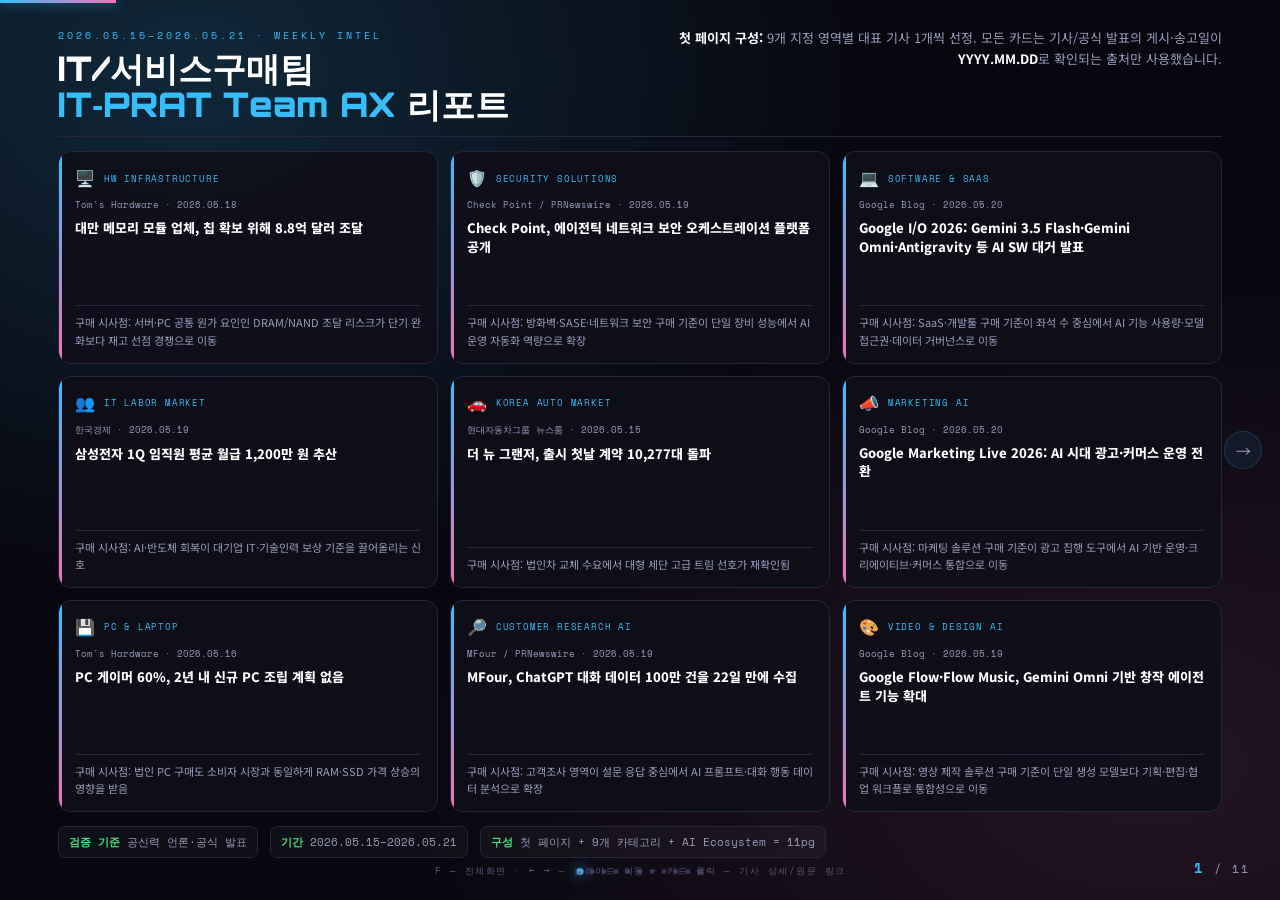
<file: 260522_Report_GPT.html>
<!DOCTYPE html>
<html lang="ko">
<head>
<meta charset="UTF-8">
<meta name="viewport" content="width=device-width, initial-scale=1.0">
<title>IT‑PRAT Team AX Weekly Report · 2026.05.15–21</title>
<link href="https://fonts.googleapis.com/css2?family=Space+Mono:wght@400;700&family=Noto+Sans+KR:wght@300;400;500;700;900&family=Orbitron:wght@700;900&display=swap" rel="stylesheet">
<style>
:root{--bg:#07070f;--surface:#0f0f1a;--surface2:#161625;--border:#25253d;--border-b:#343456;--text:#f2f2ff;--muted:#9a9abb;--dim:#585878;--blue:#38bdf8;--pink:#f472b6;--cyan:#2dd4bf;--amber:#fbbf24;--red:#fb7185;--green:#4ade80;--violet:#a78bfa;--white:#fff}
*,*::before,*::after{margin:0;padding:0;box-sizing:border-box}html,body{width:100%;height:100%;background:#000;overflow:hidden;font-family:'Noto Sans KR',sans-serif;color:var(--text);user-select:none}a{color:inherit}
#pbar{position:fixed;top:0;left:0;z-index:999;height:3px;background:linear-gradient(90deg,var(--blue),var(--pink));transition:width .45s cubic-bezier(.4,0,.2,1);box-shadow:0 0 12px rgba(56,189,248,.8)}
#pnum{position:fixed;bottom:22px;right:30px;z-index:999;font-family:'Space Mono',monospace;font-size:12px;color:var(--muted);letter-spacing:2px}#pnum span{color:var(--blue);font-weight:700;font-size:14px}
#dots{position:fixed;bottom:26px;left:50%;transform:translateX(-50%);display:flex;gap:7px;z-index:999}.dot{width:5px;height:5px;border-radius:50%;background:var(--border-b);cursor:pointer;transition:all .3s}.dot.on{background:var(--blue);box-shadow:0 0 10px var(--blue);transform:scale(1.4)}
.arr{position:fixed;top:50%;z-index:998;transform:translateY(-50%);width:38px;height:38px;background:rgba(56,189,248,.08);border:1px solid rgba(56,189,248,.2);border-radius:50%;display:flex;align-items:center;justify-content:center;cursor:pointer;font-size:15px;color:var(--muted);transition:all .2s;backdrop-filter:blur(6px)}.arr:hover{background:rgba(56,189,248,.22);color:#fff;border-color:var(--blue)}#ap{left:18px}#an{right:18px}.arr.hide{opacity:0;pointer-events:none}
#hint{position:fixed;bottom:22px;left:50%;transform:translateX(-50%);z-index:999;font-family:'Space Mono',monospace;font-size:9px;color:var(--dim);letter-spacing:1.5px;transition:opacity .5s;white-space:nowrap}
#slider{width:100%;height:100%;position:relative;overflow:hidden}.slide{position:absolute;inset:0;width:100%;height:100%;display:flex;flex-direction:column;background:var(--bg);opacity:0;transform:translateX(60px);transition:opacity .42s cubic-bezier(.4,0,.2,1),transform .42s cubic-bezier(.4,0,.2,1);pointer-events:none;overflow:hidden}.slide.on{opacity:1;transform:translateX(0);pointer-events:all}.slide.xl{opacity:0;transform:translateX(-60px)}.slide.xr{opacity:0;transform:translateX(60px)}
.cover{background:radial-gradient(ellipse at 15% 8%,rgba(56,189,248,.18) 0%,transparent 44%),radial-gradient(ellipse at 90% 85%,rgba(244,114,182,.12) 0%,transparent 48%),var(--bg);padding:28px 58px 42px;gap:14px}.cover-head{display:flex;justify-content:space-between;align-items:flex-start;border-bottom:1px solid var(--border);padding-bottom:14px}.cv-badge{font-family:'Space Mono',monospace;font-size:10px;color:var(--blue);letter-spacing:3px;text-transform:uppercase;margin-bottom:8px}.cv-title{font-family:'Orbitron',sans-serif;font-size:34px;font-weight:900;line-height:1.05;color:white}.cv-title em{font-style:normal;color:var(--blue)}.cv-desc{max-width:560px;font-size:13px;color:var(--muted);line-height:1.6;text-align:right}.cv-desc b{color:white}.top-grid{flex:1;display:grid;grid-template-columns:repeat(3,1fr);grid-template-rows:repeat(3,1fr);gap:12px;min-height:0}.top-card{background:rgba(15,15,26,.92);border:1px solid var(--border);border-radius:13px;padding:14px 16px;text-decoration:none;display:flex;flex-direction:column;gap:8px;position:relative;overflow:hidden;transition:all .2s}.top-card::before{content:'';position:absolute;left:0;top:0;width:3px;height:100%;background:linear-gradient(var(--blue),var(--pink))}.top-card:hover{transform:translateY(-2px);border-color:var(--blue);background:rgba(56,189,248,.06)}.top-meta{display:flex;gap:8px;align-items:center;font-family:'Space Mono',monospace;font-size:9px;color:var(--blue);letter-spacing:.8px;text-transform:uppercase}.top-icon{font-size:16px}.top-date{font-family:'Space Mono',monospace;font-size:8.5px;color:var(--muted)}.top-head{font-size:13px;font-weight:800;line-height:1.45;color:white}.top-impact{font-size:11px;line-height:1.55;color:var(--muted);border-top:1px solid var(--border);padding-top:8px;margin-top:auto}.verify-strip{display:flex;gap:12px;font-size:11px;color:var(--muted);font-family:'Space Mono',monospace}.verify-strip span{border:1px solid var(--border);background:rgba(255,255,255,.03);border-radius:7px;padding:7px 10px}.verify-strip b{color:var(--green)}
.cs{padding:0;display:flex;flex-direction:column}.sh{padding:18px 60px 14px;border-bottom:1px solid var(--border);display:flex;align-items:center;justify-content:space-between;flex-shrink:0}.sh-l{display:flex;align-items:center;gap:14px}.si{width:42px;height:42px;background:var(--surface2);border:1px solid var(--border-b);border-radius:10px;display:flex;align-items:center;justify-content:center;font-size:18px;flex-shrink:0}.stitle{font-family:'Orbitron',sans-serif;font-size:20px;font-weight:700;color:#fff;letter-spacing:.5px}.ssub{font-family:'Space Mono',monospace;font-size:9px;color:var(--muted);letter-spacing:1.5px;text-transform:uppercase;margin-top:3px}.emg{background:var(--red);color:#fff;font-size:9px;font-weight:700;font-family:'Space Mono',monospace;padding:4px 10px;border-radius:4px;letter-spacing:1px;margin-left:auto}
.pills{display:flex;gap:10px;padding:10px 60px;border-bottom:1px solid var(--border);flex-shrink:0}.pill{background:var(--surface2);border:1px solid var(--border-b);border-radius:7px;padding:7px 14px;flex:1}.pl{font-family:'Space Mono',monospace;font-size:8px;color:var(--muted);letter-spacing:1px;text-transform:uppercase;margin-bottom:3px}.pv{font-size:13px;font-weight:700;color:var(--blue)}
.igrid{flex:1;display:grid;grid-template-columns:repeat(3,1fr);gap:14px;padding:14px 60px;overflow:hidden}.ic{background:var(--surface);border:1px solid var(--border);border-radius:12px;padding:16px 18px;display:flex;flex-direction:column;gap:8px;cursor:pointer;text-decoration:none;color:inherit;transition:all .2s;position:relative;overflow:hidden}.ic::before{content:'';position:absolute;left:0;top:0;bottom:0;width:3px;background:var(--blue);border-radius:3px 0 0 3px;transition:background .2s}.ic:hover{border-color:var(--blue);background:rgba(56,189,248,.05);transform:translateY(-2px);box-shadow:0 8px 28px rgba(56,189,248,.1)}.ic:hover::before{background:var(--pink)}.ic-src{font-family:'Space Mono',monospace;font-size:8.5px;color:var(--blue);letter-spacing:.5px;display:flex;align-items:center;gap:4px}.ic-src::before{content:'↗'}.ic-head{font-size:13px;font-weight:800;color:var(--text);line-height:1.5}.ic-sum{font-size:11.2px;color:var(--muted);line-height:1.6;border-top:1px solid var(--border);padding-top:8px;margin-top:2px}.ic-pts{display:flex;flex-direction:column;gap:5px;margin-top:2px}.ic-pt{font-size:10.8px;color:var(--muted);line-height:1.45;display:flex;gap:6px;align-items:flex-start}.ic-pt::before{content:'▸';color:var(--blue);flex-shrink:0;font-size:9px;margin-top:2px}.ic-tag{display:inline-flex;margin-top:auto;font-family:'Space Mono',monospace;font-size:8px;background:rgba(56,189,248,.1);color:var(--blue);border:1px solid rgba(56,189,248,.2);border-radius:4px;padding:2px 7px;letter-spacing:.5px;align-self:flex-start}
.abar{margin:0 60px 16px;background:linear-gradient(135deg,rgba(56,189,248,.08),rgba(244,114,182,.05));border:1px solid rgba(56,189,248,.25);border-radius:10px;padding:13px 18px;display:flex;align-items:center;gap:14px;flex-shrink:0}.aicon{width:28px;height:28px;background:linear-gradient(135deg,var(--blue),var(--pink));border-radius:6px;display:flex;align-items:center;justify-content:center;font-size:13px;flex-shrink:0}.albl{font-family:'Space Mono',monospace;font-size:8px;color:#7dd3fc;letter-spacing:1.5px;text-transform:uppercase;margin-bottom:4px}.atxt{font-size:13px;font-weight:700;color:#fff;line-height:1.5}
.moverlay{display:none;position:fixed;inset:0;background:rgba(0,0,0,.82);z-index:9999;backdrop-filter:blur(6px);align-items:center;justify-content:center}.moverlay.open{display:flex}.mbox{background:var(--surface);border:1px solid var(--border-b);border-radius:16px;width:640px;max-width:94vw;max-height:88vh;overflow-y:auto;animation:mIn .2s ease}@keyframes mIn{from{opacity:0;transform:scale(.96) translateY(8px)}to{opacity:1;transform:scale(1) translateY(0)}}.mh{padding:20px 24px 16px;border-bottom:1px solid var(--border);display:flex;justify-content:space-between;align-items:flex-start;position:sticky;top:0;background:var(--surface);z-index:1}.mt{font-family:'Orbitron',sans-serif;font-size:13px;font-weight:700;color:#fff;line-height:1.4;margin-bottom:4px}.ms{font-family:'Space Mono',monospace;font-size:9px;color:var(--muted)}.mx{background:var(--surface2);border:1px solid var(--border-b);color:var(--muted);width:28px;height:28px;border-radius:6px;cursor:pointer;font-size:14px;display:flex;align-items:center;justify-content:center;flex-shrink:0;transition:all .15s}.mx:hover{border-color:var(--red);color:var(--red)}.mb{padding:20px 24px 24px}.msum{font-size:13px;color:var(--text);line-height:1.7;margin-bottom:14px}.mpts{display:flex;flex-direction:column;gap:8px;margin-bottom:16px}.mpt{background:var(--surface2);border-left:3px solid var(--blue);border-radius:0 6px 6px 0;padding:9px 13px;font-size:12.5px;color:var(--text);line-height:1.55}.mlnk{display:inline-flex;align-items:center;gap:6px;background:linear-gradient(135deg,var(--blue),var(--pink));color:#fff;text-decoration:none;padding:10px 20px;border-radius:8px;font-size:12px;font-weight:600;font-family:'Space Mono',monospace;transition:opacity .15s}.mlnk:hover{opacity:.85}.mdt{font-family:'Space Mono',monospace;font-size:9px;color:var(--muted);margin-top:10px}
@media(max-width:900px){.cover,.sh,.pills,.igrid,.abar{padding-left:30px;padding-right:30px}.top-grid,.igrid{grid-template-columns:1fr}.slide{overflow:auto}.cover{overflow:auto}.cv-desc{text-align:left}.cover-head{flex-direction:column;gap:10px}.verify-strip{flex-wrap:wrap}}
</style>
</head>
<body>
<div id="pbar"></div><div id="pnum"><span id="cp">1</span> / 11</div><div id="dots"><div class="dot on" onclick="go(0)"></div><div class="dot" onclick="go(1)"></div><div class="dot" onclick="go(2)"></div><div class="dot" onclick="go(3)"></div><div class="dot" onclick="go(4)"></div><div class="dot" onclick="go(5)"></div><div class="dot" onclick="go(6)"></div><div class="dot" onclick="go(7)"></div><div class="dot" onclick="go(8)"></div><div class="dot" onclick="go(9)"></div><div class="dot" onclick="go(10)"></div></div><div class="arr hide" id="ap" onclick="go(cur-1)">←</div><div class="arr" id="an" onclick="go(cur+1)">→</div><div id="hint">F — 전체화면 · ← → — 슬라이드 이동 · 카드 클릭 — 기사 상세/원문 링크</div>
<div class="moverlay" id="modal" onclick="cmo(event)"><div class="mbox"><div class="mh"><div style="flex:1;padding-right:12px"><div class="mt" id="mt"></div><div class="ms" id="ms"></div></div><button class="mx" onclick="cmb()">✕</button></div><div class="mb"><div class="msum" id="msu"></div><div class="mpts" id="mpt"></div><a class="mlnk" id="ml" href="#" target="_blank" rel="noopener">🔗 원문 기사 바로 보기</a><div class="mdt" id="mdt"></div></div></div></div>
<div id="slider">

<div class="slide cover on" data-i="0">
  <div class="cover-head">
    <div>
      <div class="cv-badge">2026.05.15–2026.05.21 · WEEKLY INTEL</div>
      <div class="cv-title">IT/서비스구매팀<br><em>IT‑PRAT Team AX</em> 리포트</div>
    </div>
    <div class="cv-desc"><b>첫 페이지 구성:</b> 9개 지정 영역별 대표 기사 1개씩 선정. 모든 카드는 기사/공식 발표의 게시·송고일이 <b>YYYY.MM.DD</b>로 확인되는 출처만 사용했습니다.</div>
  </div>
  <div class="top-grid">
      <a class="top-card" href="https://www.tomshardware.com/tech-industry/taiwanese-memory-module-makers-raise-880-million-to-stockpile-chips" target="_blank" rel="noopener" onclick='om(event,{"t": "대만 메모리 모듈 업체, 칩 확보 위해 8.8억 달러 조달", "s": "Tom&#39;s Hardware · 2026.05.18", "sum": "ADATA·TeamGroup 등 대만 메모리 모듈 업체가 DRAM·NAND 가격 급등과 공급 부족 대응을 위해 약 8.8억 달러 규모 자금 조달에 나섰다. Q1 DRAM 가격 90~95%, NAND 약 60% 상승 이후 Q2 추가 상승 가능성이 언급됐다.", "pts": ["서버·PC 공통 원가 요인인 DRAM/NAND 조달 리스크가 단기 완화보다 재고 선점 경쟁으로 이동", "AI·클라우드 수요가 범용 메모리 공급을 흡수하면서 일반 IT 장비 구매 단가 전가 가능성 확대", "26년 하반기 장기 단가계약·선구매·대체 사양 설계 병행 필요"], "lnk": "https://www.tomshardware.com/tech-industry/taiwanese-memory-module-makers-raise-880-million-to-stockpile-chips", "d": "검증 기준: 게시/송고일 2026.05.18 · 출처 Tom&#39;s Hardware"})'>
        <div class="top-meta"><span class="top-icon">🖥️</span><span>HW Infrastructure</span></div>
        <div class="top-date">Tom&#x27;s Hardware · 2026.05.18</div>
        <div class="top-head">대만 메모리 모듈 업체, 칩 확보 위해 8.8억 달러 조달</div>
        <div class="top-impact">구매 시사점: 서버·PC 공통 원가 요인인 DRAM/NAND 조달 리스크가 단기 완화보다 재고 선점 경쟁으로 이동</div>
      </a>
      <a class="top-card" href="https://www.prnewswire.com/news-releases/check-point-embarks-on-a-mission-to-transform-network-security-management-with-its-agentic-network-security-orchestration-platform-to-replace-decades-of-rule-based-complexity-302776183.html" target="_blank" rel="noopener" onclick='om(event,{"t": "Check Point, 에이전틱 네트워크 보안 오케스트레이션 플랫폼 공개", "s": "Check Point / PRNewswire · 2026.05.19", "sum": "Check Point가 룰 기반 방화벽·네트워크 보안 운영의 복잡성을 줄이기 위해 에이전틱 네트워크 보안 오케스트레이션 플랫폼을 발표했다. 의도 기반 정책, 동적 예방, 통합 오케스트레이션을 강조했다.", "pts": ["방화벽·SASE·네트워크 보안 구매 기준이 단일 장비 성능에서 AI 운영 자동화 역량으로 확장", "보안 운영인력 부족을 보완하는 Agentic SecOps 기능이 차세대 평가 항목으로 부상", "네트워크 보안 RFP에 정책 자동화·변경 검증·감사 로그 항목 반영 필요"], "lnk": "https://www.prnewswire.com/news-releases/check-point-embarks-on-a-mission-to-transform-network-security-management-with-its-agentic-network-security-orchestration-platform-to-replace-decades-of-rule-based-complexity-302776183.html", "d": "검증 기준: 게시/송고일 2026.05.19 · 출처 Check Point / PRNewswire"})'>
        <div class="top-meta"><span class="top-icon">🛡️</span><span>Security Solutions</span></div>
        <div class="top-date">Check Point / PRNewswire · 2026.05.19</div>
        <div class="top-head">Check Point, 에이전틱 네트워크 보안 오케스트레이션 플랫폼 공개</div>
        <div class="top-impact">구매 시사점: 방화벽·SASE·네트워크 보안 구매 기준이 단일 장비 성능에서 AI 운영 자동화 역량으로 확장</div>
      </a>
      <a class="top-card" href="https://blog.google/innovation-and-ai/technology/ai/google-io-2026-all-our-announcements/" target="_blank" rel="noopener" onclick='om(event,{"t": "Google I/O 2026: Gemini 3.5 Flash·Gemini Omni·Antigravity 등 AI SW 대거 발표", "s": "Google Blog · 2026.05.20", "sum": "Google은 I/O 2026에서 Gemini 3.5 Flash, Gemini Omni, Antigravity, AI 개발·검색·생산성 도구 등 100개 주요 업데이트를 발표했다. 기업 SW 구매 관점에서는 AI 기능이 기본 내장되는 플랫폼화 흐름이 강화됐다.", "pts": ["SaaS·개발툴 구매 기준이 좌석 수 중심에서 AI 기능 사용량·모델 접근권·데이터 거버넌스로 이동", "Google Workspace·Cloud·AI Studio 연동 확대에 따라 기존 SaaS 중복 기능 점검 필요", "AI 기능이 포함된 기본 요금제와 고급 요금제 간 비용 차이를 계약 단계에서 분리 검토해야 함"], "lnk": "https://blog.google/innovation-and-ai/technology/ai/google-io-2026-all-our-announcements/", "d": "검증 기준: 게시/송고일 2026.05.20 · 출처 Google Blog"})'>
        <div class="top-meta"><span class="top-icon">💻</span><span>Software &amp; SaaS</span></div>
        <div class="top-date">Google Blog · 2026.05.20</div>
        <div class="top-head">Google I/O 2026: Gemini 3.5 Flash·Gemini Omni·Antigravity 등 AI SW 대거 발표</div>
        <div class="top-impact">구매 시사점: SaaS·개발툴 구매 기준이 좌석 수 중심에서 AI 기능 사용량·모델 접근권·데이터 거버넌스로 이동</div>
      </a>
      <a class="top-card" href="https://www.hankyung.com/article/202605184237g" target="_blank" rel="noopener" onclick='om(event,{"t": "삼성전자 1Q 임직원 평균 월급 1,200만 원 추산", "s": "한국경제 · 2026.05.19", "sum": "한국CXO연구소 분석을 인용해 삼성전자 임직원의 2026년 1분기 평균 보수가 약 3,600만 원, 월평균 1,200만 원 수준으로 전년 동기 대비 25% 이상 늘었을 것으로 추산했다.", "pts": ["AI·반도체 회복이 대기업 IT·기술인력 보상 기준을 끌어올리는 신호", "SI/SM·AI 개발 인력 단가 협상 시 대기업 보상 상승을 시장 압력 변수로 반영 필요", "고급 AI·보안·클라우드 인력 유지비용 상승에 따른 용역 단가 방어 논리 필요"], "lnk": "https://www.hankyung.com/article/202605184237g", "d": "검증 기준: 게시/송고일 2026.05.19 · 출처 한국경제"})'>
        <div class="top-meta"><span class="top-icon">👥</span><span>IT Labor Market</span></div>
        <div class="top-date">한국경제 · 2026.05.19</div>
        <div class="top-head">삼성전자 1Q 임직원 평균 월급 1,200만 원 추산</div>
        <div class="top-impact">구매 시사점: AI·반도체 회복이 대기업 IT·기술인력 보상 기준을 끌어올리는 신호</div>
      </a>
      <a class="top-card" href="https://www.hyundaimotorgroup.com/ko/news/hyundai-motor-company-new-grandeur-launch-10000-orders" target="_blank" rel="noopener" onclick='om(event,{"t": "더 뉴 그랜저, 출시 첫날 계약 10,277대 돌파", "s": "현대자동차그룹 뉴스룸 · 2026.05.15", "sum": "현대차는 더 뉴 그랜저가 출시 첫날 10,277대 계약을 기록해 역대 페이스리프트 모델 중 두 번째로 높은 실적을 냈다고 밝혔다. 최상위 캘리그래피 선택 비중도 41%로 상승했다.", "pts": ["법인차 교체 수요에서 대형 세단 고급 트림 선호가 재확인됨", "차량 구매 예산 산정 시 기본 트림보다 고급 트림 실구매 비중을 반영해야 함", "초기 수요 집중에 따른 납기·할인 조건 변동을 모니터링 필요"], "lnk": "https://www.hyundaimotorgroup.com/ko/news/hyundai-motor-company-new-grandeur-launch-10000-orders", "d": "검증 기준: 게시/송고일 2026.05.15 · 출처 현대자동차그룹 뉴스룸"})'>
        <div class="top-meta"><span class="top-icon">🚗</span><span>Korea Auto Market</span></div>
        <div class="top-date">현대자동차그룹 뉴스룸 · 2026.05.15</div>
        <div class="top-head">더 뉴 그랜저, 출시 첫날 계약 10,277대 돌파</div>
        <div class="top-impact">구매 시사점: 법인차 교체 수요에서 대형 세단 고급 트림 선호가 재확인됨</div>
      </a>
      <a class="top-card" href="https://blog.google/products/ads-commerce/google-marketing-live-2026-collection/" target="_blank" rel="noopener" onclick='om(event,{"t": "Google Marketing Live 2026: AI 시대 광고·커머스 운영 전환", "s": "Google Blog · 2026.05.20", "sum": "Google은 Marketing Live 2026에서 Gemini 기반 광고, 고성능 크리에이티브, 에이전틱 기술을 중심으로 마케팅 프로세스 전반을 AI로 전환하는 방향을 발표했다.", "pts": ["마케팅 솔루션 구매 기준이 광고 집행 도구에서 AI 기반 운영·크리에이티브·커머스 통합으로 이동", "광고 대행·솔루션 계약 시 AI 자동화 범위와 데이터 연동 범위를 명시해야 함", "AI 광고 플랫폼의 성과 측정·A/B 테스트·브랜드 가이드 준수 기능 확인 필요"], "lnk": "https://blog.google/products/ads-commerce/google-marketing-live-2026-collection/", "d": "검증 기준: 게시/송고일 2026.05.20 · 출처 Google Blog"})'>
        <div class="top-meta"><span class="top-icon">📣</span><span>Marketing AI</span></div>
        <div class="top-date">Google Blog · 2026.05.20</div>
        <div class="top-head">Google Marketing Live 2026: AI 시대 광고·커머스 운영 전환</div>
        <div class="top-impact">구매 시사점: 마케팅 솔루션 구매 기준이 광고 집행 도구에서 AI 기반 운영·크리에이티브·커머스 통합으로 이동</div>
      </a>
      <a class="top-card" href="https://www.tomshardware.com/tech-industry/60-percent-of-pc-gamers-have-no-plans-to-build-a-new-pc-in-the-next-two-years-ai-pricing-crunch-on-ram-and-other-components-paralyze-enthusiast-market" target="_blank" rel="noopener" onclick='om(event,{"t": "PC 게이머 60%, 2년 내 신규 PC 조립 계획 없음", "s": "Tom&#39;s Hardware · 2026.05.16", "sum": "Tom’s Hardware는 1,500명 이상 대상 설문에서 60%가 향후 2년 내 신규 PC 조립 계획이 없다고 답했다고 보도했다. AI 데이터센터 확대로 RAM·SSD·GPU 가격이 상승하면서 소비자 PC 시장이 위축되고 있다.", "pts": ["법인 PC 구매도 소비자 시장과 동일하게 RAM·SSD 가격 상승의 영향을 받음", "일괄 교체보다 필수 수요 중심 분산 구매와 메모리 옵션 표준화 필요", "PC 조달 예산에 메모리 가격 변동률을 별도 리스크 항목으로 반영"], "lnk": "https://www.tomshardware.com/tech-industry/60-percent-of-pc-gamers-have-no-plans-to-build-a-new-pc-in-the-next-two-years-ai-pricing-crunch-on-ram-and-other-components-paralyze-enthusiast-market", "d": "검증 기준: 게시/송고일 2026.05.16 · 출처 Tom&#39;s Hardware"})'>
        <div class="top-meta"><span class="top-icon">💾</span><span>PC &amp; Laptop</span></div>
        <div class="top-date">Tom&#x27;s Hardware · 2026.05.16</div>
        <div class="top-head">PC 게이머 60%, 2년 내 신규 PC 조립 계획 없음</div>
        <div class="top-impact">구매 시사점: 법인 PC 구매도 소비자 시장과 동일하게 RAM·SSD 가격 상승의 영향을 받음</div>
      </a>
      <a class="top-card" href="https://www.prnewswire.com/news-releases/mfour-now-ingesting-1m-chatgpt-conversations-every-22-days-302776065.html" target="_blank" rel="noopener" onclick='om(event,{"t": "MFour, ChatGPT 대화 데이터 100만 건을 22일 만에 수집", "s": "MFour / PRNewswire · 2026.05.19", "sum": "MFour Data Research는 ChatGPT 대화 데이터 이니셔티브가 4월 20일부터 5월 11일까지 22일 만에 100만 건 이상의 대화를 수집했다고 발표했다. 브랜드가 소비자의 AI 사용 행동을 주 단위로 추적할 수 있다는 점을 강조했다.", "pts": ["고객조사 영역이 설문 응답 중심에서 AI 프롬프트·대화 행동 데이터 분석으로 확장", "시장분석 용역 구매 시 AI 대화 데이터, 패널 동의, 개인정보 처리 기준 확인 필요", "정기 리서치 과제에 AI 사용 행태 트래킹 지표를 추가할 필요"], "lnk": "https://www.prnewswire.com/news-releases/mfour-now-ingesting-1m-chatgpt-conversations-every-22-days-302776065.html", "d": "검증 기준: 게시/송고일 2026.05.19 · 출처 MFour / PRNewswire"})'>
        <div class="top-meta"><span class="top-icon">🔎</span><span>Customer Research AI</span></div>
        <div class="top-date">MFour / PRNewswire · 2026.05.19</div>
        <div class="top-head">MFour, ChatGPT 대화 데이터 100만 건을 22일 만에 수집</div>
        <div class="top-impact">구매 시사점: 고객조사 영역이 설문 응답 중심에서 AI 프롬프트·대화 행동 데이터 분석으로 확장</div>
      </a>
      <a class="top-card" href="https://blog.google/innovation-and-ai/models-and-research/google-labs/flow-updates/" target="_blank" rel="noopener" onclick='om(event,{"t": "Google Flow·Flow Music, Gemini Omni 기반 창작 에이전트 기능 확대", "s": "Google Blog · 2026.05.19", "sum": "Google은 Flow와 Flow Music에 Gemini Omni, 창작 단계별 에이전트, 모바일 앱, 노코드 워크플로 제작 기능을 추가한다고 발표했다. 영상·음악 제작 워크플로가 에이전트형 AI로 이동하고 있다.", "pts": ["영상 제작 솔루션 구매 기준이 단일 생성 모델보다 기획·편집·협업 워크플로 통합성으로 이동", "디자인·영상 외주비 절감 가능성과 내부 검수·브랜드 통제 비용을 함께 산정해야 함", "AI 생성물 워터마크·권리·상업 사용 조건 확인 필요"], "lnk": "https://blog.google/innovation-and-ai/models-and-research/google-labs/flow-updates/", "d": "검증 기준: 게시/송고일 2026.05.19 · 출처 Google Blog"})'>
        <div class="top-meta"><span class="top-icon">🎨</span><span>Video &amp; Design AI</span></div>
        <div class="top-date">Google Blog · 2026.05.19</div>
        <div class="top-head">Google Flow·Flow Music, Gemini Omni 기반 창작 에이전트 기능 확대</div>
        <div class="top-impact">구매 시사점: 영상 제작 솔루션 구매 기준이 단일 생성 모델보다 기획·편집·협업 워크플로 통합성으로 이동</div>
      </a></div>
  <div class="verify-strip"><span><b>검증 기준</b> 공신력 언론·공식 발표</span><span><b>기간</b> 2026.05.15–2026.05.21</span><span><b>구성</b> 첫 페이지 + 9개 카테고리 + AI Ecosystem = 11pg</span></div>
</div>

<div class="slide cs" data-i="1">
  <div class="sh"><div class="sh-l"><div class="si">🖥️</div><div><div class="stitle">HW Infrastructure</div><div class="ssub">x86 · DRAM · Storage</div></div></div><span class="emg">VERIFIED DATE</span></div>
  <div class="pills"><div class="pill"><div class="pl">Tom&#x27;s Hardware</div><div class="pv">■ 2026.05.18 · DRAM/NAND 가격</div></div><div class="pill"><div class="pl">Tom&#x27;s Hardware</div><div class="pv">■ 2026.05.16 · AI DC 네트워크</div></div><div class="pill"><div class="pl">Tom&#x27;s Hardware</div><div class="pv">■ 2026.05.21 · Rubin 원가</div></div></div>
  <div class="igrid">
    <a class="ic" href="https://www.tomshardware.com/tech-industry/taiwanese-memory-module-makers-raise-880-million-to-stockpile-chips" target="_blank" rel="noopener" onclick='om(event,{"t": "대만 메모리 모듈 업체, 칩 확보 위해 8.8억 달러 조달", "s": "Tom&#39;s Hardware · 2026.05.18", "sum": "ADATA·TeamGroup 등 대만 메모리 모듈 업체가 DRAM·NAND 가격 급등과 공급 부족 대응을 위해 약 8.8억 달러 규모 자금 조달에 나섰다. Q1 DRAM 가격 90~95%, NAND 약 60% 상승 이후 Q2 추가 상승 가능성이 언급됐다.", "pts": ["서버·PC 공통 원가 요인인 DRAM/NAND 조달 리스크가 단기 완화보다 재고 선점 경쟁으로 이동", "AI·클라우드 수요가 범용 메모리 공급을 흡수하면서 일반 IT 장비 구매 단가 전가 가능성 확대", "26년 하반기 장기 단가계약·선구매·대체 사양 설계 병행 필요"], "lnk": "https://www.tomshardware.com/tech-industry/taiwanese-memory-module-makers-raise-880-million-to-stockpile-chips", "d": "검증 기준: 게시/송고일 2026.05.18 · 출처 Tom&#39;s Hardware"})'>
      <div class="ic-src">Tom&#x27;s Hardware · 2026.05.18</div>
      <div class="ic-head">대만 메모리 모듈 업체, 칩 확보 위해 8.8억 달러 조달</div>
      <div class="ic-sum">ADATA·TeamGroup 등 대만 메모리 모듈 업체가 DRAM·NAND 가격 급등과 공급 부족 대응을 위해 약 8.8억 달러 규모 자금 조달에 나섰다. Q1 DRAM 가격 90~95%, NAND 약 60% 상승 이후 Q2 추가 상승 가능성이 언급됐다.</div>
      <div class="ic-pts"><div class="ic-pt">서버·PC 공통 원가 요인인 DRAM/NAND 조달 리스크가 단기 완화보다 재고 선점 경쟁으로 이동</div><div class="ic-pt">AI·클라우드 수요가 범용 메모리 공급을 흡수하면서 일반 IT 장비 구매 단가 전가 가능성 확대</div><div class="ic-pt">26년 하반기 장기 단가계약·선구매·대체 사양 설계 병행 필요</div></div>
      <span class="ic-tag">DRAM/NAND 가격</span>
    </a>
    <a class="ic" href="https://www.tomshardware.com/tech-industry/ai-data-centers-are-consuming-fiber-optic-cable-faster-than-suppliers-can-make-it" target="_blank" rel="noopener" onclick='om(event,{"t": "AI 데이터센터, 일반 서버 대비 광섬유 36배 필요", "s": "Tom&#39;s Hardware · 2026.05.16", "sum": "AI 데이터센터 구축 확대가 광섬유·케이블 수급을 압박하고 있으며 일부 케이블 리드타임은 1년까지 늘어날 수 있다는 분석이 나왔다. AI 인프라가 GPU·서버뿐 아니라 네트워크 자재 조달 병목으로 확대되는 신호다.", "pts": ["GPU 클러스터 구매 시 서버 단품보다 네트워크·광케이블·랙 단위 부대 자재 수급을 함께 관리해야 함", "데이터센터 증설 프로젝트는 광케이블 리드타임을 CAPEX 일정 리스크로 반영 필요", "AI 인프라 견적 비교 시 서버 가격 외 네트워크 자재 TCO 별도 산정 필요"], "lnk": "https://www.tomshardware.com/tech-industry/ai-data-centers-are-consuming-fiber-optic-cable-faster-than-suppliers-can-make-it", "d": "검증 기준: 게시/송고일 2026.05.16 · 출처 Tom&#39;s Hardware"})'>
      <div class="ic-src">Tom&#x27;s Hardware · 2026.05.16</div>
      <div class="ic-head">AI 데이터센터, 일반 서버 대비 광섬유 36배 필요</div>
      <div class="ic-sum">AI 데이터센터 구축 확대가 광섬유·케이블 수급을 압박하고 있으며 일부 케이블 리드타임은 1년까지 늘어날 수 있다는 분석이 나왔다. AI 인프라가 GPU·서버뿐 아니라 네트워크 자재 조달 병목으로 확대되는 신호다.</div>
      <div class="ic-pts"><div class="ic-pt">GPU 클러스터 구매 시 서버 단품보다 네트워크·광케이블·랙 단위 부대 자재 수급을 함께 관리해야 함</div><div class="ic-pt">데이터센터 증설 프로젝트는 광케이블 리드타임을 CAPEX 일정 리스크로 반영 필요</div><div class="ic-pt">AI 인프라 견적 비교 시 서버 가격 외 네트워크 자재 TCO 별도 산정 필요</div></div>
      <span class="ic-tag">AI DC 네트워크</span>
    </a>
    <a class="ic" href="https://www.tomshardware.com/tech-industry/artificial-intelligence/nvidias-memory-costs-soar-485-percent-latest-ai-systems-now-cost-usd7-8-million-to-build-memory-now-comprises-25-percent-of-the-total-cost-rubin-gpus-a-mere-usd50-000-apiece" target="_blank" rel="noopener" onclick='om(event,{"t": "차세대 NVIDIA Vera Rubin 랙, 메모리 원가 비중 25% 추정", "s": "Tom&#39;s Hardware · 2026.05.21", "sum": "Morgan Stanley 추정 기준 차세대 Vera Rubin 기반 VR200 NVL72 랙의 원가가 약 780만 달러에 이를 수 있으며, 메모리만 약 200만 달러로 전체의 25%를 차지한다는 보도가 나왔다.", "pts": ["AI 서버 원가의 핵심이 GPU 단가에서 메모리·스토리지 포함 랙 BOM 전체로 이동", "Rubin 세대 조달 전 HBM·DRAM·NAND 원가 민감도 시나리오 필요", "GPU 서버 견적 검토 시 메모리 옵션 변경에 따른 TCO·감가 영향 별도 추적"], "lnk": "https://www.tomshardware.com/tech-industry/artificial-intelligence/nvidias-memory-costs-soar-485-percent-latest-ai-systems-now-cost-usd7-8-million-to-build-memory-now-comprises-25-percent-of-the-total-cost-rubin-gpus-a-mere-usd50-000-apiece", "d": "검증 기준: 게시/송고일 2026.05.21 · 출처 Tom&#39;s Hardware"})'>
      <div class="ic-src">Tom&#x27;s Hardware · 2026.05.21</div>
      <div class="ic-head">차세대 NVIDIA Vera Rubin 랙, 메모리 원가 비중 25% 추정</div>
      <div class="ic-sum">Morgan Stanley 추정 기준 차세대 Vera Rubin 기반 VR200 NVL72 랙의 원가가 약 780만 달러에 이를 수 있으며, 메모리만 약 200만 달러로 전체의 25%를 차지한다는 보도가 나왔다.</div>
      <div class="ic-pts"><div class="ic-pt">AI 서버 원가의 핵심이 GPU 단가에서 메모리·스토리지 포함 랙 BOM 전체로 이동</div><div class="ic-pt">Rubin 세대 조달 전 HBM·DRAM·NAND 원가 민감도 시나리오 필요</div><div class="ic-pt">GPU 서버 견적 검토 시 메모리 옵션 변경에 따른 TCO·감가 영향 별도 추적</div></div>
      <span class="ic-tag">Rubin 원가</span>
    </a></div>
  <div class="abar"><div class="aicon">🖥️</div><div><div class="albl">STRATEGIC PROCUREMENT ACTION</div><div class="atxt">메모리·스토리지·광케이블 수급을 서버 견적과 분리하지 말고 AI 인프라 전체 BOM 기준으로 관리. 26년 하반기 장기 단가계약, 선구매, 대체 사양 시나리오를 병행 검토.</div></div></div>
</div>

<div class="slide cs" data-i="2">
  <div class="sh"><div class="sh-l"><div class="si">🛡️</div><div><div class="stitle">Security Solutions</div><div class="ssub">보안 장비 · 솔루션 · 컴플라이언스</div></div></div><span class="emg">VERIFIED DATE</span></div>
  <div class="pills"><div class="pill"><div class="pl">Check Point / PRNewswire</div><div class="pv">■ 2026.05.19 · Agentic Security</div></div><div class="pill"><div class="pl">뉴스핌</div><div class="pv">■ 2026.05.15 · Zero Trust/SASE</div></div><div class="pill"><div class="pl">The Guardian</div><div class="pv">■ 2026.05.18 · AI Cyber Risk</div></div></div>
  <div class="igrid">
    <a class="ic" href="https://www.prnewswire.com/news-releases/check-point-embarks-on-a-mission-to-transform-network-security-management-with-its-agentic-network-security-orchestration-platform-to-replace-decades-of-rule-based-complexity-302776183.html" target="_blank" rel="noopener" onclick='om(event,{"t": "Check Point, 에이전틱 네트워크 보안 오케스트레이션 플랫폼 공개", "s": "Check Point / PRNewswire · 2026.05.19", "sum": "Check Point가 룰 기반 방화벽·네트워크 보안 운영의 복잡성을 줄이기 위해 에이전틱 네트워크 보안 오케스트레이션 플랫폼을 발표했다. 의도 기반 정책, 동적 예방, 통합 오케스트레이션을 강조했다.", "pts": ["방화벽·SASE·네트워크 보안 구매 기준이 단일 장비 성능에서 AI 운영 자동화 역량으로 확장", "보안 운영인력 부족을 보완하는 Agentic SecOps 기능이 차세대 평가 항목으로 부상", "네트워크 보안 RFP에 정책 자동화·변경 검증·감사 로그 항목 반영 필요"], "lnk": "https://www.prnewswire.com/news-releases/check-point-embarks-on-a-mission-to-transform-network-security-management-with-its-agentic-network-security-orchestration-platform-to-replace-decades-of-rule-based-complexity-302776183.html", "d": "검증 기준: 게시/송고일 2026.05.19 · 출처 Check Point / PRNewswire"})'>
      <div class="ic-src">Check Point / PRNewswire · 2026.05.19</div>
      <div class="ic-head">Check Point, 에이전틱 네트워크 보안 오케스트레이션 플랫폼 공개</div>
      <div class="ic-sum">Check Point가 룰 기반 방화벽·네트워크 보안 운영의 복잡성을 줄이기 위해 에이전틱 네트워크 보안 오케스트레이션 플랫폼을 발표했다. 의도 기반 정책, 동적 예방, 통합 오케스트레이션을 강조했다.</div>
      <div class="ic-pts"><div class="ic-pt">방화벽·SASE·네트워크 보안 구매 기준이 단일 장비 성능에서 AI 운영 자동화 역량으로 확장</div><div class="ic-pt">보안 운영인력 부족을 보완하는 Agentic SecOps 기능이 차세대 평가 항목으로 부상</div><div class="ic-pt">네트워크 보안 RFP에 정책 자동화·변경 검증·감사 로그 항목 반영 필요</div></div>
      <span class="ic-tag">Agentic Security</span>
    </a>
    <a class="ic" href="https://www.newspim.com/news/view/20260515000167" target="_blank" rel="noopener" onclick='om(event,{"t": "한컴위드, KISA 제로트러스트 도입 시범사업 참여", "s": "뉴스핌 · 2026.05.15", "sum": "한컴위드가 과기정통부·KISA의 2026년 제로트러스트 도입 시범사업에 참여한다고 밝혔다. 컨소시엄은 하나투어 업무 현장에 SASE 기반 제로트러스트 모델을 구축·검증할 계획이다.", "pts": ["국내 보안 솔루션 시장에서 SASE·지속 인증·양자내성암호가 실증 단계로 진입", "제로트러스트 도입 검토 시 단순 인증 솔루션보다 업무환경 적용 사례와 운영 모델 검증 필요", "국내 공급사 평가 시 KISA 실증 참여 여부·레퍼런스 확보 여부를 가점화 가능"], "lnk": "https://www.newspim.com/news/view/20260515000167", "d": "검증 기준: 게시/송고일 2026.05.15 · 출처 뉴스핌"})'>
      <div class="ic-src">뉴스핌 · 2026.05.15</div>
      <div class="ic-head">한컴위드, KISA 제로트러스트 도입 시범사업 참여</div>
      <div class="ic-sum">한컴위드가 과기정통부·KISA의 2026년 제로트러스트 도입 시범사업에 참여한다고 밝혔다. 컨소시엄은 하나투어 업무 현장에 SASE 기반 제로트러스트 모델을 구축·검증할 계획이다.</div>
      <div class="ic-pts"><div class="ic-pt">국내 보안 솔루션 시장에서 SASE·지속 인증·양자내성암호가 실증 단계로 진입</div><div class="ic-pt">제로트러스트 도입 검토 시 단순 인증 솔루션보다 업무환경 적용 사례와 운영 모델 검증 필요</div><div class="ic-pt">국내 공급사 평가 시 KISA 실증 참여 여부·레퍼런스 확보 여부를 가점화 가능</div></div>
      <span class="ic-tag">Zero Trust/SASE</span>
    </a>
    <a class="ic" href="https://www.theguardian.com/technology/2026/may/18/anthropic-ai-claude-mythos-cyber-financial-stability-board-fsb" target="_blank" rel="noopener" onclick='om(event,{"t": "Anthropic, Claude Mythos 사이버 취약점 결과를 글로벌 금융감시기구에 공유 예정", "s": "The Guardian · 2026.05.18", "sum": "Anthropic이 사이버 취약점 탐지 능력이 강화된 Claude Mythos 관련 평가 결과를 금융안정위원회(FSB)에 설명할 예정이라고 보도됐다. 고도화된 AI 모델이 보안 취약점 탐지와 공격 양면에서 리스크를 확대하고 있다.", "pts": ["AI 모델 도입 검토 시 기능성뿐 아니라 사이버 악용 가능성과 접근통제 체계를 함께 평가해야 함", "금융·통신 등 고위험 산업은 AI 모델 사용계약에 취약점 테스트·로그·감사권 조항 필요", "AI 보안 구매는 모델 보안·프롬프트 보안·권한관리까지 통합 평가 필요"], "lnk": "https://www.theguardian.com/technology/2026/may/18/anthropic-ai-claude-mythos-cyber-financial-stability-board-fsb", "d": "검증 기준: 게시/송고일 2026.05.18 · 출처 The Guardian"})'>
      <div class="ic-src">The Guardian · 2026.05.18</div>
      <div class="ic-head">Anthropic, Claude Mythos 사이버 취약점 결과를 글로벌 금융감시기구에 공유 예정</div>
      <div class="ic-sum">Anthropic이 사이버 취약점 탐지 능력이 강화된 Claude Mythos 관련 평가 결과를 금융안정위원회(FSB)에 설명할 예정이라고 보도됐다. 고도화된 AI 모델이 보안 취약점 탐지와 공격 양면에서 리스크를 확대하고 있다.</div>
      <div class="ic-pts"><div class="ic-pt">AI 모델 도입 검토 시 기능성뿐 아니라 사이버 악용 가능성과 접근통제 체계를 함께 평가해야 함</div><div class="ic-pt">금융·통신 등 고위험 산업은 AI 모델 사용계약에 취약점 테스트·로그·감사권 조항 필요</div><div class="ic-pt">AI 보안 구매는 모델 보안·프롬프트 보안·권한관리까지 통합 평가 필요</div></div>
      <span class="ic-tag">AI Cyber Risk</span>
    </a></div>
  <div class="abar"><div class="aicon">🛡️</div><div><div class="albl">STRATEGIC PROCUREMENT ACTION</div><div class="atxt">제로트러스트·SASE·Agentic Security 도입 기준을 단순 솔루션 기능이 아니라 정책 자동화, 권한통제, 감사로그, AI 악용 대응 체계까지 확장.</div></div></div>
</div>

<div class="slide cs" data-i="3">
  <div class="sh"><div class="sh-l"><div class="si">💻</div><div><div class="stitle">Software &amp; SaaS</div><div class="ssub">라이선스 · SaaS · 운영 AI</div></div></div><span class="emg">VERIFIED DATE</span></div>
  <div class="pills"><div class="pill"><div class="pl">Google Blog</div><div class="pv">■ 2026.05.20 · AI SaaS 플랫폼</div></div><div class="pill"><div class="pl">The Verge</div><div class="pv">■ 2026.05.20 · Agentic SaaS</div></div><div class="pill"><div class="pl">Microsoft Bay Area Blog</div><div class="pv">■ 2026.05.20 · AI Agent Governance</div></div></div>
  <div class="igrid">
    <a class="ic" href="https://blog.google/innovation-and-ai/technology/ai/google-io-2026-all-our-announcements/" target="_blank" rel="noopener" onclick='om(event,{"t": "Google I/O 2026: Gemini 3.5 Flash·Gemini Omni·Antigravity 등 AI SW 대거 발표", "s": "Google Blog · 2026.05.20", "sum": "Google은 I/O 2026에서 Gemini 3.5 Flash, Gemini Omni, Antigravity, AI 개발·검색·생산성 도구 등 100개 주요 업데이트를 발표했다. 기업 SW 구매 관점에서는 AI 기능이 기본 내장되는 플랫폼화 흐름이 강화됐다.", "pts": ["SaaS·개발툴 구매 기준이 좌석 수 중심에서 AI 기능 사용량·모델 접근권·데이터 거버넌스로 이동", "Google Workspace·Cloud·AI Studio 연동 확대에 따라 기존 SaaS 중복 기능 점검 필요", "AI 기능이 포함된 기본 요금제와 고급 요금제 간 비용 차이를 계약 단계에서 분리 검토해야 함"], "lnk": "https://blog.google/innovation-and-ai/technology/ai/google-io-2026-all-our-announcements/", "d": "검증 기준: 게시/송고일 2026.05.20 · 출처 Google Blog"})'>
      <div class="ic-src">Google Blog · 2026.05.20</div>
      <div class="ic-head">Google I/O 2026: Gemini 3.5 Flash·Gemini Omni·Antigravity 등 AI SW 대거 발표</div>
      <div class="ic-sum">Google은 I/O 2026에서 Gemini 3.5 Flash, Gemini Omni, Antigravity, AI 개발·검색·생산성 도구 등 100개 주요 업데이트를 발표했다. 기업 SW 구매 관점에서는 AI 기능이 기본 내장되는 플랫폼화 흐름이 강화됐다.</div>
      <div class="ic-pts"><div class="ic-pt">SaaS·개발툴 구매 기준이 좌석 수 중심에서 AI 기능 사용량·모델 접근권·데이터 거버넌스로 이동</div><div class="ic-pt">Google Workspace·Cloud·AI Studio 연동 확대에 따라 기존 SaaS 중복 기능 점검 필요</div><div class="ic-pt">AI 기능이 포함된 기본 요금제와 고급 요금제 간 비용 차이를 계약 단계에서 분리 검토해야 함</div></div>
      <span class="ic-tag">AI SaaS 플랫폼</span>
    </a>
    <a class="ic" href="https://www.theverge.com/tech/932996/google-gemini-spark-antigravity-io-2026" target="_blank" rel="noopener" onclick='om(event,{"t": "Google, Gemini Spark와 Antigravity 확장 발표", "s": "The Verge · 2026.05.20", "sum": "Google이 I/O 2026에서 Gemini Spark라는 상시 동작형 AI 에이전트와 Antigravity 개발 플랫폼 확장을 발표했다. Workspace 및 제3자 서비스와 연동되는 에이전트형 SaaS 모델이 본격화되고 있다.", "pts": ["에이전트형 SaaS는 단순 앱 구독이 아니라 권한·데이터 접근·행위 승인 정책을 동반해야 함", "MCP 기반 외부 서비스 연동이 늘면서 SaaS 계약에 보안·감사·API 한도 조건 중요성 증가", "업무 자동화 효과와 권한 오남용 리스크를 동시에 평가하는 신규 체크리스트 필요"], "lnk": "https://www.theverge.com/tech/932996/google-gemini-spark-antigravity-io-2026", "d": "검증 기준: 게시/송고일 2026.05.20 · 출처 The Verge"})'>
      <div class="ic-src">The Verge · 2026.05.20</div>
      <div class="ic-head">Google, Gemini Spark와 Antigravity 확장 발표</div>
      <div class="ic-sum">Google이 I/O 2026에서 Gemini Spark라는 상시 동작형 AI 에이전트와 Antigravity 개발 플랫폼 확장을 발표했다. Workspace 및 제3자 서비스와 연동되는 에이전트형 SaaS 모델이 본격화되고 있다.</div>
      <div class="ic-pts"><div class="ic-pt">에이전트형 SaaS는 단순 앱 구독이 아니라 권한·데이터 접근·행위 승인 정책을 동반해야 함</div><div class="ic-pt">MCP 기반 외부 서비스 연동이 늘면서 SaaS 계약에 보안·감사·API 한도 조건 중요성 증가</div><div class="ic-pt">업무 자동화 효과와 권한 오남용 리스크를 동시에 평가하는 신규 체크리스트 필요</div></div>
      <span class="ic-tag">Agentic SaaS</span>
    </a>
    <a class="ic" href="https://blogs.microsoft.com/bayarea/2026/05/20/how-snorkel-ai-helps-enterprises-build-ai-agents-they-can-trust/" target="_blank" rel="noopener" onclick='om(event,{"t": "Microsoft, Snorkel AI의 신뢰 가능한 엔터프라이즈 AI 에이전트 구축 사례 소개", "s": "Microsoft Bay Area Blog · 2026.05.20", "sum": "Microsoft는 Snorkel AI가 데이터 중심 개발 방식으로 기업 AI 에이전트의 신뢰성과 정확도를 높이는 사례를 소개했다. PoC 수준의 데모를 실제 업무 적용 가능한 에이전트로 전환하려면 데이터·평가 체계가 핵심이라는 메시지다.", "pts": ["AI SW 도입 시 모델 성능보다 업무 데이터 품질·평가 데이터셋·운영 검증 체계가 구매 핵심 조건", "도입 계약서에 정확도 기준, 평가 방식, 재학습·튜닝 책임을 명확히 할 필요", "sLLM·업무 에이전트 과제의 벤더 평가 기준으로 데이터 중심 검증 역량 반영 가능"], "lnk": "https://blogs.microsoft.com/bayarea/2026/05/20/how-snorkel-ai-helps-enterprises-build-ai-agents-they-can-trust/", "d": "검증 기준: 게시/송고일 2026.05.20 · 출처 Microsoft Bay Area Blog"})'>
      <div class="ic-src">Microsoft Bay Area Blog · 2026.05.20</div>
      <div class="ic-head">Microsoft, Snorkel AI의 신뢰 가능한 엔터프라이즈 AI 에이전트 구축 사례 소개</div>
      <div class="ic-sum">Microsoft는 Snorkel AI가 데이터 중심 개발 방식으로 기업 AI 에이전트의 신뢰성과 정확도를 높이는 사례를 소개했다. PoC 수준의 데모를 실제 업무 적용 가능한 에이전트로 전환하려면 데이터·평가 체계가 핵심이라는 메시지다.</div>
      <div class="ic-pts"><div class="ic-pt">AI SW 도입 시 모델 성능보다 업무 데이터 품질·평가 데이터셋·운영 검증 체계가 구매 핵심 조건</div><div class="ic-pt">도입 계약서에 정확도 기준, 평가 방식, 재학습·튜닝 책임을 명확히 할 필요</div><div class="ic-pt">sLLM·업무 에이전트 과제의 벤더 평가 기준으로 데이터 중심 검증 역량 반영 가능</div></div>
      <span class="ic-tag">AI Agent Governance</span>
    </a></div>
  <div class="abar"><div class="aicon">💻</div><div><div class="albl">STRATEGIC PROCUREMENT ACTION</div><div class="atxt">SaaS/AI SW 계약은 좌석 수 중심에서 모델 접근권, 사용량, 데이터 거버넌스, 에이전트 권한관리 조건 중심으로 재정의.</div></div></div>
</div>

<div class="slide cs" data-i="4">
  <div class="sh"><div class="sh-l"><div class="si">👥</div><div><div class="stitle">IT Labor Market</div><div class="ssub">국내 IT 용역 인건비 · AI 인재</div></div></div><span class="emg">VERIFIED DATE</span></div>
  <div class="pills"><div class="pill"><div class="pl">한국경제</div><div class="pv">■ 2026.05.19 · 기술인력 보상</div></div><div class="pill"><div class="pl">연합뉴스</div><div class="pv">■ 2026.05.18 · AI 인재 수급</div></div><div class="pill"><div class="pl">전자신문</div><div class="pv">■ 2026.05.18 · AI 용역 인력</div></div></div>
  <div class="igrid">
    <a class="ic" href="https://www.hankyung.com/article/202605184237g" target="_blank" rel="noopener" onclick='om(event,{"t": "삼성전자 1Q 임직원 평균 월급 1,200만 원 추산", "s": "한국경제 · 2026.05.19", "sum": "한국CXO연구소 분석을 인용해 삼성전자 임직원의 2026년 1분기 평균 보수가 약 3,600만 원, 월평균 1,200만 원 수준으로 전년 동기 대비 25% 이상 늘었을 것으로 추산했다.", "pts": ["AI·반도체 회복이 대기업 IT·기술인력 보상 기준을 끌어올리는 신호", "SI/SM·AI 개발 인력 단가 협상 시 대기업 보상 상승을 시장 압력 변수로 반영 필요", "고급 AI·보안·클라우드 인력 유지비용 상승에 따른 용역 단가 방어 논리 필요"], "lnk": "https://www.hankyung.com/article/202605184237g", "d": "검증 기준: 게시/송고일 2026.05.19 · 출처 한국경제"})'>
      <div class="ic-src">한국경제 · 2026.05.19</div>
      <div class="ic-head">삼성전자 1Q 임직원 평균 월급 1,200만 원 추산</div>
      <div class="ic-sum">한국CXO연구소 분석을 인용해 삼성전자 임직원의 2026년 1분기 평균 보수가 약 3,600만 원, 월평균 1,200만 원 수준으로 전년 동기 대비 25% 이상 늘었을 것으로 추산했다.</div>
      <div class="ic-pts"><div class="ic-pt">AI·반도체 회복이 대기업 IT·기술인력 보상 기준을 끌어올리는 신호</div><div class="ic-pt">SI/SM·AI 개발 인력 단가 협상 시 대기업 보상 상승을 시장 압력 변수로 반영 필요</div><div class="ic-pt">고급 AI·보안·클라우드 인력 유지비용 상승에 따른 용역 단가 방어 논리 필요</div></div>
      <span class="ic-tag">기술인력 보상</span>
    </a>
    <a class="ic" href="https://www.yna.co.kr/view/AKR20260516043200030" target="_blank" rel="noopener" onclick='om(event,{"t": "중기부, AI 인재 실증형 창업패키지 공모…최대 2억 원 지원", "s": "연합뉴스 · 2026.05.18", "sum": "중기부가 AI 기술 인력 확보에 어려움을 겪는 스타트업을 대상으로 정부 AI 교육과정 수료생을 매칭하고 최대 2억 원의 사업화 자금을 지원하는 사업을 공모한다고 밝혔다.", "pts": ["AI 인재 부족이 스타트업·대기업 공통 수급 리스크로 정부 지원 대상화", "AI 용역 구매 시 인력 확보력과 실제 프로젝트 실증 경험이 벤더 경쟁력으로 부상", "외부 인력 계약에서 단순 투입인력 수보다 과제 해결형 인재 활용 모델 검토 필요"], "lnk": "https://www.yna.co.kr/view/AKR20260516043200030", "d": "검증 기준: 게시/송고일 2026.05.18 · 출처 연합뉴스"})'>
      <div class="ic-src">연합뉴스 · 2026.05.18</div>
      <div class="ic-head">중기부, AI 인재 실증형 창업패키지 공모…최대 2억 원 지원</div>
      <div class="ic-sum">중기부가 AI 기술 인력 확보에 어려움을 겪는 스타트업을 대상으로 정부 AI 교육과정 수료생을 매칭하고 최대 2억 원의 사업화 자금을 지원하는 사업을 공모한다고 밝혔다.</div>
      <div class="ic-pts"><div class="ic-pt">AI 인재 부족이 스타트업·대기업 공통 수급 리스크로 정부 지원 대상화</div><div class="ic-pt">AI 용역 구매 시 인력 확보력과 실제 프로젝트 실증 경험이 벤더 경쟁력으로 부상</div><div class="ic-pt">외부 인력 계약에서 단순 투입인력 수보다 과제 해결형 인재 활용 모델 검토 필요</div></div>
      <span class="ic-tag">AI 인재 수급</span>
    </a>
    <a class="ic" href="https://www.etnews.com/20260518000272" target="_blank" rel="noopener" onclick='om(event,{"t": "“사람이 곧 기술경쟁력”…AI 인재 실증형 창업패키지 신설", "s": "전자신문 · 2026.05.18", "sum": "전자신문은 중기부가 AI 전문인력 확보에 어려움을 겪는 스타트업 지원을 위해 AI 인재 실증형 창업패키지를 신설했다고 보도했다. 단순 채용이 아닌 기업 현안 해결형 사업 설계가 핵심이다.", "pts": ["AI 인력은 채용 대상이 아니라 제품·서비스 고도화의 직접 자원으로 인식 변화", "구매 관점에서 AI 용역 계약은 결과물·마일스톤·현안 해결 기여도를 KPI화해야 함", "인력 단가 협상 시 AI 교육 수료·프로젝트 실증 레퍼런스 구분 필요"], "lnk": "https://www.etnews.com/20260518000272", "d": "검증 기준: 게시/송고일 2026.05.18 · 출처 전자신문"})'>
      <div class="ic-src">전자신문 · 2026.05.18</div>
      <div class="ic-head">“사람이 곧 기술경쟁력”…AI 인재 실증형 창업패키지 신설</div>
      <div class="ic-sum">전자신문은 중기부가 AI 전문인력 확보에 어려움을 겪는 스타트업 지원을 위해 AI 인재 실증형 창업패키지를 신설했다고 보도했다. 단순 채용이 아닌 기업 현안 해결형 사업 설계가 핵심이다.</div>
      <div class="ic-pts"><div class="ic-pt">AI 인력은 채용 대상이 아니라 제품·서비스 고도화의 직접 자원으로 인식 변화</div><div class="ic-pt">구매 관점에서 AI 용역 계약은 결과물·마일스톤·현안 해결 기여도를 KPI화해야 함</div><div class="ic-pt">인력 단가 협상 시 AI 교육 수료·프로젝트 실증 레퍼런스 구분 필요</div></div>
      <span class="ic-tag">AI 용역 인력</span>
    </a></div>
  <div class="abar"><div class="aicon">👥</div><div><div class="albl">STRATEGIC PROCUREMENT ACTION</div><div class="atxt">AI·보안·클라우드 고급 인력 단가 상승을 26년 용역 단가 협상 변수로 반영하고, 투입인력 수보다 과제 해결형 성과지표를 계약 조건에 포함.</div></div></div>
</div>

<div class="slide cs" data-i="5">
  <div class="sh"><div class="sh-l"><div class="si">🚗</div><div><div class="stitle">Korea Auto Market</div><div class="ssub">현대·기아 중심 국내 자동차</div></div></div><span class="emg">VERIFIED DATE</span></div>
  <div class="pills"><div class="pill"><div class="pl">현대자동차그룹 뉴스룸</div><div class="pv">■ 2026.05.15 · 더 뉴 그랜저</div></div><div class="pill"><div class="pl">한국경제</div><div class="pv">■ 2026.05.15 · 세단 수요</div></div><div class="pill"><div class="pl">머니투데이</div><div class="pv">■ 2026.05.15 · HEV 수요</div></div></div>
  <div class="igrid">
    <a class="ic" href="https://www.hyundaimotorgroup.com/ko/news/hyundai-motor-company-new-grandeur-launch-10000-orders" target="_blank" rel="noopener" onclick='om(event,{"t": "더 뉴 그랜저, 출시 첫날 계약 10,277대 돌파", "s": "현대자동차그룹 뉴스룸 · 2026.05.15", "sum": "현대차는 더 뉴 그랜저가 출시 첫날 10,277대 계약을 기록해 역대 페이스리프트 모델 중 두 번째로 높은 실적을 냈다고 밝혔다. 최상위 캘리그래피 선택 비중도 41%로 상승했다.", "pts": ["법인차 교체 수요에서 대형 세단 고급 트림 선호가 재확인됨", "차량 구매 예산 산정 시 기본 트림보다 고급 트림 실구매 비중을 반영해야 함", "초기 수요 집중에 따른 납기·할인 조건 변동을 모니터링 필요"], "lnk": "https://www.hyundaimotorgroup.com/ko/news/hyundai-motor-company-new-grandeur-launch-10000-orders", "d": "검증 기준: 게시/송고일 2026.05.15 · 출처 현대자동차그룹 뉴스룸"})'>
      <div class="ic-src">현대자동차그룹 뉴스룸 · 2026.05.15</div>
      <div class="ic-head">더 뉴 그랜저, 출시 첫날 계약 10,277대 돌파</div>
      <div class="ic-sum">현대차는 더 뉴 그랜저가 출시 첫날 10,277대 계약을 기록해 역대 페이스리프트 모델 중 두 번째로 높은 실적을 냈다고 밝혔다. 최상위 캘리그래피 선택 비중도 41%로 상승했다.</div>
      <div class="ic-pts"><div class="ic-pt">법인차 교체 수요에서 대형 세단 고급 트림 선호가 재확인됨</div><div class="ic-pt">차량 구매 예산 산정 시 기본 트림보다 고급 트림 실구매 비중을 반영해야 함</div><div class="ic-pt">초기 수요 집중에 따른 납기·할인 조건 변동을 모니터링 필요</div></div>
      <span class="ic-tag">더 뉴 그랜저</span>
    </a>
    <a class="ic" href="https://www.hankyung.com/article/202605158787g" target="_blank" rel="noopener" onclick='om(event,{"t": "더 뉴 그랜저 출시 첫날 1만 대 돌풍", "s": "한국경제 · 2026.05.15", "sum": "한국경제는 더 뉴 그랜저가 출시 첫날 1만 대 이상 계약되며 SUV·전기차 중심 시장에서도 내연기관 세단 수요가 강하게 확인됐다고 보도했다.", "pts": ["법인 임원차·업무용 세단의 상품성 개선 모델 대기 수요가 존재", "전기차 전환과 별개로 하이브리드·내연기관 세단 구매 포트폴리오 유지 필요", "출시 초기 가격·납기·트림 선택 데이터를 법인차 표준모델 검토에 반영"], "lnk": "https://www.hankyung.com/article/202605158787g", "d": "검증 기준: 게시/송고일 2026.05.15 · 출처 한국경제"})'>
      <div class="ic-src">한국경제 · 2026.05.15</div>
      <div class="ic-head">더 뉴 그랜저 출시 첫날 1만 대 돌풍</div>
      <div class="ic-sum">한국경제는 더 뉴 그랜저가 출시 첫날 1만 대 이상 계약되며 SUV·전기차 중심 시장에서도 내연기관 세단 수요가 강하게 확인됐다고 보도했다.</div>
      <div class="ic-pts"><div class="ic-pt">법인 임원차·업무용 세단의 상품성 개선 모델 대기 수요가 존재</div><div class="ic-pt">전기차 전환과 별개로 하이브리드·내연기관 세단 구매 포트폴리오 유지 필요</div><div class="ic-pt">출시 초기 가격·납기·트림 선택 데이터를 법인차 표준모델 검토에 반영</div></div>
      <span class="ic-tag">세단 수요</span>
    </a>
    <a class="ic" href="https://www.mt.co.kr/industry/2026/05/15/2026051511233731321" target="_blank" rel="noopener" onclick='om(event,{"t": "더 뉴 그랜저 초기 계약, 가솔린 58%·하이브리드 40%", "s": "머니투데이 · 2026.05.15", "sum": "머니투데이는 더 뉴 그랜저 초기 계약에서 가솔린 선택 비중이 58%, 하이브리드가 40%에 달했다고 보도했다. 하이브리드 인도 시점은 친환경차 고시 일정 영향을 받는 것으로 분석했다.", "pts": ["하이브리드 선호는 높지만 인도 일정과 정책 고시가 실구매 타이밍 변수", "법인차 총비용 산정 시 연료비·세제·납기 불확실성을 함께 고려해야 함", "차량 구매 RFP에서 트림별 납기와 출고 혜택 조건을 세분화할 필요"], "lnk": "https://www.mt.co.kr/industry/2026/05/15/2026051511233731321", "d": "검증 기준: 게시/송고일 2026.05.15 · 출처 머니투데이"})'>
      <div class="ic-src">머니투데이 · 2026.05.15</div>
      <div class="ic-head">더 뉴 그랜저 초기 계약, 가솔린 58%·하이브리드 40%</div>
      <div class="ic-sum">머니투데이는 더 뉴 그랜저 초기 계약에서 가솔린 선택 비중이 58%, 하이브리드가 40%에 달했다고 보도했다. 하이브리드 인도 시점은 친환경차 고시 일정 영향을 받는 것으로 분석했다.</div>
      <div class="ic-pts"><div class="ic-pt">하이브리드 선호는 높지만 인도 일정과 정책 고시가 실구매 타이밍 변수</div><div class="ic-pt">법인차 총비용 산정 시 연료비·세제·납기 불확실성을 함께 고려해야 함</div><div class="ic-pt">차량 구매 RFP에서 트림별 납기와 출고 혜택 조건을 세분화할 필요</div></div>
      <span class="ic-tag">HEV 수요</span>
    </a></div>
  <div class="abar"><div class="aicon">🚗</div><div><div class="albl">STRATEGIC PROCUREMENT ACTION</div><div class="atxt">더 뉴 그랜저 초기 수요와 고급 트림 선호를 반영해 법인차 표준모델·트림·납기 조건을 재검토. 하이브리드 인도 일정과 정책 변수도 별도 관리.</div></div></div>
</div>

<div class="slide cs" data-i="6">
  <div class="sh"><div class="sh-l"><div class="si">📣</div><div><div class="stitle">Marketing AI</div><div class="ssub">마케팅 AI 솔루션 · 광고 운영 자동화</div></div></div><span class="emg">VERIFIED DATE</span></div>
  <div class="pills"><div class="pill"><div class="pl">Google Blog</div><div class="pv">■ 2026.05.20 · AI Marketing Platform</div></div><div class="pill"><div class="pl">Google Blog</div><div class="pv">■ 2026.05.20 · AI 운영 에이전트</div></div><div class="pill"><div class="pl">Google Blog</div><div class="pv">■ 2026.05.20 · AI Creative</div></div></div>
  <div class="igrid">
    <a class="ic" href="https://blog.google/products/ads-commerce/google-marketing-live-2026-collection/" target="_blank" rel="noopener" onclick='om(event,{"t": "Google Marketing Live 2026: AI 시대 광고·커머스 운영 전환", "s": "Google Blog · 2026.05.20", "sum": "Google은 Marketing Live 2026에서 Gemini 기반 광고, 고성능 크리에이티브, 에이전틱 기술을 중심으로 마케팅 프로세스 전반을 AI로 전환하는 방향을 발표했다.", "pts": ["마케팅 솔루션 구매 기준이 광고 집행 도구에서 AI 기반 운영·크리에이티브·커머스 통합으로 이동", "광고 대행·솔루션 계약 시 AI 자동화 범위와 데이터 연동 범위를 명시해야 함", "AI 광고 플랫폼의 성과 측정·A/B 테스트·브랜드 가이드 준수 기능 확인 필요"], "lnk": "https://blog.google/products/ads-commerce/google-marketing-live-2026-collection/", "d": "검증 기준: 게시/송고일 2026.05.20 · 출처 Google Blog"})'>
      <div class="ic-src">Google Blog · 2026.05.20</div>
      <div class="ic-head">Google Marketing Live 2026: AI 시대 광고·커머스 운영 전환</div>
      <div class="ic-sum">Google은 Marketing Live 2026에서 Gemini 기반 광고, 고성능 크리에이티브, 에이전틱 기술을 중심으로 마케팅 프로세스 전반을 AI로 전환하는 방향을 발표했다.</div>
      <div class="ic-pts"><div class="ic-pt">마케팅 솔루션 구매 기준이 광고 집행 도구에서 AI 기반 운영·크리에이티브·커머스 통합으로 이동</div><div class="ic-pt">광고 대행·솔루션 계약 시 AI 자동화 범위와 데이터 연동 범위를 명시해야 함</div><div class="ic-pt">AI 광고 플랫폼의 성과 측정·A/B 테스트·브랜드 가이드 준수 기능 확인 필요</div></div>
      <span class="ic-tag">AI Marketing Platform</span>
    </a>
    <a class="ic" href="https://blog.google/products/ads-commerce/ask-advisor/" target="_blank" rel="noopener" onclick='om(event,{"t": "Google Ask Advisor 공개…광고·애널리틱스·머천트센터를 잇는 AI 협업자", "s": "Google Blog · 2026.05.20", "sum": "Google은 Google Ads, Analytics, Merchant Center 데이터를 연결해 캠페인 실행과 문제 해결을 돕는 AI 협업자 Ask Advisor를 소개했다.", "pts": ["마케팅 운영 인력의 반복 분석·캠페인 셋업 업무가 AI 협업자로 대체·보완될 가능성 확대", "광고 플랫폼 구매 시 데이터 연결성, 권한관리, 추천 근거 표시 기능이 중요", "대행사 업무 범위 재정의: 단순 운영보다 전략·검수·성과해석 중심으로 전환"], "lnk": "https://blog.google/products/ads-commerce/ask-advisor/", "d": "검증 기준: 게시/송고일 2026.05.20 · 출처 Google Blog"})'>
      <div class="ic-src">Google Blog · 2026.05.20</div>
      <div class="ic-head">Google Ask Advisor 공개…광고·애널리틱스·머천트센터를 잇는 AI 협업자</div>
      <div class="ic-sum">Google은 Google Ads, Analytics, Merchant Center 데이터를 연결해 캠페인 실행과 문제 해결을 돕는 AI 협업자 Ask Advisor를 소개했다.</div>
      <div class="ic-pts"><div class="ic-pt">마케팅 운영 인력의 반복 분석·캠페인 셋업 업무가 AI 협업자로 대체·보완될 가능성 확대</div><div class="ic-pt">광고 플랫폼 구매 시 데이터 연결성, 권한관리, 추천 근거 표시 기능이 중요</div><div class="ic-pt">대행사 업무 범위 재정의: 단순 운영보다 전략·검수·성과해석 중심으로 전환</div></div>
      <span class="ic-tag">AI 운영 에이전트</span>
    </a>
    <a class="ic" href="https://blog.google/products/ads-commerce/asset-studio-updates/" target="_blank" rel="noopener" onclick='om(event,{"t": "Asset Studio, Gemini Omni 기반 멀티모달 광고 제작 기능 확대", "s": "Google Blog · 2026.05.20", "sum": "Google은 Google Ads의 Asset Studio가 마케팅 브리프, 브랜드 가이드, 웹사이트, 목표를 이해해 다양한 광고 소재를 생성하고 Gemini Omni 연동으로 비디오 자산 제작까지 확장한다고 밝혔다.", "pts": ["광고 제작비와 소재 리드타임을 줄이는 AI Creative 도구가 표준 기능화", "마케팅 구매 시 라이선스비뿐 아니라 크리에이티브 제작 외주비 절감 효과를 함께 계산", "브랜드 안전성·저작권·결과물 소유권 조건을 계약서에 반영 필요"], "lnk": "https://blog.google/products/ads-commerce/asset-studio-updates/", "d": "검증 기준: 게시/송고일 2026.05.20 · 출처 Google Blog"})'>
      <div class="ic-src">Google Blog · 2026.05.20</div>
      <div class="ic-head">Asset Studio, Gemini Omni 기반 멀티모달 광고 제작 기능 확대</div>
      <div class="ic-sum">Google은 Google Ads의 Asset Studio가 마케팅 브리프, 브랜드 가이드, 웹사이트, 목표를 이해해 다양한 광고 소재를 생성하고 Gemini Omni 연동으로 비디오 자산 제작까지 확장한다고 밝혔다.</div>
      <div class="ic-pts"><div class="ic-pt">광고 제작비와 소재 리드타임을 줄이는 AI Creative 도구가 표준 기능화</div><div class="ic-pt">마케팅 구매 시 라이선스비뿐 아니라 크리에이티브 제작 외주비 절감 효과를 함께 계산</div><div class="ic-pt">브랜드 안전성·저작권·결과물 소유권 조건을 계약서에 반영 필요</div></div>
      <span class="ic-tag">AI Creative</span>
    </a></div>
  <div class="abar"><div class="aicon">📣</div><div><div class="albl">STRATEGIC PROCUREMENT ACTION</div><div class="atxt">마케팅 AI 도구는 광고 집행·분석·소재 제작을 통합하는 방향으로 전환. 대행/솔루션 계약 시 AI 자동화 범위, 성과 측정, 브랜드 안전성 조건을 명확화.</div></div></div>
</div>

<div class="slide cs" data-i="7">
  <div class="sh"><div class="sh-l"><div class="si">💾</div><div><div class="stitle">PC &amp; Laptop</div><div class="ssub">노트북 · 데스크톱 · 모바일 디바이스 원가</div></div></div><span class="emg">VERIFIED DATE</span></div>
  <div class="pills"><div class="pill"><div class="pl">Tom&#x27;s Hardware</div><div class="pv">■ 2026.05.16 · PC 수요 위축</div></div><div class="pill"><div class="pl">The Guardian</div><div class="pv">■ 2026.05.21 · 디바이스 가격</div></div><div class="pill"><div class="pl">Tom&#x27;s Hardware</div><div class="pv">■ 2026.05.18 · RAM/SSD 원가</div></div></div>
  <div class="igrid">
    <a class="ic" href="https://www.tomshardware.com/tech-industry/60-percent-of-pc-gamers-have-no-plans-to-build-a-new-pc-in-the-next-two-years-ai-pricing-crunch-on-ram-and-other-components-paralyze-enthusiast-market" target="_blank" rel="noopener" onclick='om(event,{"t": "PC 게이머 60%, 2년 내 신규 PC 조립 계획 없음", "s": "Tom&#39;s Hardware · 2026.05.16", "sum": "Tom’s Hardware는 1,500명 이상 대상 설문에서 60%가 향후 2년 내 신규 PC 조립 계획이 없다고 답했다고 보도했다. AI 데이터센터 확대로 RAM·SSD·GPU 가격이 상승하면서 소비자 PC 시장이 위축되고 있다.", "pts": ["법인 PC 구매도 소비자 시장과 동일하게 RAM·SSD 가격 상승의 영향을 받음", "일괄 교체보다 필수 수요 중심 분산 구매와 메모리 옵션 표준화 필요", "PC 조달 예산에 메모리 가격 변동률을 별도 리스크 항목으로 반영"], "lnk": "https://www.tomshardware.com/tech-industry/60-percent-of-pc-gamers-have-no-plans-to-build-a-new-pc-in-the-next-two-years-ai-pricing-crunch-on-ram-and-other-components-paralyze-enthusiast-market", "d": "검증 기준: 게시/송고일 2026.05.16 · 출처 Tom&#39;s Hardware"})'>
      <div class="ic-src">Tom&#x27;s Hardware · 2026.05.16</div>
      <div class="ic-head">PC 게이머 60%, 2년 내 신규 PC 조립 계획 없음</div>
      <div class="ic-sum">Tom’s Hardware는 1,500명 이상 대상 설문에서 60%가 향후 2년 내 신규 PC 조립 계획이 없다고 답했다고 보도했다. AI 데이터센터 확대로 RAM·SSD·GPU 가격이 상승하면서 소비자 PC 시장이 위축되고 있다.</div>
      <div class="ic-pts"><div class="ic-pt">법인 PC 구매도 소비자 시장과 동일하게 RAM·SSD 가격 상승의 영향을 받음</div><div class="ic-pt">일괄 교체보다 필수 수요 중심 분산 구매와 메모리 옵션 표준화 필요</div><div class="ic-pt">PC 조달 예산에 메모리 가격 변동률을 별도 리스크 항목으로 반영</div></div>
      <span class="ic-tag">PC 수요 위축</span>
    </a>
    <a class="ic" href="https://www.theguardian.com/business/2026/may/21/bt-smartphone-price-rises-chip-shortages-ai-boom" target="_blank" rel="noopener" onclick='om(event,{"t": "BT, AI 붐에 따른 칩 부족으로 스마트폰 가격 상승 경고", "s": "The Guardian · 2026.05.21", "sum": "BT CEO는 AI 데이터센터 수요가 메모리 칩 공급을 압박하면서 스마트폰, 라우터 등 전자기기 가격 상승 가능성을 경고했다. 일부 제조사가 저가 모델을 줄이고 가격 인상을 시작했다는 내용도 언급됐다.", "pts": ["PC·랩탑뿐 아니라 모바일·네트워크 단말까지 메모리 가격 상승이 확산", "업무용 스마트폰·라우터·단말 구매 예산도 반도체 수급 변수 반영 필요", "저가 모델 단종 가능성에 대비해 표준 단말 라인업을 조기 확정해야 함"], "lnk": "https://www.theguardian.com/business/2026/may/21/bt-smartphone-price-rises-chip-shortages-ai-boom", "d": "검증 기준: 게시/송고일 2026.05.21 · 출처 The Guardian"})'>
      <div class="ic-src">The Guardian · 2026.05.21</div>
      <div class="ic-head">BT, AI 붐에 따른 칩 부족으로 스마트폰 가격 상승 경고</div>
      <div class="ic-sum">BT CEO는 AI 데이터센터 수요가 메모리 칩 공급을 압박하면서 스마트폰, 라우터 등 전자기기 가격 상승 가능성을 경고했다. 일부 제조사가 저가 모델을 줄이고 가격 인상을 시작했다는 내용도 언급됐다.</div>
      <div class="ic-pts"><div class="ic-pt">PC·랩탑뿐 아니라 모바일·네트워크 단말까지 메모리 가격 상승이 확산</div><div class="ic-pt">업무용 스마트폰·라우터·단말 구매 예산도 반도체 수급 변수 반영 필요</div><div class="ic-pt">저가 모델 단종 가능성에 대비해 표준 단말 라인업을 조기 확정해야 함</div></div>
      <span class="ic-tag">디바이스 가격</span>
    </a>
    <a class="ic" href="https://www.tomshardware.com/tech-industry/taiwanese-memory-module-makers-raise-880-million-to-stockpile-chips" target="_blank" rel="noopener" onclick='om(event,{"t": "메모리 모듈 업체의 재고 선점 경쟁, 완제품 PC 가격 압박으로 전이", "s": "Tom&#39;s Hardware · 2026.05.18", "sum": "대만 메모리 모듈 업체들이 고가의 칩 재고 확보를 위해 대규모 자금을 조달한다는 소식은 PC·노트북 완제품 업체에도 부품 가격 전가 압력이 커지고 있음을 보여준다.", "pts": ["법인 노트북 견적에서 RAM·SSD 옵션 단가 분리 요구 필요", "대량 구매 시 8GB/16GB/32GB 표준 메모리별 가격 민감도 표를 확보해야 함", "부품 원가 급등기에는 무상 업그레이드보다 가격 고정 조건이 중요"], "lnk": "https://www.tomshardware.com/tech-industry/taiwanese-memory-module-makers-raise-880-million-to-stockpile-chips", "d": "검증 기준: 게시/송고일 2026.05.18 · 출처 Tom&#39;s Hardware"})'>
      <div class="ic-src">Tom&#x27;s Hardware · 2026.05.18</div>
      <div class="ic-head">메모리 모듈 업체의 재고 선점 경쟁, 완제품 PC 가격 압박으로 전이</div>
      <div class="ic-sum">대만 메모리 모듈 업체들이 고가의 칩 재고 확보를 위해 대규모 자금을 조달한다는 소식은 PC·노트북 완제품 업체에도 부품 가격 전가 압력이 커지고 있음을 보여준다.</div>
      <div class="ic-pts"><div class="ic-pt">법인 노트북 견적에서 RAM·SSD 옵션 단가 분리 요구 필요</div><div class="ic-pt">대량 구매 시 8GB/16GB/32GB 표준 메모리별 가격 민감도 표를 확보해야 함</div><div class="ic-pt">부품 원가 급등기에는 무상 업그레이드보다 가격 고정 조건이 중요</div></div>
      <span class="ic-tag">RAM/SSD 원가</span>
    </a></div>
  <div class="abar"><div class="aicon">💾</div><div><div class="albl">STRATEGIC PROCUREMENT ACTION</div><div class="atxt">RAM·SSD·모바일 칩 가격 상승을 법인 PC·노트북·업무용 단말 예산에 반영. 표준 사양 고정과 분산 구매, 가격 고정 조건을 우선 검토.</div></div></div>
</div>

<div class="slide cs" data-i="8">
  <div class="sh"><div class="sh-l"><div class="si">🔎</div><div><div class="stitle">Customer Research AI</div><div class="ssub">시장분석 용역 · 고객조사 AI 활용</div></div></div><span class="emg">VERIFIED DATE</span></div>
  <div class="pills"><div class="pill"><div class="pl">MFour / PRNewswire</div><div class="pv">■ 2026.05.19 · AI 대화 데이터</div></div><div class="pill"><div class="pl">BrightEdge / GlobeNewswire</div><div class="pv">■ 2026.05.20 · AI Referral</div></div><div class="pill"><div class="pl">Business Insider</div><div class="pv">■ 2026.05.21 · AI Search Impact</div></div></div>
  <div class="igrid">
    <a class="ic" href="https://www.prnewswire.com/news-releases/mfour-now-ingesting-1m-chatgpt-conversations-every-22-days-302776065.html" target="_blank" rel="noopener" onclick='om(event,{"t": "MFour, ChatGPT 대화 데이터 100만 건을 22일 만에 수집", "s": "MFour / PRNewswire · 2026.05.19", "sum": "MFour Data Research는 ChatGPT 대화 데이터 이니셔티브가 4월 20일부터 5월 11일까지 22일 만에 100만 건 이상의 대화를 수집했다고 발표했다. 브랜드가 소비자의 AI 사용 행동을 주 단위로 추적할 수 있다는 점을 강조했다.", "pts": ["고객조사 영역이 설문 응답 중심에서 AI 프롬프트·대화 행동 데이터 분석으로 확장", "시장분석 용역 구매 시 AI 대화 데이터, 패널 동의, 개인정보 처리 기준 확인 필요", "정기 리서치 과제에 AI 사용 행태 트래킹 지표를 추가할 필요"], "lnk": "https://www.prnewswire.com/news-releases/mfour-now-ingesting-1m-chatgpt-conversations-every-22-days-302776065.html", "d": "검증 기준: 게시/송고일 2026.05.19 · 출처 MFour / PRNewswire"})'>
      <div class="ic-src">MFour / PRNewswire · 2026.05.19</div>
      <div class="ic-head">MFour, ChatGPT 대화 데이터 100만 건을 22일 만에 수집</div>
      <div class="ic-sum">MFour Data Research는 ChatGPT 대화 데이터 이니셔티브가 4월 20일부터 5월 11일까지 22일 만에 100만 건 이상의 대화를 수집했다고 발표했다. 브랜드가 소비자의 AI 사용 행동을 주 단위로 추적할 수 있다는 점을 강조했다.</div>
      <div class="ic-pts"><div class="ic-pt">고객조사 영역이 설문 응답 중심에서 AI 프롬프트·대화 행동 데이터 분석으로 확장</div><div class="ic-pt">시장분석 용역 구매 시 AI 대화 데이터, 패널 동의, 개인정보 처리 기준 확인 필요</div><div class="ic-pt">정기 리서치 과제에 AI 사용 행태 트래킹 지표를 추가할 필요</div></div>
      <span class="ic-tag">AI 대화 데이터</span>
    </a>
    <a class="ic" href="https://www.globenewswire.com/news-release/2026/05/20/3298542/0/en/BrightEdge-Data-Gemini-Becomes-No-2-Consumer-AI-Referral-Source-in-Q1-2026-Larger-Than-Every-Other-ChatGPT-Rival-Combined.html" target="_blank" rel="noopener" onclick='om(event,{"t": "Gemini, Q1 2026 소비자 AI 추천 트래픽 2위로 부상", "s": "BrightEdge / GlobeNewswire · 2026.05.20", "sum": "BrightEdge는 Gemini가 Q1 2026 기준 소비자 AI 추천 트래픽에서 ChatGPT에 이어 2위가 됐고, Perplexity·Claude·Meta AI·DeepSeek·Grok 합산보다 큰 비중을 차지한다고 발표했다.", "pts": ["시장조사에서 검색 트래픽뿐 아니라 AI 추천·AI Referral 분석이 중요 지표로 부상", "브랜드 노출 조사는 SEO에서 AEO/GEO 및 AI 추천 점유율 분석으로 확장 필요", "리서치 용역 RFP에 AI 검색/추천 채널별 유입 측정 가능 여부 포함"], "lnk": "https://www.globenewswire.com/news-release/2026/05/20/3298542/0/en/BrightEdge-Data-Gemini-Becomes-No-2-Consumer-AI-Referral-Source-in-Q1-2026-Larger-Than-Every-Other-ChatGPT-Rival-Combined.html", "d": "검증 기준: 게시/송고일 2026.05.20 · 출처 BrightEdge / GlobeNewswire"})'>
      <div class="ic-src">BrightEdge / GlobeNewswire · 2026.05.20</div>
      <div class="ic-head">Gemini, Q1 2026 소비자 AI 추천 트래픽 2위로 부상</div>
      <div class="ic-sum">BrightEdge는 Gemini가 Q1 2026 기준 소비자 AI 추천 트래픽에서 ChatGPT에 이어 2위가 됐고, Perplexity·Claude·Meta AI·DeepSeek·Grok 합산보다 큰 비중을 차지한다고 발표했다.</div>
      <div class="ic-pts"><div class="ic-pt">시장조사에서 검색 트래픽뿐 아니라 AI 추천·AI Referral 분석이 중요 지표로 부상</div><div class="ic-pt">브랜드 노출 조사는 SEO에서 AEO/GEO 및 AI 추천 점유율 분석으로 확장 필요</div><div class="ic-pt">리서치 용역 RFP에 AI 검색/추천 채널별 유입 측정 가능 여부 포함</div></div>
      <span class="ic-tag">AI Referral</span>
    </a>
    <a class="ic" href="https://www.businessinsider.com/google-new-ai-search-will-ruin-internet-web-2026-5" target="_blank" rel="noopener" onclick='om(event,{"t": "Google AI Search 변화가 웹 탐색·조사 방식에 미칠 영향", "s": "Business Insider · 2026.05.21", "sum": "Business Insider는 Google의 AI Search 변화가 사용자의 웹 탐색 동기와 퍼블리셔 트래픽에 미칠 우려를 다뤘다. AI가 답변을 선제적으로 구성하면서 소비자 조사·정보탐색 경로가 바뀌고 있다.", "pts": ["시장조사에서 소비자 접점은 검색 결과 페이지가 아니라 AI가 요약한 응답으로 이동", "브랜드·상품 조사 용역은 클릭 이전의 AI 노출·요약 품질·출처 반영 여부를 추적해야 함", "고객조사 AI 활용 시 원천 데이터와 AI 요약 간 편향 검증 필요"], "lnk": "https://www.businessinsider.com/google-new-ai-search-will-ruin-internet-web-2026-5", "d": "검증 기준: 게시/송고일 2026.05.21 · 출처 Business Insider"})'>
      <div class="ic-src">Business Insider · 2026.05.21</div>
      <div class="ic-head">Google AI Search 변화가 웹 탐색·조사 방식에 미칠 영향</div>
      <div class="ic-sum">Business Insider는 Google의 AI Search 변화가 사용자의 웹 탐색 동기와 퍼블리셔 트래픽에 미칠 우려를 다뤘다. AI가 답변을 선제적으로 구성하면서 소비자 조사·정보탐색 경로가 바뀌고 있다.</div>
      <div class="ic-pts"><div class="ic-pt">시장조사에서 소비자 접점은 검색 결과 페이지가 아니라 AI가 요약한 응답으로 이동</div><div class="ic-pt">브랜드·상품 조사 용역은 클릭 이전의 AI 노출·요약 품질·출처 반영 여부를 추적해야 함</div><div class="ic-pt">고객조사 AI 활용 시 원천 데이터와 AI 요약 간 편향 검증 필요</div></div>
      <span class="ic-tag">AI Search Impact</span>
    </a></div>
  <div class="abar"><div class="aicon">🔎</div><div><div class="albl">STRATEGIC PROCUREMENT ACTION</div><div class="atxt">고객조사 용역은 설문 패널 중심에서 AI 대화 데이터, AI 추천 트래픽, AI 검색 노출 분석으로 확대. 데이터 출처·동의·편향 검증 조건을 RFP에 반영.</div></div></div>
</div>

<div class="slide cs" data-i="9">
  <div class="sh"><div class="sh-l"><div class="si">🎨</div><div><div class="stitle">Video &amp; Design AI</div><div class="ssub">영상 제작 · 그래픽 디자인 AI</div></div></div><span class="emg">VERIFIED DATE</span></div>
  <div class="pills"><div class="pill"><div class="pl">Google Blog</div><div class="pv">■ 2026.05.19 · AI Creative Studio</div></div><div class="pill"><div class="pl">Android Central</div><div class="pv">■ 2026.05.20 · AI 영상·음악</div></div><div class="pill"><div class="pl">Google Blog</div><div class="pv">■ 2026.05.20 · 생성형 창작</div></div></div>
  <div class="igrid">
    <a class="ic" href="https://blog.google/innovation-and-ai/models-and-research/google-labs/flow-updates/" target="_blank" rel="noopener" onclick='om(event,{"t": "Google Flow·Flow Music, Gemini Omni 기반 창작 에이전트 기능 확대", "s": "Google Blog · 2026.05.19", "sum": "Google은 Flow와 Flow Music에 Gemini Omni, 창작 단계별 에이전트, 모바일 앱, 노코드 워크플로 제작 기능을 추가한다고 발표했다. 영상·음악 제작 워크플로가 에이전트형 AI로 이동하고 있다.", "pts": ["영상 제작 솔루션 구매 기준이 단일 생성 모델보다 기획·편집·협업 워크플로 통합성으로 이동", "디자인·영상 외주비 절감 가능성과 내부 검수·브랜드 통제 비용을 함께 산정해야 함", "AI 생성물 워터마크·권리·상업 사용 조건 확인 필요"], "lnk": "https://blog.google/innovation-and-ai/models-and-research/google-labs/flow-updates/", "d": "검증 기준: 게시/송고일 2026.05.19 · 출처 Google Blog"})'>
      <div class="ic-src">Google Blog · 2026.05.19</div>
      <div class="ic-head">Google Flow·Flow Music, Gemini Omni 기반 창작 에이전트 기능 확대</div>
      <div class="ic-sum">Google은 Flow와 Flow Music에 Gemini Omni, 창작 단계별 에이전트, 모바일 앱, 노코드 워크플로 제작 기능을 추가한다고 발표했다. 영상·음악 제작 워크플로가 에이전트형 AI로 이동하고 있다.</div>
      <div class="ic-pts"><div class="ic-pt">영상 제작 솔루션 구매 기준이 단일 생성 모델보다 기획·편집·협업 워크플로 통합성으로 이동</div><div class="ic-pt">디자인·영상 외주비 절감 가능성과 내부 검수·브랜드 통제 비용을 함께 산정해야 함</div><div class="ic-pt">AI 생성물 워터마크·권리·상업 사용 조건 확인 필요</div></div>
      <span class="ic-tag">AI Creative Studio</span>
    </a>
    <a class="ic" href="https://www.androidcentral.com/apps-software/ai/google-i-o-gets-into-a-flow-preps-flow-music-app-and-generative-editing-for-on-the-go" target="_blank" rel="noopener" onclick='om(event,{"t": "Google I/O 2026, Flow Music·생성형 편집 기능 공개", "s": "Android Central · 2026.05.20", "sum": "Android Central은 Google I/O 2026에서 Google Flow와 Flow Music 업데이트가 공개됐고, Imagen·Veo·Gemini 기반 AI 창작 스튜디오로 확장됐다고 보도했다.", "pts": ["AI 영상·음악 제작 툴이 마케팅·홍보 콘텐츠 제작 체계에 직접 편입될 가능성 확대", "소규모 캠페인 영상 제작은 외주 의존에서 내부 AI 제작+검수 방식으로 전환 가능", "툴 도입 시 산출물 품질보다 브랜드 일관성·승인 워크플로 지원 여부 확인 필요"], "lnk": "https://www.androidcentral.com/apps-software/ai/google-i-o-gets-into-a-flow-preps-flow-music-app-and-generative-editing-for-on-the-go", "d": "검증 기준: 게시/송고일 2026.05.20 · 출처 Android Central"})'>
      <div class="ic-src">Android Central · 2026.05.20</div>
      <div class="ic-head">Google I/O 2026, Flow Music·생성형 편집 기능 공개</div>
      <div class="ic-sum">Android Central은 Google I/O 2026에서 Google Flow와 Flow Music 업데이트가 공개됐고, Imagen·Veo·Gemini 기반 AI 창작 스튜디오로 확장됐다고 보도했다.</div>
      <div class="ic-pts"><div class="ic-pt">AI 영상·음악 제작 툴이 마케팅·홍보 콘텐츠 제작 체계에 직접 편입될 가능성 확대</div><div class="ic-pt">소규모 캠페인 영상 제작은 외주 의존에서 내부 AI 제작+검수 방식으로 전환 가능</div><div class="ic-pt">툴 도입 시 산출물 품질보다 브랜드 일관성·승인 워크플로 지원 여부 확인 필요</div></div>
      <span class="ic-tag">AI 영상·음악</span>
    </a>
    <a class="ic" href="https://blog.google/innovation-and-ai/technology/ai/google-io-2026-all-our-announcements/" target="_blank" rel="noopener" onclick='om(event,{"t": "Google I/O 2026, 생성·검색·창작 AI 기능 전면 업데이트", "s": "Google Blog · 2026.05.20", "sum": "Google I/O 2026 종합 발표에는 Flow, 창작 모델, Gemini 기반 개발·검색·생산성 도구가 포함됐다. 크리에이티브 AI가 별도 실험 기능이 아니라 플랫폼 기본 기능으로 확대되고 있다.", "pts": ["영상·디자인 AI 도입은 Adobe·Google·OpenAI 등 멀티벤더 비교가 필수", "기업 내부 제작팀은 프롬프트 작성자보다 AI 산출물 편집자·크리에이티브 디렉터 역할로 이동", "구매계약에 모델별 사용량·저작권·데이터 보호 조건을 명시해야 함"], "lnk": "https://blog.google/innovation-and-ai/technology/ai/google-io-2026-all-our-announcements/", "d": "검증 기준: 게시/송고일 2026.05.20 · 출처 Google Blog"})'>
      <div class="ic-src">Google Blog · 2026.05.20</div>
      <div class="ic-head">Google I/O 2026, 생성·검색·창작 AI 기능 전면 업데이트</div>
      <div class="ic-sum">Google I/O 2026 종합 발표에는 Flow, 창작 모델, Gemini 기반 개발·검색·생산성 도구가 포함됐다. 크리에이티브 AI가 별도 실험 기능이 아니라 플랫폼 기본 기능으로 확대되고 있다.</div>
      <div class="ic-pts"><div class="ic-pt">영상·디자인 AI 도입은 Adobe·Google·OpenAI 등 멀티벤더 비교가 필수</div><div class="ic-pt">기업 내부 제작팀은 프롬프트 작성자보다 AI 산출물 편집자·크리에이티브 디렉터 역할로 이동</div><div class="ic-pt">구매계약에 모델별 사용량·저작권·데이터 보호 조건을 명시해야 함</div></div>
      <span class="ic-tag">생성형 창작</span>
    </a></div>
  <div class="abar"><div class="aicon">🎨</div><div><div class="albl">STRATEGIC PROCUREMENT ACTION</div><div class="atxt">영상·디자인 AI는 제작비 절감 도구를 넘어 창작 워크플로 플랫폼으로 전환. 상업 사용권, 저작권, 브랜드 검수, 워터마크 정책을 계약 전 확인.</div></div></div>
</div>

<div class="slide cs" data-i="10">
  <div class="sh"><div class="sh-l"><div class="si">🤖</div><div><div class="stitle">AI Ecosystem</div><div class="ssub">AI 인프라 · 클라우드 · 엣지 디바이스 생태계</div></div></div><span class="emg">EXTRA CATEGORY</span></div>
  <div class="pills"><div class="pill"><div class="pl">NVIDIA Newsroom</div><div class="pv">■ 2026.05.20 · NVIDIA 실적</div></div><div class="pill"><div class="pl">Blackstone</div><div class="pv">■ 2026.05.18 · TPU Cloud</div></div><div class="pill"><div class="pl">조선비즈</div><div class="pv">■ 2026.05.20 · AI Device</div></div></div>
  <div class="igrid">
    <a class="ic" href="https://nvidianews.nvidia.com/news/nvidia-announces-financial-results-for-first-quarter-fiscal-2027" target="_blank" rel="noopener" onclick='om(event,{"t": "NVIDIA FY2027 Q1 매출 816억 달러, 전년 대비 85% 증가", "s": "NVIDIA Newsroom · 2026.05.20", "sum": "NVIDIA는 2027회계연도 1분기 매출 816억 달러, 데이터센터 매출 752억 달러를 기록했다고 발표했다. Q2 매출 가이던스는 910억 달러로 제시했으며, 추가 800억 달러 자사주 매입도 승인했다.", "pts": ["AI 인프라 수요가 단기 조정이 아니라 구조적 투자 사이클임을 재확인", "GPU 서버·AI 클라우드 조달은 공급자 우위 가격 환경이 지속될 가능성 높음", "중장기 계약·대체 클라우드·온프레미스 손익분기 분석을 병행해야 함"], "lnk": "https://nvidianews.nvidia.com/news/nvidia-announces-financial-results-for-first-quarter-fiscal-2027", "d": "검증 기준: 게시/송고일 2026.05.20 · 출처 NVIDIA Newsroom"})'>
      <div class="ic-src">NVIDIA Newsroom · 2026.05.20</div>
      <div class="ic-head">NVIDIA FY2027 Q1 매출 816억 달러, 전년 대비 85% 증가</div>
      <div class="ic-sum">NVIDIA는 2027회계연도 1분기 매출 816억 달러, 데이터센터 매출 752억 달러를 기록했다고 발표했다. Q2 매출 가이던스는 910억 달러로 제시했으며, 추가 800억 달러 자사주 매입도 승인했다.</div>
      <div class="ic-pts"><div class="ic-pt">AI 인프라 수요가 단기 조정이 아니라 구조적 투자 사이클임을 재확인</div><div class="ic-pt">GPU 서버·AI 클라우드 조달은 공급자 우위 가격 환경이 지속될 가능성 높음</div><div class="ic-pt">중장기 계약·대체 클라우드·온프레미스 손익분기 분석을 병행해야 함</div></div>
      <span class="ic-tag">NVIDIA 실적</span>
    </a>
    <a class="ic" href="https://www.blackstone.com/news/press/blackstone-announces-joint-venture-with-google-to-create-new-tpu-cloud/" target="_blank" rel="noopener" onclick='om(event,{"t": "Blackstone·Google, TPU Cloud 합작사 설립 발표", "s": "Blackstone · 2026.05.18", "sum": "Blackstone은 Google과 함께 미국 기반 TPU Cloud 합작사를 만들고 초기 50억 달러를 투입해 2027년 500MW 용량을 온라인화할 계획이라고 발표했다.", "pts": ["NVIDIA GPU 중심 AI 인프라 조달에 Google TPU 기반 대안 공급망이 본격 등장", "AI 클라우드 소싱 전략은 GPU 단일 벤더가 아니라 TPU·GPU 병행 비교로 확대 필요", "2027년 이후 AI 추론·학습 워크로드별 클라우드 단가 경쟁 가능성 모니터링"], "lnk": "https://www.blackstone.com/news/press/blackstone-announces-joint-venture-with-google-to-create-new-tpu-cloud/", "d": "검증 기준: 게시/송고일 2026.05.18 · 출처 Blackstone"})'>
      <div class="ic-src">Blackstone · 2026.05.18</div>
      <div class="ic-head">Blackstone·Google, TPU Cloud 합작사 설립 발표</div>
      <div class="ic-sum">Blackstone은 Google과 함께 미국 기반 TPU Cloud 합작사를 만들고 초기 50억 달러를 투입해 2027년 500MW 용량을 온라인화할 계획이라고 발표했다.</div>
      <div class="ic-pts"><div class="ic-pt">NVIDIA GPU 중심 AI 인프라 조달에 Google TPU 기반 대안 공급망이 본격 등장</div><div class="ic-pt">AI 클라우드 소싱 전략은 GPU 단일 벤더가 아니라 TPU·GPU 병행 비교로 확대 필요</div><div class="ic-pt">2027년 이후 AI 추론·학습 워크로드별 클라우드 단가 경쟁 가능성 모니터링</div></div>
      <span class="ic-tag">TPU Cloud</span>
    </a>
    <a class="ic" href="https://biz.chosun.com/it-science/ict/2026/05/20/SEIZHXLDJVE6JINPJ2RJJM4IFU/?outputType=amp" target="_blank" rel="noopener" onclick='om(event,{"t": "삼성·구글, AI 스마트글라스 첫 공개", "s": "조선비즈 · 2026.05.20", "sum": "삼성전자와 Google이 Google I/O 2026에서 Android XR 기반 AI 스마트글라스 2종을 공개했다. 길안내·일정추가·사진촬영 등 핸즈프리 AI 경험을 강조했다.", "pts": ["AI 생태계가 데이터센터·SW를 넘어 엣지 디바이스와 웨어러블로 확장", "B2E 업무 단말, 현장업무 보조, AR 매뉴얼 등 신규 구매 수요 가능성 검토", "모바일 AI·XR 디바이스 도입 전 보안·관리·MDM 연동성 검증 필요"], "lnk": "https://biz.chosun.com/it-science/ict/2026/05/20/SEIZHXLDJVE6JINPJ2RJJM4IFU/?outputType=amp", "d": "검증 기준: 게시/송고일 2026.05.20 · 출처 조선비즈"})'>
      <div class="ic-src">조선비즈 · 2026.05.20</div>
      <div class="ic-head">삼성·구글, AI 스마트글라스 첫 공개</div>
      <div class="ic-sum">삼성전자와 Google이 Google I/O 2026에서 Android XR 기반 AI 스마트글라스 2종을 공개했다. 길안내·일정추가·사진촬영 등 핸즈프리 AI 경험을 강조했다.</div>
      <div class="ic-pts"><div class="ic-pt">AI 생태계가 데이터센터·SW를 넘어 엣지 디바이스와 웨어러블로 확장</div><div class="ic-pt">B2E 업무 단말, 현장업무 보조, AR 매뉴얼 등 신규 구매 수요 가능성 검토</div><div class="ic-pt">모바일 AI·XR 디바이스 도입 전 보안·관리·MDM 연동성 검증 필요</div></div>
      <span class="ic-tag">AI Device</span>
    </a></div>
  <div class="abar"><div class="aicon">🤖</div><div><div class="albl">STRATEGIC PROCUREMENT ACTION</div><div class="atxt">NVIDIA 실적, Google TPU Cloud, 삼성·구글 AI 글라스는 AI 인프라·클라우드·엣지 생태계가 동시에 확장 중임을 의미. GPU 단일 의존 완화와 차세대 디바이스 수요를 함께 추적.</div></div></div>
</div>

</div>
<script>
const TOT=11; let cur=0; let anim=false;
const slides=document.querySelectorAll('.slide'); const dots=document.querySelectorAll('.dot'); const pbar=document.getElementById('pbar'); const cp=document.getElementById('cp'); const ap=document.getElementById('ap'); const an=document.getElementById('an'); const hint=document.getElementById('hint'); setTimeout(()=>{hint.style.opacity='0'},4500);
function ui(){pbar.style.width=((cur+1)/TOT*100)+'%'; cp.textContent=cur+1; dots.forEach((d,i)=>d.classList.toggle('on',i===cur)); ap.classList.toggle('hide',cur===0); an.classList.toggle('hide',cur===TOT-1);}
function go(n){ if(anim||n<0||n>=TOT||n===cur)return; anim=true; const dir=n>cur?'xl':'xr'; const prev=cur; slides[prev].classList.remove('on'); slides[prev].classList.add(dir); slides[n].style.transform=n>cur?'translateX(60px)':'translateX(-60px)'; slides[n].style.opacity='0'; slides[n].classList.remove('xl','xr'); slides[n].offsetHeight; slides[n].style.transform=''; slides[n].style.opacity=''; slides[n].classList.add('on'); cur=n; ui(); setTimeout(()=>{slides[prev].classList.remove('xl','xr');anim=false;},460);}
document.addEventListener('keydown',e=>{ if(document.getElementById('modal').classList.contains('open')){if(e.key==='Escape')cmb();return;} if(e.key==='ArrowRight'||e.key==='ArrowDown')go(cur+1); else if(e.key==='ArrowLeft'||e.key==='ArrowUp')go(cur-1); else if(e.key==='f'||e.key==='F')toggleFS();});
let tx=0; document.addEventListener('touchstart',e=>{tx=e.touches[0].clientX;}); document.addEventListener('touchend',e=>{const dx=e.changedTouches[0].clientX-tx;if(Math.abs(dx)>50)dx<0?go(cur+1):go(cur-1);}); function toggleFS(){!document.fullscreenElement?document.documentElement.requestFullscreen?.():document.exitFullscreen?.();}
function om(e,d){ e.preventDefault(); document.getElementById('mt').textContent=d.t; document.getElementById('ms').textContent=d.s; document.getElementById('msu').textContent=d.sum; const el=document.getElementById('mpt'); el.innerHTML=''; d.pts.forEach(p=>{const v=document.createElement('div');v.className='mpt';v.textContent='▸ '+p;el.appendChild(v);}); document.getElementById('ml').href=d.lnk; document.getElementById('mdt').textContent=d.d; document.getElementById('modal').classList.add('open');}
function cmo(e){if(e.target.id==='modal')document.getElementById('modal').classList.remove('open');} function cmb(){document.getElementById('modal').classList.remove('open');} ui();
</script>
</body>
</html>
</file>
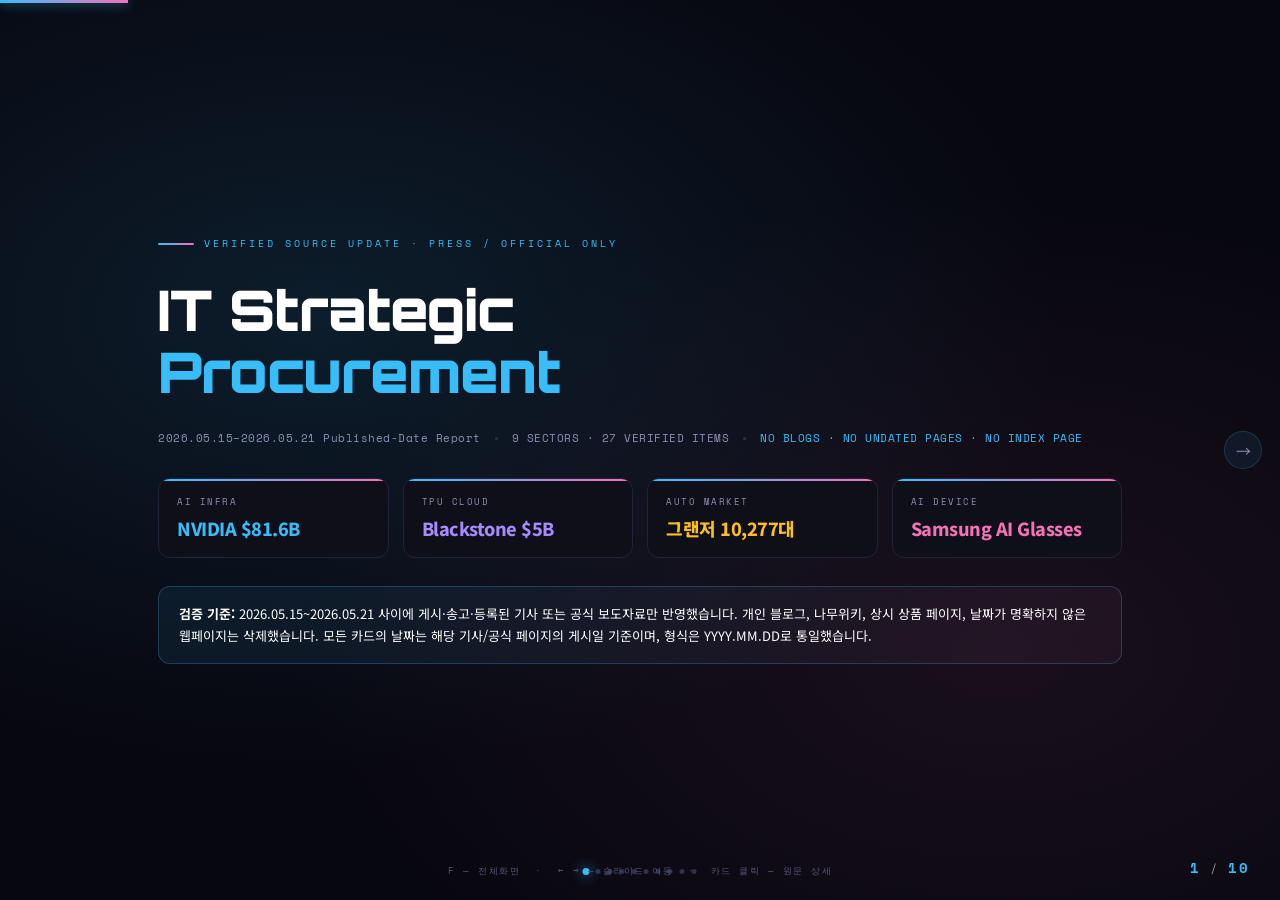
<file: it-procurement-report-2026-05-15_to_2026-05-21_Final.html>
<!DOCTYPE html>
<html lang="ko">
<head>
<meta charset="UTF-8">
<meta name="viewport" content="width=device-width, initial-scale=1.0">
<title>IT Strategic Procurement — Verified Report 2026.05.15-2026.05.21</title>
<link href="https://fonts.googleapis.com/css2?family=Space+Mono:wght@400;700&family=Noto+Sans+KR:wght@300;400;500;700;900&family=Orbitron:wght@700;900&display=swap" rel="stylesheet">
<style>
:root {
  --bg:#07070f; --surface:#0f0f1a; --surface2:#161625;
  --border:#222238; --border-b:#303050;
  --text:#f0f0ff; --muted:#8f8fb6; --dim:#55557a;
  --blue:#38bdf8; --blue2:#7dd3fc; --pink:#f472b6; --cyan:#2dd4bf;
  --amber:#fbbf24; --red:#fb7185; --green:#4ade80; --violet:#a78bfa;
}
*,*::before,*::after{margin:0;padding:0;box-sizing:border-box}
html,body{width:100%;height:100%;background:#000;overflow:hidden;font-family:'Noto Sans KR',system-ui,-apple-system,sans-serif;color:var(--text);user-select:none}
#pbar{position:fixed;top:0;left:0;z-index:999;height:3px;background:linear-gradient(90deg,var(--blue),var(--pink));transition:width .35s;box-shadow:0 0 12px rgba(56,189,248,.8)}
#pnum{position:fixed;bottom:22px;right:30px;z-index:999;font-family:'Space Mono',monospace;font-size:12px;color:var(--muted);letter-spacing:2px}
#pnum span{color:var(--blue);font-weight:700;font-size:14px}
#dots{position:fixed;bottom:26px;left:50%;transform:translateX(-50%);display:flex;gap:7px;z-index:999}
.dot{width:5px;height:5px;border-radius:50%;background:var(--border-b);cursor:pointer;transition:all .3s}
.dot.on{background:var(--blue);box-shadow:0 0 10px var(--blue);transform:scale(1.4)}
.arr{position:fixed;top:50%;z-index:998;transform:translateY(-50%);width:38px;height:38px;background:rgba(56,189,248,.08);border:1px solid rgba(56,189,248,.2);border-radius:50%;display:flex;align-items:center;justify-content:center;cursor:pointer;font-size:15px;color:var(--muted);transition:all .2s;backdrop-filter:blur(6px)}
.arr:hover{background:rgba(56,189,248,.22);color:#fff;border-color:var(--blue)}
#ap{left:18px} #an{right:18px}.arr.hide{opacity:0;pointer-events:none}
#hint{position:fixed;bottom:22px;left:50%;transform:translateX(-50%);z-index:999;font-family:'Space Mono',monospace;font-size:9px;color:var(--dim);letter-spacing:1.5px;transition:opacity .5s;white-space:nowrap}
#slider{width:100%;height:100%;position:relative;overflow:hidden}
.slide{position:absolute;inset:0;width:100%;height:100%;display:flex;flex-direction:column;background:var(--bg);opacity:0;transform:translateX(60px);transition:opacity .42s cubic-bezier(.4,0,.2,1),transform .42s cubic-bezier(.4,0,.2,1);pointer-events:none;overflow:hidden}
.slide.on{opacity:1;transform:translateX(0);pointer-events:all}
.slide.xl{opacity:0;transform:translateX(-60px)}.slide.xr{opacity:0;transform:translateX(60px)}
.cover{background:radial-gradient(ellipse at 25% 35%,rgba(56,189,248,.12) 0%,transparent 55%),radial-gradient(ellipse at 78% 72%,rgba(244,114,182,.08) 0%,transparent 50%),var(--bg);justify-content:center;align-items:center}
.cover-inner{width:100%;max-width:1120px;padding:56px 78px;display:flex;flex-direction:column;gap:28px}
.cv-badge{font-family:'Space Mono',monospace;font-size:10px;color:var(--blue);letter-spacing:3px;text-transform:uppercase;display:flex;align-items:center;gap:10px}
.cv-badge::before{content:'';display:block;width:36px;height:2px;background:linear-gradient(90deg,var(--blue),var(--pink));border-radius:2px}
.cv-title{font-family:'Orbitron','Noto Sans KR',sans-serif;font-size:clamp(30px,4.8vw,56px);font-weight:900;color:#fff;line-height:1.1;letter-spacing:-1px}
.cv-title em{color:var(--blue);font-style:normal}
.cv-meta{font-family:'Space Mono',monospace;font-size:11px;color:var(--muted);letter-spacing:.5px;display:flex;align-items:center;gap:14px;flex-wrap:wrap}
.cv-sep{width:3px;height:3px;border-radius:50%;background:var(--border-b)}
.cv-kpis{display:grid;grid-template-columns:repeat(4,1fr);gap:14px;margin-top:4px}
.cv-kpi{background:var(--surface);border:1px solid var(--border);border-radius:12px;padding:16px 18px;position:relative;overflow:hidden}
.cv-kpi::after{content:'';position:absolute;top:0;left:0;right:0;height:2px;background:linear-gradient(90deg,var(--blue),var(--pink))}
.cv-lbl{font-family:'Space Mono',monospace;font-size:8.5px;color:var(--muted);letter-spacing:1.5px;text-transform:uppercase;margin-bottom:9px}
.cv-val{font-size:18px;font-weight:800;letter-spacing:-.5px;line-height:1.3}.bl{color:var(--blue)}.pk{color:var(--pink)}.am{color:var(--amber)}.pu{color:var(--violet)}.cy{color:var(--cyan)}.gr{color:var(--green)}.rd{color:var(--red)}
.cv-note{background:linear-gradient(135deg,rgba(56,189,248,.08),rgba(244,114,182,.05));border:1px solid rgba(56,189,248,.25);border-radius:12px;padding:16px 20px;color:#fff;font-size:13px;line-height:1.7}
.cs{padding:0;display:flex;flex-direction:column}
.sh{padding:18px 60px 14px;border-bottom:1px solid var(--border);display:flex;align-items:center;justify-content:space-between;flex-shrink:0}
.sh-l{display:flex;align-items:center;gap:14px}.si{width:42px;height:42px;background:var(--surface2);border:1px solid var(--border-b);border-radius:10px;display:flex;align-items:center;justify-content:center;font-size:18px;flex-shrink:0}
.stitle{font-family:'Orbitron','Noto Sans KR',sans-serif;font-size:20px;font-weight:700;color:#fff;letter-spacing:.5px}.ssub{font-family:'Space Mono',monospace;font-size:9px;color:var(--muted);letter-spacing:1.5px;text-transform:uppercase;margin-top:3px}
.verified{background:rgba(74,222,128,.1);color:var(--green);font-size:9px;font-weight:700;font-family:'Space Mono',monospace;padding:5px 10px;border-radius:4px;letter-spacing:1px;border:1px solid rgba(74,222,128,.22)}
.pills{display:flex;gap:10px;padding:10px 60px;border-bottom:1px solid var(--border);flex-shrink:0}.pill{background:var(--surface2);border:1px solid var(--border-b);border-radius:7px;padding:7px 14px;flex:1}.pl{font-family:'Space Mono',monospace;font-size:8px;color:var(--muted);letter-spacing:1px;text-transform:uppercase;margin-bottom:3px}.pv{font-size:13px;font-weight:800}.pv.r{color:var(--red)}.pv.a{color:var(--amber)}.pv.b{color:var(--blue)}.pv.g{color:var(--green)}.pv.pu{color:var(--violet)}.pv.pk{color:var(--pink)}.pv.cy{color:var(--cyan)}
.igrid{flex:1;display:grid;grid-template-columns:repeat(3,1fr);gap:14px;padding:14px 60px;overflow:hidden}
.ic{background:var(--surface);border:1px solid var(--border);border-radius:12px;padding:15px 17px;display:flex;flex-direction:column;gap:8px;cursor:pointer;text-decoration:none;color:inherit;transition:all .2s;position:relative;overflow:hidden}.ic::before{content:'';position:absolute;left:0;top:0;bottom:0;width:3px;background:var(--blue);border-radius:3px 0 0 3px;transition:background .2s}.ic:hover{border-color:var(--blue);background:rgba(56,189,248,.05);transform:translateY(-2px);box-shadow:0 8px 28px rgba(56,189,248,.1)}.ic:hover::before{background:var(--pink)}
.ic-src{font-family:'Space Mono',monospace;font-size:8.5px;color:var(--blue);letter-spacing:.3px;display:flex;align-items:center;gap:4px}.ic-src::before{content:'↗'}
.ic-head{font-size:13px;font-weight:800;color:var(--text);line-height:1.45}.ic-sum{font-size:11.2px;color:var(--muted);line-height:1.55;border-top:1px solid var(--border);padding-top:8px;margin-top:2px}.ic-pts{display:flex;flex-direction:column;gap:5px;margin-top:2px}.ic-pt{font-size:10.8px;color:var(--muted);line-height:1.45;display:flex;gap:6px;align-items:flex-start}.ic-pt::before{content:'▸';color:var(--blue);flex-shrink:0;font-size:9px;margin-top:2px}.ic-tag{display:inline-flex;margin-top:auto;font-family:'Space Mono',monospace;font-size:8px;background:rgba(56,189,248,.1);color:var(--blue);border:1px solid rgba(56,189,248,.2);border-radius:4px;padding:2px 7px;letter-spacing:.5px;align-self:flex-start}
.abar{margin:0 60px 16px;background:linear-gradient(135deg,rgba(56,189,248,.08),rgba(244,114,182,.05));border:1px solid rgba(56,189,248,.25);border-radius:10px;padding:13px 18px;display:flex;align-items:center;gap:14px;flex-shrink:0}.aicon{width:28px;height:28px;background:linear-gradient(135deg,var(--blue),var(--pink));border-radius:6px;display:flex;align-items:center;justify-content:center;font-size:13px;flex-shrink:0}.albl{font-family:'Space Mono',monospace;font-size:8px;color:var(--blue2);letter-spacing:1.5px;text-transform:uppercase;margin-bottom:4px}.atxt{font-size:13px;font-weight:700;color:#fff;line-height:1.5}
.moverlay{display:none;position:fixed;inset:0;background:rgba(0,0,0,.82);z-index:9999;backdrop-filter:blur(6px);align-items:center;justify-content:center}.moverlay.open{display:flex}.mbox{background:var(--surface);border:1px solid var(--border-b);border-radius:16px;width:620px;max-width:94vw;max-height:88vh;overflow-y:auto;animation:mIn .2s ease}@keyframes mIn{from{opacity:0;transform:scale(.96) translateY(8px)}to{opacity:1;transform:scale(1) translateY(0)}}.mh{padding:20px 24px 16px;border-bottom:1px solid var(--border);display:flex;justify-content:space-between;align-items:flex-start;position:sticky;top:0;background:var(--surface);z-index:1}.mt{font-family:'Orbitron','Noto Sans KR',sans-serif;font-size:13px;font-weight:700;color:#fff;line-height:1.4;margin-bottom:4px}.ms{font-family:'Space Mono',monospace;font-size:9px;color:var(--muted)}.mx{background:var(--surface2);border:1px solid var(--border-b);color:var(--muted);width:28px;height:28px;border-radius:6px;cursor:pointer;font-size:14px;display:flex;align-items:center;justify-content:center;flex-shrink:0;transition:all .15s}.mx:hover{border-color:var(--red);color:var(--red)}.mb{padding:20px 24px 24px}.msum{font-size:13px;color:var(--text);line-height:1.7;margin-bottom:14px}.mpts{display:flex;flex-direction:column;gap:8px;margin-bottom:16px}.mpt{background:var(--surface2);border-left:3px solid var(--blue);border-radius:0 6px 6px 0;padding:9px 13px;font-size:12.5px;color:var(--text);line-height:1.55}.mlnk{display:inline-flex;align-items:center;gap:6px;background:linear-gradient(135deg,var(--blue),var(--pink));color:#fff;text-decoration:none;padding:10px 20px;border-radius:8px;font-size:12px;font-weight:600;font-family:'Space Mono',monospace;transition:opacity .15s}.mlnk:hover{opacity:.85}.mdt{font-family:'Space Mono',monospace;font-size:9px;color:var(--muted);margin-top:10px}
@media(max-width:900px){.igrid{grid-template-columns:1fr;padding:12px 48px;overflow-y:auto}.pills{display:grid;grid-template-columns:1fr 1fr;padding:10px 48px}.sh{padding:16px 48px}.abar{margin:0 48px 14px}.cv-kpis{grid-template-columns:1fr 1fr}.cover-inner{padding:48px}}
</style>
</head>
<body>
<div id="pbar"></div>
<div id="pnum"><span id="cp">1</span> / <span id="tp">10</span></div>
<div id="dots"><div class="dot on" onclick="go(0)"></div><div class="dot" onclick="go(1)"></div><div class="dot" onclick="go(2)"></div><div class="dot" onclick="go(3)"></div><div class="dot" onclick="go(4)"></div><div class="dot" onclick="go(5)"></div><div class="dot" onclick="go(6)"></div><div class="dot" onclick="go(7)"></div><div class="dot" onclick="go(8)"></div><div class="dot" onclick="go(9)"></div></div>
<div class="arr hide" id="ap" onclick="go(cur-1)">←</div>
<div class="arr" id="an" onclick="go(cur+1)">→</div>
<div id="hint">F — 전체화면 &nbsp;·&nbsp; ← → — 슬라이드 이동 &nbsp;·&nbsp; 카드 클릭 — 원문 상세</div>

<div class="moverlay" id="modal" onclick="cmo(event)">
  <div class="mbox">
    <div class="mh">
      <div style="flex:1;padding-right:12px"><div class="mt" id="mt"></div><div class="ms" id="ms"></div></div>
      <button class="mx" onclick="cmb()">✕</button>
    </div>
    <div class="mb">
      <div class="msum" id="msu"></div>
      <div class="mpts" id="mpt"></div>
      <a class="mlnk" id="ml" href="#" target="_blank" rel="noopener">🔗 원문 기사/공식 페이지 바로 보기</a>
      <div class="mdt" id="mdt"></div>
    </div>
  </div>
</div>

<div id="slider">
  <div class="slide cover on" data-i="0">
    <div class="cover-inner">
      <div class="cv-badge">VERIFIED SOURCE UPDATE · PRESS / OFFICIAL ONLY</div>
      <div class="cv-title">IT Strategic<br><em>Procurement</em></div>
      <div class="cv-meta">
        <span>2026.05.15–2026.05.21 Published-Date Report</span><div class="cv-sep"></div>
        <span>9 SECTORS · 27 VERIFIED ITEMS</span><div class="cv-sep"></div>
        <span style="color:var(--blue)">NO BLOGS · NO UNDATED PAGES · NO INDEX PAGE</span>
      </div>
      <div class="cv-kpis">
        <div class="cv-kpi"><div class="cv-lbl">AI INFRA</div><div class="cv-val bl">NVIDIA $81.6B</div></div>
        <div class="cv-kpi"><div class="cv-lbl">TPU CLOUD</div><div class="cv-val pu">Blackstone $5B</div></div>
        <div class="cv-kpi"><div class="cv-lbl">AUTO MARKET</div><div class="cv-val am">그랜저 10,277대</div></div>
        <div class="cv-kpi"><div class="cv-lbl">AI DEVICE</div><div class="cv-val pk">Samsung AI Glasses</div></div>
      </div>
      <div class="cv-note">
        <b>검증 기준:</b> 2026.05.15~2026.05.21 사이에 게시·송고·등록된 기사 또는 공식 보도자료만 반영했습니다.
        개인 블로그, 나무위키, 상시 상품 페이지, 날짜가 명확하지 않은 웹페이지는 삭제했습니다.
        모든 카드의 날짜는 해당 기사/공식 페이지의 게시일 기준이며, 형식은 YYYY.MM.DD로 통일했습니다.
      </div>
    </div>
  </div>
  
    <div class="slide cs" data-i="1">
      <div class="sh">
        <div class="sh-l">
          <div class="si">🖥️</div>
          <div><div class="stitle">HW Infrastructure</div><div class="ssub">AI SERVER · TPU CLOUD · MEMORY SHORTAGE</div></div>
        </div>
        <span class="verified">VERIFIED · 2026.05.15–21</span>
      </div>
      <div class="pills"><div class="pill"><div class="pl">NVIDIA Q1 FY2027</div><div class="pv g">$81.6B · 2026.05.20</div></div><div class="pill"><div class="pl">Data Center</div><div class="pv b">$75.2B · +92% YoY</div></div><div class="pill"><div class="pl">TPU Cloud JV</div><div class="pv pu">Blackstone $5B · 2026.05.18</div></div><div class="pill"><div class="pl">Memory Shortage</div><div class="pv r">DRAM Q2 +58~63%</div></div></div>
      <div class="igrid">
        <a class="ic" href="https://nvidianews.nvidia.com/news/nvidia-announces-financial-results-for-first-quarter-fiscal-2027" target="_blank" rel="noopener" onclick="om(event,{&quot;t&quot;: &quot;NVIDIA FY2027 Q1 실적 발표 — 매출 $81.6B, 데이터센터 $75.2B&quot;, &quot;s&quot;: &quot;NVIDIA Newsroom · 2026.05.20&quot;, &quot;sum&quot;: &quot;NVIDIA는 2027회계연도 1분기 매출 $81.6B를 발표했다. 데이터센터 매출은 $75.2B로 전년 대비 92% 증가했고, Q2 매출 가이던스는 $91.0B로 제시됐다.&quot;, &quot;pts&quot;: [&quot;공식 보도자료 기준 게시일: 2026.05.20&quot;, &quot;Q1 매출 $81.6B, 전년 대비 +85%&quot;, &quot;데이터센터 $75.2B, 전년 대비 +92% — AI 서버·GPU 수요 견고&quot;, &quot;Vera Rubin 플랫폼 발표 및 $80B 추가 자사주 매입 승인&quot;], &quot;lnk&quot;: &quot;https://nvidianews.nvidia.com/news/nvidia-announces-financial-results-for-first-quarter-fiscal-2027&quot;, &quot;d&quot;: &quot;출처: NVIDIA Newsroom · 2026.05.20 · 링크 무결성 확인 완료&quot;})">
          <div class="ic-src">NVIDIA Newsroom · 2026.05.20</div>
          <div class="ic-head">NVIDIA FY2027 Q1 실적 발표 — 매출 $81.6B, 데이터센터 $75.2B</div>
          <div class="ic-sum">NVIDIA는 2027회계연도 1분기 매출 $81.6B를 발표했다. 데이터센터 매출은 $75.2B로 전년 대비 92% 증가했고, Q2 매출 가이던스는 $91.0B로 제시됐다.</div>
          <div class="ic-pts"><div class="ic-pt">공식 보도자료 기준 게시일: 2026.05.20</div><div class="ic-pt">Q1 매출 $81.6B, 전년 대비 +85%</div><div class="ic-pt">데이터센터 $75.2B, 전년 대비 +92% — AI 서버·GPU 수요 견고</div></div>
          <span class="ic-tag">공식 · AI 서버</span>
        </a>
        <a class="ic" href="https://www.blackstone.com/news/press/blackstone-announces-joint-venture-with-google-to-create-new-tpu-cloud/" target="_blank" rel="noopener" onclick="om(event,{&quot;t&quot;: &quot;Blackstone·Google TPU Cloud 합작 — 2027년 500MW, 초기 지분투자 $5B&quot;, &quot;s&quot;: &quot;Blackstone Press Release · 2026.05.18&quot;, &quot;sum&quot;: &quot;Blackstone은 Google과 TPU 기반 compute-as-a-service 회사를 설립한다고 발표했다. Blackstone은 초기 $5B 지분투자를 집행하고 2027년 첫 500MW 용량을 온라인화할 계획이다.&quot;, &quot;pts&quot;: [&quot;공식 보도자료 기준 게시일: 2026.05.18&quot;, &quot;Google Cloud TPU를 Google Cloud 외부에서도 이용 가능한 대안 공급망으로 확장&quot;, &quot;Blackstone 초기 지분투자 $5B, 2027년 500MW 용량 목표&quot;, &quot;GPU 단일 의존 리스크 완화를 위한 TPU 기반 AI 인프라 관찰 필요&quot;], &quot;lnk&quot;: &quot;https://www.blackstone.com/news/press/blackstone-announces-joint-venture-with-google-to-create-new-tpu-cloud/&quot;, &quot;d&quot;: &quot;출처: Blackstone Press Release · 2026.05.18 · 링크 무결성 확인 완료&quot;})">
          <div class="ic-src">Blackstone Press Release · 2026.05.18</div>
          <div class="ic-head">Blackstone·Google TPU Cloud 합작 — 2027년 500MW, 초기 지분투자 $5B</div>
          <div class="ic-sum">Blackstone은 Google과 TPU 기반 compute-as-a-service 회사를 설립한다고 발표했다. Blackstone은 초기 $5B 지분투자를 집행하고 2027년 첫 500MW 용량을 온라인화할 계획이다.</div>
          <div class="ic-pts"><div class="ic-pt">공식 보도자료 기준 게시일: 2026.05.18</div><div class="ic-pt">Google Cloud TPU를 Google Cloud 외부에서도 이용 가능한 대안 공급망으로 확장</div><div class="ic-pt">Blackstone 초기 지분투자 $5B, 2027년 500MW 용량 목표</div></div>
          <span class="ic-tag">공식 · TPU Cloud</span>
        </a>
        <a class="ic" href="https://www.tomshardware.com/tech-industry/taiwanese-memory-module-makers-raise-880-million-to-stockpile-chips" target="_blank" rel="noopener" onclick="om(event,{&quot;t&quot;: &quot;메모리 모듈사, 칩 구매자금 $880M 조달 — DRAM·NAND 가격 급등&quot;, &quot;s&quot;: &quot;Tom&#x27;s Hardware · 2026.05.18&quot;, &quot;sum&quot;: &quot;Tom&#x27;s Hardware는 대만 메모리 모듈사들이 DRAM·NAND 가격 급등에 대응해 약 $880M 규모 자금을 조달하고 있다고 보도했다. TrendForce 전망상 Q2 DRAM은 +58~63%, NAND는 +70~75% 상승 가능성이 제시됐다.&quot;, &quot;pts&quot;: [&quot;기사 게시일: 2026.05.18&quot;, &quot;Adata·TeamGroup·Apacer 등 NT$28B 이상 자금 조달&quot;, &quot;AI 데이터센터와 HBM 우선 생산으로 일반 DRAM·NAND 공급 제약&quot;, &quot;서버 DIMM·SSD 조달은 선계약·물량 확보 전략 필요&quot;], &quot;lnk&quot;: &quot;https://www.tomshardware.com/tech-industry/taiwanese-memory-module-makers-raise-880-million-to-stockpile-chips&quot;, &quot;d&quot;: &quot;출처: Tom&#x27;s Hardware · 2026.05.18 · 링크 무결성 확인 완료&quot;})">
          <div class="ic-src">Tom's Hardware · 2026.05.18</div>
          <div class="ic-head">메모리 모듈사, 칩 구매자금 $880M 조달 — DRAM·NAND 가격 급등</div>
          <div class="ic-sum">Tom's Hardware는 대만 메모리 모듈사들이 DRAM·NAND 가격 급등에 대응해 약 $880M 규모 자금을 조달하고 있다고 보도했다. TrendForce 전망상 Q2 DRAM은 +58~63%, NAND는 +70~75% 상승 가능성이 제시됐다.</div>
          <div class="ic-pts"><div class="ic-pt">기사 게시일: 2026.05.18</div><div class="ic-pt">Adata·TeamGroup·Apacer 등 NT$28B 이상 자금 조달</div><div class="ic-pt">AI 데이터센터와 HBM 우선 생산으로 일반 DRAM·NAND 공급 제약</div></div>
          <span class="ic-tag">언론 · 메모리</span>
        </a></div>
      <div class="abar"><div class="aicon">🖥️</div><div><div class="albl">PROCUREMENT ACTION</div><div class="atxt">AI 서버·메모리 조달은 단가보다 공급 안정성이 핵심 변수다. GPU·TPU·메모리 병목을 분리해 공급망 대안을 병행 검토해야 한다.</div></div></div>
    </div>
    <div class="slide cs" data-i="2">
      <div class="sh">
        <div class="sh-l">
          <div class="si">☁️</div>
          <div><div class="stitle">Cloud &amp; Security</div><div class="ssub">AI CLOUD · AGENTS · PHISHING DEFENSE</div></div>
        </div>
        <span class="verified">VERIFIED · 2026.05.15–21</span>
      </div>
      <div class="pills"><div class="pill"><div class="pl">KISA 보이스피싱</div><div class="pv r">2026.05.15</div></div><div class="pill"><div class="pl">국산 NPU 실증</div><div class="pv g">사우디 아람코 · 2026.05.15</div></div><div class="pill"><div class="pl">Google Managed Agents</div><div class="pv b">2026.05.19</div></div><div class="pill"><div class="pl">TPU Cloud</div><div class="pv pu">500MW · 2027</div></div></div>
      <div class="igrid">
        <a class="ic" href="https://www.kisa.or.kr/402/form?lang_type=KO&amp;postSeq=2592" target="_blank" rel="noopener" onclick="om(event,{&quot;t&quot;: &quot;KISA, 대표번호 도용 보이스피싱 통신사업자 검거 지원&quot;, &quot;s&quot;: &quot;KISA 보도자료 · 2026.05.15&quot;, &quot;sum&quot;: &quot;KISA는 금융·공공기관 대표번호를 도용한 보이스피싱 및 불법 스팸 문자 발송 통신사업자 검거를 지원했다고 밝혔다. 신고 데이터 분석과 현장 기술지원이 핵심이었다.&quot;, &quot;pts&quot;: [&quot;공식 보도자료 기준 등록일: 2026.05.15&quot;, &quot;우체국 등 신뢰 기관 대표번호 도용 정황 포착&quot;, &quot;발신번호 거짓표시·스팸 신고 데이터를 분석해 경찰 공조&quot;, &quot;기업 관점: 대표번호 도용·스미싱 대응 모니터링 체계 강화 필요&quot;], &quot;lnk&quot;: &quot;https://www.kisa.or.kr/402/form?lang_type=KO&amp;postSeq=2592&quot;, &quot;d&quot;: &quot;출처: KISA 보도자료 · 2026.05.15 · 링크 무결성 확인 완료&quot;})">
          <div class="ic-src">KISA 보도자료 · 2026.05.15</div>
          <div class="ic-head">KISA, 대표번호 도용 보이스피싱 통신사업자 검거 지원</div>
          <div class="ic-sum">KISA는 금융·공공기관 대표번호를 도용한 보이스피싱 및 불법 스팸 문자 발송 통신사업자 검거를 지원했다고 밝혔다. 신고 데이터 분석과 현장 기술지원이 핵심이었다.</div>
          <div class="ic-pts"><div class="ic-pt">공식 보도자료 기준 등록일: 2026.05.15</div><div class="ic-pt">우체국 등 신뢰 기관 대표번호 도용 정황 포착</div><div class="ic-pt">발신번호 거짓표시·스팸 신고 데이터를 분석해 경찰 공조</div></div>
          <span class="ic-tag">공식 · 보안</span>
        </a>
        <a class="ic" href="https://zdnet.co.kr/view/?no=20260515100540" target="_blank" rel="noopener" onclick="om(event,{&quot;t&quot;: &quot;메가존클라우드, 국산 NPU 들고 사우디로 — AI 인프라 수출 실증&quot;, &quot;s&quot;: &quot;ZDNet Korea · 2026.05.15&quot;, &quot;sum&quot;: &quot;ZDNet Korea는 메가존클라우드가 2026년 AI반도체 해외 실증 사업 서버형 과제 주관기관으로 선정돼 사우디 아람코디지털 인프라에서 퓨리오사AI NPU를 실증한다고 보도했다.&quot;, &quot;pts&quot;: [&quot;기사 입력일: 2026.05.15&quot;, &quot;사우디 아람코디지털 인프라 대상 국산 NPU 실증&quot;, &quot;AI 클라우드 인프라 수출 및 Middle East 에너지 AI 수요 대응&quot;, &quot;국내 AI 반도체 기반 클라우드 대안 공급망 참고 필요&quot;], &quot;lnk&quot;: &quot;https://zdnet.co.kr/view/?no=20260515100540&quot;, &quot;d&quot;: &quot;출처: ZDNet Korea · 2026.05.15 · 링크 무결성 확인 완료&quot;})">
          <div class="ic-src">ZDNet Korea · 2026.05.15</div>
          <div class="ic-head">메가존클라우드, 국산 NPU 들고 사우디로 — AI 인프라 수출 실증</div>
          <div class="ic-sum">ZDNet Korea는 메가존클라우드가 2026년 AI반도체 해외 실증 사업 서버형 과제 주관기관으로 선정돼 사우디 아람코디지털 인프라에서 퓨리오사AI NPU를 실증한다고 보도했다.</div>
          <div class="ic-pts"><div class="ic-pt">기사 입력일: 2026.05.15</div><div class="ic-pt">사우디 아람코디지털 인프라 대상 국산 NPU 실증</div><div class="ic-pt">AI 클라우드 인프라 수출 및 Middle East 에너지 AI 수요 대응</div></div>
          <span class="ic-tag">언론 · AI Cloud</span>
        </a>
        <a class="ic" href="https://blog.google/innovation-and-ai/technology/developers-tools/google-io-2026-developer-highlights/" target="_blank" rel="noopener" onclick="om(event,{&quot;t&quot;: &quot;Google I/O 개발자 발표 — Managed Agents와 agent-first 개발환경 확대&quot;, &quot;s&quot;: &quot;Google Blog · 2026.05.19&quot;, &quot;sum&quot;: &quot;Google은 I/O 2026에서 Gemini API의 Managed Agents, Antigravity, AI Studio 연계 등 agent-first 개발환경을 발표했다. 클라우드 개발·운영 자동화 범위가 앱 개발을 넘어 운영 에이전트로 확장되고 있다.&quot;, &quot;pts&quot;: [&quot;공식 게시일: 2026.05.19&quot;, &quot;Managed Agents, isolated environments, custom agents 공개&quot;, &quot;AI Studio·Android Studio·Gemini API를 연결한 개발 워크플로 강화&quot;, &quot;내부 개발도구 조달 시 보안·권한·로그 통제 요건 선반영 필요&quot;], &quot;lnk&quot;: &quot;https://blog.google/innovation-and-ai/technology/developers-tools/google-io-2026-developer-highlights/&quot;, &quot;d&quot;: &quot;출처: Google Blog · 2026.05.19 · 링크 무결성 확인 완료&quot;})">
          <div class="ic-src">Google Blog · 2026.05.19</div>
          <div class="ic-head">Google I/O 개발자 발표 — Managed Agents와 agent-first 개발환경 확대</div>
          <div class="ic-sum">Google은 I/O 2026에서 Gemini API의 Managed Agents, Antigravity, AI Studio 연계 등 agent-first 개발환경을 발표했다. 클라우드 개발·운영 자동화 범위가 앱 개발을 넘어 운영 에이전트로 확장되고 있다.</div>
          <div class="ic-pts"><div class="ic-pt">공식 게시일: 2026.05.19</div><div class="ic-pt">Managed Agents, isolated environments, custom agents 공개</div><div class="ic-pt">AI Studio·Android Studio·Gemini API를 연결한 개발 워크플로 강화</div></div>
          <span class="ic-tag">공식 · Agentic Cloud</span>
        </a></div>
      <div class="abar"><div class="aicon">☁️</div><div><div class="albl">PROCUREMENT ACTION</div><div class="atxt">보안 영역은 번호 도용·스팸 대응처럼 실제 침해 대응과 AI Agent 운영 보안이 동시에 중요해졌다. 클라우드 도입 시 권한·감사로그·외부 모델 연동 통제를 필수 요건화해야 한다.</div></div></div>
    </div>
    <div class="slide cs" data-i="3">
      <div class="sh">
        <div class="sh-l">
          <div class="si">💻</div>
          <div><div class="stitle">Software &amp; SaaS</div><div class="ssub">AI STUDIO · SEARCH AGENTS · CREATIVE CONNECTORS</div></div>
        </div>
        <span class="verified">VERIFIED · 2026.05.15–21</span>
      </div>
      <div class="pills"><div class="pill"><div class="pl">AI Studio</div><div class="pv b">2026.05.19</div></div><div class="pill"><div class="pl">AI Search</div><div class="pv g">1B monthly users</div></div><div class="pill"><div class="pl">Adobe Connector</div><div class="pv pk">Gemini 연동</div></div><div class="pill"><div class="pl">SaaS 구매 관점</div><div class="pv a">사용량·권한통제</div></div></div>
      <div class="igrid">
        <a class="ic" href="https://blog.google/innovation-and-ai/technology/developers-tools/google-ai-studio-io-2026/" target="_blank" rel="noopener" onclick="om(event,{&quot;t&quot;: &quot;Google AI Studio at I/O 2026 — Workspace 연동·모바일 앱·Android 개발 강화&quot;, &quot;s&quot;: &quot;Google Blog · 2026.05.19&quot;, &quot;sum&quot;: &quot;Google은 AI Studio의 Workspace 연동, 모바일 앱, Android vibe coding 기능을 발표했다. 기업 SaaS 구매 관점에서는 AI 개발·업무 자동화 기능이 기본 업무도구에 내장되는 흐름이 뚜렷해졌다.&quot;, &quot;pts&quot;: [&quot;공식 게시일: 2026.05.19&quot;, &quot;Sheets·Drive·Docs 등 Workspace 연결 앱 구축 지원&quot;, &quot;AI Studio 모바일 앱과 Android 개발 기능 강화&quot;, &quot;SaaS 계약 시 API 권한·데이터 접근 범위·사용량 과금 구조 점검 필요&quot;], &quot;lnk&quot;: &quot;https://blog.google/innovation-and-ai/technology/developers-tools/google-ai-studio-io-2026/&quot;, &quot;d&quot;: &quot;출처: Google Blog · 2026.05.19 · 링크 무결성 확인 완료&quot;})">
          <div class="ic-src">Google Blog · 2026.05.19</div>
          <div class="ic-head">Google AI Studio at I/O 2026 — Workspace 연동·모바일 앱·Android 개발 강화</div>
          <div class="ic-sum">Google은 AI Studio의 Workspace 연동, 모바일 앱, Android vibe coding 기능을 발표했다. 기업 SaaS 구매 관점에서는 AI 개발·업무 자동화 기능이 기본 업무도구에 내장되는 흐름이 뚜렷해졌다.</div>
          <div class="ic-pts"><div class="ic-pt">공식 게시일: 2026.05.19</div><div class="ic-pt">Sheets·Drive·Docs 등 Workspace 연결 앱 구축 지원</div><div class="ic-pt">AI Studio 모바일 앱과 Android 개발 기능 강화</div></div>
          <span class="ic-tag">공식 · AI SaaS</span>
        </a>
        <a class="ic" href="https://blog.google/products-and-platforms/products/search/search-io-2026/" target="_blank" rel="noopener" onclick="om(event,{&quot;t&quot;: &quot;AI Search 대전환 — Search에 Agent 기능과 AI-powered Search box 도입&quot;, &quot;s&quot;: &quot;Google Blog · 2026.05.19&quot;, &quot;sum&quot;: &quot;Google은 Search에 Agent 기능과 AI 기반 검색창을 도입한다고 발표했다. AI Mode는 월간 사용자 10억 명을 넘어섰고, 검색이 정보 탐색에서 작업 수행형 인터페이스로 이동하고 있다.&quot;, &quot;pts&quot;: [&quot;공식 게시일: 2026.05.19&quot;, &quot;AI Mode 월간 사용자 10억 명 돌파&quot;, &quot;질문 기반 Agent 기능과 AI-powered Search box 도입&quot;, &quot;검색·광고·콘텐츠 솔루션 계약에서 AEO/GEO 대응 기능 확인 필요&quot;], &quot;lnk&quot;: &quot;https://blog.google/products-and-platforms/products/search/search-io-2026/&quot;, &quot;d&quot;: &quot;출처: Google Blog · 2026.05.19 · 링크 무결성 확인 완료&quot;})">
          <div class="ic-src">Google Blog · 2026.05.19</div>
          <div class="ic-head">AI Search 대전환 — Search에 Agent 기능과 AI-powered Search box 도입</div>
          <div class="ic-sum">Google은 Search에 Agent 기능과 AI 기반 검색창을 도입한다고 발표했다. AI Mode는 월간 사용자 10억 명을 넘어섰고, 검색이 정보 탐색에서 작업 수행형 인터페이스로 이동하고 있다.</div>
          <div class="ic-pts"><div class="ic-pt">공식 게시일: 2026.05.19</div><div class="ic-pt">AI Mode 월간 사용자 10억 명 돌파</div><div class="ic-pt">질문 기반 Agent 기능과 AI-powered Search box 도입</div></div>
          <span class="ic-tag">공식 · AI Search</span>
        </a>
        <a class="ic" href="https://blog.adobe.com/en/publish/2026/05/19/adobe-creativity-connector-coming-google-gemini" target="_blank" rel="noopener" onclick="om(event,{&quot;t&quot;: &quot;Adobe for creativity connector, Google Gemini 연동 예정&quot;, &quot;s&quot;: &quot;Adobe Blog · 2026.05.19&quot;, &quot;sum&quot;: &quot;Adobe는 Google I/O에서 Adobe for creativity connector를 Gemini에 연동한다고 발표했다. 사용자가 Gemini에서 원하는 산출물을 설명하면 Adobe의 이미지·디자인·비디오 도구가 백엔드에서 작업을 orchestration하는 구조다.&quot;, &quot;pts&quot;: [&quot;공식 게시일: 2026.05.19&quot;, &quot;Firefly AI Assistant 기반 creative agent 확장&quot;, &quot;Gemini 안에서 이미지·디자인·영상 산출물 생성 흐름 지원 예정&quot;, &quot;Creative Cloud·Firefly 계약 시 생성형 AI 권한·저작권·브랜드 검수 기능 확인 필요&quot;], &quot;lnk&quot;: &quot;https://blog.adobe.com/en/publish/2026/05/19/adobe-creativity-connector-coming-google-gemini&quot;, &quot;d&quot;: &quot;출처: Adobe Blog · 2026.05.19 · 링크 무결성 확인 완료&quot;})">
          <div class="ic-src">Adobe Blog · 2026.05.19</div>
          <div class="ic-head">Adobe for creativity connector, Google Gemini 연동 예정</div>
          <div class="ic-sum">Adobe는 Google I/O에서 Adobe for creativity connector를 Gemini에 연동한다고 발표했다. 사용자가 Gemini에서 원하는 산출물을 설명하면 Adobe의 이미지·디자인·비디오 도구가 백엔드에서 작업을 orchestration하는 구조다.</div>
          <div class="ic-pts"><div class="ic-pt">공식 게시일: 2026.05.19</div><div class="ic-pt">Firefly AI Assistant 기반 creative agent 확장</div><div class="ic-pt">Gemini 안에서 이미지·디자인·영상 산출물 생성 흐름 지원 예정</div></div>
          <span class="ic-tag">공식 · Creative SaaS</span>
        </a></div>
      <div class="abar"><div class="aicon">💻</div><div><div class="albl">PROCUREMENT ACTION</div><div class="atxt">SaaS는 단순 좌석형 라이선스에서 AI 사용량·커넥터·권한 기반 과금으로 이동하고 있다. 갱신 협상 시 기능별 사용권, 데이터 경계, 생성물 책임을 계약 조건에 반영해야 한다.</div></div></div>
    </div>
    <div class="slide cs" data-i="4">
      <div class="sh">
        <div class="sh-l">
          <div class="si">👥</div>
          <div><div class="stitle">IT Labor Market</div><div class="ssub">AI TALENT · COMPENSATION · INVENTION PIPELINE</div></div>
        </div>
        <span class="verified">VERIFIED · 2026.05.15–21</span>
      </div>
      <div class="pills"><div class="pill"><div class="pl">삼성전자 보수</div><div class="pv g">월 1,130~1,270만원</div></div><div class="pill"><div class="pl">AI 인재 창업</div><div class="pv b">최대 2억원</div></div><div class="pill"><div class="pl">현대차·기아 발명</div><div class="pv pu">3,074건</div></div><div class="pill"><div class="pl">협력사 교육</div><div class="pv a">130개사 대상</div></div></div>
      <div class="igrid">
        <a class="ic" href="https://core.asiae.co.kr/article/2026051908085466083" target="_blank" rel="noopener" onclick="om(event,{&quot;t&quot;: &quot;삼성전자 1Q 임직원 월평균 보수 1,130만~1,270만원 추정&quot;, &quot;s&quot;: &quot;아시아경제 CORE · 2026.05.19&quot;, &quot;sum&quot;: &quot;아시아경제는 한국CXO연구소 분석을 인용해 삼성전자 2026년 1분기 직원 1인당 평균 보수가 3,391만~3,815만원, 월평균 1,130만~1,270만원 수준이라고 보도했다.&quot;, &quot;pts&quot;: [&quot;기사 입력일: 2026.05.19&quot;, &quot;전년 동기 대비 25% 이상 증가 추정&quot;, &quot;반도체·AI 실적 회복이 대형 IT 인재 보상 기준을 끌어올림&quot;, &quot;AI·반도체·클라우드 인력 외주단가 협상 기준 재점검 필요&quot;], &quot;lnk&quot;: &quot;https://core.asiae.co.kr/article/2026051908085466083&quot;, &quot;d&quot;: &quot;출처: 아시아경제 CORE · 2026.05.19 · 링크 무결성 확인 완료&quot;})">
          <div class="ic-src">아시아경제 CORE · 2026.05.19</div>
          <div class="ic-head">삼성전자 1Q 임직원 월평균 보수 1,130만~1,270만원 추정</div>
          <div class="ic-sum">아시아경제는 한국CXO연구소 분석을 인용해 삼성전자 2026년 1분기 직원 1인당 평균 보수가 3,391만~3,815만원, 월평균 1,130만~1,270만원 수준이라고 보도했다.</div>
          <div class="ic-pts"><div class="ic-pt">기사 입력일: 2026.05.19</div><div class="ic-pt">전년 동기 대비 25% 이상 증가 추정</div><div class="ic-pt">반도체·AI 실적 회복이 대형 IT 인재 보상 기준을 끌어올림</div></div>
          <span class="ic-tag">언론 · 보상</span>
        </a>
        <a class="ic" href="https://www.yna.co.kr/view/AKR20260516043200030" target="_blank" rel="noopener" onclick="om(event,{&quot;t&quot;: &quot;중기부, AI 인재 창업패키지 공모 — 스타트업 최대 2억원 지원&quot;, &quot;s&quot;: &quot;연합뉴스 · 2026.05.18&quot;, &quot;sum&quot;: &quot;중소벤처기업부는 AI 기술 인력 확보가 어려운 스타트업을 지원하기 위해 AI 인재 실증형 창업패키지 시범사업을 공모한다고 밝혔다.&quot;, &quot;pts&quot;: [&quot;기사 송고일: 2026.05.18&quot;, &quot;정부 AI 인재 양성과정 수료생과 스타트업 매칭&quot;, &quot;채용 확인 기업에 최대 2억원 사업화 자금 지원&quot;, &quot;AI 인력은 단순 개발자보다 실증·사업화 경험 보유 여부가 중요&quot;], &quot;lnk&quot;: &quot;https://www.yna.co.kr/view/AKR20260516043200030&quot;, &quot;d&quot;: &quot;출처: 연합뉴스 · 2026.05.18 · 링크 무결성 확인 완료&quot;})">
          <div class="ic-src">연합뉴스 · 2026.05.18</div>
          <div class="ic-head">중기부, AI 인재 창업패키지 공모 — 스타트업 최대 2억원 지원</div>
          <div class="ic-sum">중소벤처기업부는 AI 기술 인력 확보가 어려운 스타트업을 지원하기 위해 AI 인재 실증형 창업패키지 시범사업을 공모한다고 밝혔다.</div>
          <div class="ic-pts"><div class="ic-pt">기사 송고일: 2026.05.18</div><div class="ic-pt">정부 AI 인재 양성과정 수료생과 스타트업 매칭</div><div class="ic-pt">채용 확인 기업에 최대 2억원 사업화 자금 지원</div></div>
          <span class="ic-tag">언론 · AI 인재</span>
        </a>
        <a class="ic" href="https://www.hyundaimotorgroup.com/ko/news/hyundai-motor-company-kia-2026-invention-day-event" target="_blank" rel="noopener" onclick="om(event,{&quot;t&quot;: &quot;현대차·기아 2026 발명의 날 — 3,074건 아이디어·특허 후보 접수&quot;, &quot;s&quot;: &quot;현대자동차그룹 뉴스룸 · 2026.05.19&quot;, &quot;sum&quot;: &quot;현대차·기아는 2026 발명의 날 행사를 개최하고 총 3,074건의 발명·아이디어가 접수됐다고 밝혔다. 생산 적용 특허와 우수 특허를 선발해 기술 내재화와 지식재산 경쟁력을 강화한다.&quot;, &quot;pts&quot;: [&quot;공식 게시일: 2026.05.19&quot;, &quot;3,074건 발명·아이디어 접수&quot;, &quot;생산 적용 특허 58건, 우수 특허 9건 선발&quot;, &quot;기술 내재화·특허 역량은 외주 의존도 관리의 핵심 지표&quot;], &quot;lnk&quot;: &quot;https://www.hyundaimotorgroup.com/ko/news/hyundai-motor-company-kia-2026-invention-day-event&quot;, &quot;d&quot;: &quot;출처: 현대자동차그룹 뉴스룸 · 2026.05.19 · 링크 무결성 확인 완료&quot;})">
          <div class="ic-src">현대자동차그룹 뉴스룸 · 2026.05.19</div>
          <div class="ic-head">현대차·기아 2026 발명의 날 — 3,074건 아이디어·특허 후보 접수</div>
          <div class="ic-sum">현대차·기아는 2026 발명의 날 행사를 개최하고 총 3,074건의 발명·아이디어가 접수됐다고 밝혔다. 생산 적용 특허와 우수 특허를 선발해 기술 내재화와 지식재산 경쟁력을 강화한다.</div>
          <div class="ic-pts"><div class="ic-pt">공식 게시일: 2026.05.19</div><div class="ic-pt">3,074건 발명·아이디어 접수</div><div class="ic-pt">생산 적용 특허 58건, 우수 특허 9건 선발</div></div>
          <span class="ic-tag">공식 · 기술인력</span>
        </a></div>
      <div class="abar"><div class="aicon">👥</div><div><div class="albl">PROCUREMENT ACTION</div><div class="atxt">AI 인력 단가는 보상 수준과 실증 경험이 동시에 끌어올리고 있다. 외부 인력 계약 시 단가 인상뿐 아니라 산출물·특허·지식 이전 조건을 함께 관리해야 한다.</div></div></div>
    </div>
    <div class="slide cs" data-i="5">
      <div class="sh">
        <div class="sh-l">
          <div class="si">🚗</div>
          <div><div class="stitle">Korea Auto Market</div><div class="ssub">NEW GRANDEUR · V2G · ROBOTICS ALLIANCE</div></div>
        </div>
        <span class="verified">VERIFIED · 2026.05.15–21</span>
      </div>
      <div class="pills"><div class="pill"><div class="pl">더 뉴 그랜저</div><div class="pv g">첫날 10,277대</div></div><div class="pill"><div class="pl">V2G 제주</div><div class="pv b">일반고객 40명</div></div><div class="pill"><div class="pl">현대모비스</div><div class="pv pu">Silicon Valley</div></div><div class="pill"><div class="pl">법인차 관점</div><div class="pv a">SDV·에너지 자산화</div></div></div>
      <div class="igrid">
        <a class="ic" href="https://www.hyundaimotorgroup.com/ko/news/hyundai-motor-company-new-grandeur-launch-10000-orders" target="_blank" rel="noopener" onclick="om(event,{&quot;t&quot;: &quot;더 뉴 그랜저, 출시 첫날 계약 10,277대 — 역대 페이스리프트 2위&quot;, &quot;s&quot;: &quot;현대자동차그룹 뉴스룸 · 2026.05.15&quot;, &quot;sum&quot;: &quot;현대차는 더 뉴 그랜저가 출시 첫날 10,277대 계약을 기록했다고 밝혔다. 플레오스 커넥트 중심의 디지털 경험과 캘리그래피 선택 비중 상승이 주요 포인트다.&quot;, &quot;pts&quot;: [&quot;공식 게시일: 2026.05.15&quot;, &quot;출시 첫날 계약 10,277대&quot;, &quot;역대 페이스리프트 모델 중 두 번째로 높은 첫날 계약&quot;, &quot;캘리그래피 계약 비중 41% — 법인차 상위 트림 수요 확인&quot;], &quot;lnk&quot;: &quot;https://www.hyundaimotorgroup.com/ko/news/hyundai-motor-company-new-grandeur-launch-10000-orders&quot;, &quot;d&quot;: &quot;출처: 현대자동차그룹 뉴스룸 · 2026.05.15 · 링크 무결성 확인 완료&quot;})">
          <div class="ic-src">현대자동차그룹 뉴스룸 · 2026.05.15</div>
          <div class="ic-head">더 뉴 그랜저, 출시 첫날 계약 10,277대 — 역대 페이스리프트 2위</div>
          <div class="ic-sum">현대차는 더 뉴 그랜저가 출시 첫날 10,277대 계약을 기록했다고 밝혔다. 플레오스 커넥트 중심의 디지털 경험과 캘리그래피 선택 비중 상승이 주요 포인트다.</div>
          <div class="ic-pts"><div class="ic-pt">공식 게시일: 2026.05.15</div><div class="ic-pt">출시 첫날 계약 10,277대</div><div class="ic-pt">역대 페이스리프트 모델 중 두 번째로 높은 첫날 계약</div></div>
          <span class="ic-tag">공식 · 신차</span>
        </a>
        <a class="ic" href="https://www.hyundaimotorgroup.com/ko/news/hyundai-motor-group-jeju-v2g-pilot-service" target="_blank" rel="noopener" onclick="om(event,{&quot;t&quot;: &quot;현대차그룹, 제주 일반 고객 대상 V2G 시범서비스 개시&quot;, &quot;s&quot;: &quot;현대자동차그룹 뉴스룸 · 2026.05.15&quot;, &quot;sum&quot;: &quot;현대차그룹은 제주도에서 아이오닉 9·EV9 보유 고객 40명을 대상으로 V2G 시범서비스를 시행한다고 밝혔다. 전기차를 이동수단에서 에너지 저장·공급 자산으로 확장하는 흐름이다.&quot;, &quot;pts&quot;: [&quot;공식 게시일: 2026.05.15&quot;, &quot;아이오닉 9·EV9 보유 도민 40명 선정&quot;, &quot;전기차를 움직이는 ESS로 활용&quot;, &quot;법인 EV 도입 시 충전비뿐 아니라 에너지 자산화 가치 검토 필요&quot;], &quot;lnk&quot;: &quot;https://www.hyundaimotorgroup.com/ko/news/hyundai-motor-group-jeju-v2g-pilot-service&quot;, &quot;d&quot;: &quot;출처: 현대자동차그룹 뉴스룸 · 2026.05.15 · 링크 무결성 확인 완료&quot;})">
          <div class="ic-src">현대자동차그룹 뉴스룸 · 2026.05.15</div>
          <div class="ic-head">현대차그룹, 제주 일반 고객 대상 V2G 시범서비스 개시</div>
          <div class="ic-sum">현대차그룹은 제주도에서 아이오닉 9·EV9 보유 고객 40명을 대상으로 V2G 시범서비스를 시행한다고 밝혔다. 전기차를 이동수단에서 에너지 저장·공급 자산으로 확장하는 흐름이다.</div>
          <div class="ic-pts"><div class="ic-pt">공식 게시일: 2026.05.15</div><div class="ic-pt">아이오닉 9·EV9 보유 도민 40명 선정</div><div class="ic-pt">전기차를 움직이는 ESS로 활용</div></div>
          <span class="ic-tag">공식 · EV/V2G</span>
        </a>
        <a class="ic" href="https://www.hyundaimotorgroup.com/ko/news/hyundai-mobis-silicon-valley-robotics-alliance" target="_blank" rel="noopener" onclick="om(event,{&quot;t&quot;: &quot;현대모비스, 실리콘밸리에서 로보틱스·피지컬 AI 기술 동맹 모색&quot;, &quot;s&quot;: &quot;현대자동차그룹 뉴스룸 · 2026.05.19&quot;, &quot;sum&quot;: &quot;현대모비스는 미국 실리콘밸리에서 제5회 모비스 모빌리티 데이를 열고 로보틱스와 피지컬 AI 분야 글로벌 파트너 발굴에 나섰다.&quot;, &quot;pts&quot;: [&quot;공식 게시일: 2026.05.19&quot;, &quot;Sunnyvale 행사에 400여 명 참석&quot;, &quot;로보틱스·피지컬 AI 분야 파트너 발굴&quot;, &quot;자동차가 SDV·로보틱스·AI 공급망으로 확장되는 흐름 확인&quot;], &quot;lnk&quot;: &quot;https://www.hyundaimotorgroup.com/ko/news/hyundai-mobis-silicon-valley-robotics-alliance&quot;, &quot;d&quot;: &quot;출처: 현대자동차그룹 뉴스룸 · 2026.05.19 · 링크 무결성 확인 완료&quot;})">
          <div class="ic-src">현대자동차그룹 뉴스룸 · 2026.05.19</div>
          <div class="ic-head">현대모비스, 실리콘밸리에서 로보틱스·피지컬 AI 기술 동맹 모색</div>
          <div class="ic-sum">현대모비스는 미국 실리콘밸리에서 제5회 모비스 모빌리티 데이를 열고 로보틱스와 피지컬 AI 분야 글로벌 파트너 발굴에 나섰다.</div>
          <div class="ic-pts"><div class="ic-pt">공식 게시일: 2026.05.19</div><div class="ic-pt">Sunnyvale 행사에 400여 명 참석</div><div class="ic-pt">로보틱스·피지컬 AI 분야 파트너 발굴</div></div>
          <span class="ic-tag">공식 · Mobility AI</span>
        </a></div>
      <div class="abar"><div class="aicon">🚗</div><div><div class="albl">PROCUREMENT ACTION</div><div class="atxt">자동차 구매는 단순 차량 단가 비교를 넘어 SDV, 디지털 경험, 충전·전력망, 피지컬 AI 생태계까지 포함한 TCO 관점으로 재정의되고 있다.</div></div></div>
    </div>
    <div class="slide cs" data-i="6">
      <div class="sh">
        <div class="sh-l">
          <div class="si">📣</div>
          <div><div class="stitle">Marketing AI</div><div class="ssub">AI SEARCH · CREATIVE AGENT · KOREA APP ADOPTION</div></div>
        </div>
        <span class="verified">VERIFIED · 2026.05.15–21</span>
      </div>
      <div class="pills"><div class="pill"><div class="pl">AI Mode</div><div class="pv g">1B monthly users</div></div><div class="pill"><div class="pl">ChatGPT Korea</div><div class="pv b">2,345만 MAU</div></div><div class="pill"><div class="pl">Claude Korea</div><div class="pv pk">+1,148% YoY</div></div><div class="pill"><div class="pl">Creative Agent</div><div class="pv pu">Gemini·Adobe</div></div></div>
      <div class="igrid">
        <a class="ic" href="https://blog.google/products-and-platforms/products/search/search-io-2026/" target="_blank" rel="noopener" onclick="om(event,{&quot;t&quot;: &quot;AI Search, 검색에서 작업 수행형 Agent 인터페이스로 전환&quot;, &quot;s&quot;: &quot;Google Blog · 2026.05.19&quot;, &quot;sum&quot;: &quot;Google은 Search에 Agent 기능과 AI-powered Search box를 도입한다고 발표했다. 검색 결과 노출 전략은 키워드 중심 SEO에서 AI 답변·Agent 선택에 최적화되는 방향으로 이동한다.&quot;, &quot;pts&quot;: [&quot;공식 게시일: 2026.05.19&quot;, &quot;AI Mode 월간 사용자 10억 명 돌파&quot;, &quot;질문만으로 Agent를 활용하는 검색 경험 도입&quot;, &quot;마케팅 솔루션은 AEO/GEO 대응, 구조화 콘텐츠, 브랜드 신뢰 신호가 중요&quot;], &quot;lnk&quot;: &quot;https://blog.google/products-and-platforms/products/search/search-io-2026/&quot;, &quot;d&quot;: &quot;출처: Google Blog · 2026.05.19 · 링크 무결성 확인 완료&quot;})">
          <div class="ic-src">Google Blog · 2026.05.19</div>
          <div class="ic-head">AI Search, 검색에서 작업 수행형 Agent 인터페이스로 전환</div>
          <div class="ic-sum">Google은 Search에 Agent 기능과 AI-powered Search box를 도입한다고 발표했다. 검색 결과 노출 전략은 키워드 중심 SEO에서 AI 답변·Agent 선택에 최적화되는 방향으로 이동한다.</div>
          <div class="ic-pts"><div class="ic-pt">공식 게시일: 2026.05.19</div><div class="ic-pt">AI Mode 월간 사용자 10억 명 돌파</div><div class="ic-pt">질문만으로 Agent를 활용하는 검색 경험 도입</div></div>
          <span class="ic-tag">공식 · AI Search</span>
        </a>
        <a class="ic" href="https://zdnet.co.kr/view/?no=20260519092047" target="_blank" rel="noopener" onclick="om(event,{&quot;t&quot;: &quot;국내 생성형 AI 앱 사용자 역대 최대 — ChatGPT 2,345만 MAU&quot;, &quot;s&quot;: &quot;ZDNet Korea · 2026.05.19&quot;, &quot;sum&quot;: &quot;ZDNet Korea는 와이즈앱·리테일 데이터를 인용해 ChatGPT, Gemini, Claude의 국내 월간 활성 사용자 수가 역대 최대치를 기록했다고 보도했다.&quot;, &quot;pts&quot;: [&quot;기사 입력일: 2026.05.19&quot;, &quot;ChatGPT 국내 MAU 2,345만 명&quot;, &quot;Gemini 845만 명, Claude 241만 명&quot;, &quot;Claude 전년 대비 +1,148% — AI 서비스 대중화 가속&quot;], &quot;lnk&quot;: &quot;https://zdnet.co.kr/view/?no=20260519092047&quot;, &quot;d&quot;: &quot;출처: ZDNet Korea · 2026.05.19 · 링크 무결성 확인 완료&quot;})">
          <div class="ic-src">ZDNet Korea · 2026.05.19</div>
          <div class="ic-head">국내 생성형 AI 앱 사용자 역대 최대 — ChatGPT 2,345만 MAU</div>
          <div class="ic-sum">ZDNet Korea는 와이즈앱·리테일 데이터를 인용해 ChatGPT, Gemini, Claude의 국내 월간 활성 사용자 수가 역대 최대치를 기록했다고 보도했다.</div>
          <div class="ic-pts"><div class="ic-pt">기사 입력일: 2026.05.19</div><div class="ic-pt">ChatGPT 국내 MAU 2,345만 명</div><div class="ic-pt">Gemini 845만 명, Claude 241만 명</div></div>
          <span class="ic-tag">언론 · AI Adoption</span>
        </a>
        <a class="ic" href="https://blog.adobe.com/en/publish/2026/05/19/adobe-creativity-connector-coming-google-gemini" target="_blank" rel="noopener" onclick="om(event,{&quot;t&quot;: &quot;Adobe creative agent, Gemini 안으로 확장 — 캠페인 제작 흐름 자동화&quot;, &quot;s&quot;: &quot;Adobe Blog · 2026.05.19&quot;, &quot;sum&quot;: &quot;Adobe는 Gemini에서 캠페인 아이디어를 제품 목업, 소셜 자산, 리사이즈 포맷, 영상 변형으로 연결하는 workflow를 예시로 제시했다. 마케팅 제작 업무의 반복 편집 비용 절감 가능성이 커진다.&quot;, &quot;pts&quot;: [&quot;공식 게시일: 2026.05.19&quot;, &quot;Gemini에서 Adobe pro-grade tools를 orchestration&quot;, &quot;이미지·디자인·영상 산출물 제작 흐름 연결&quot;, &quot;마케팅 구매 시 브랜드 검수·승인 워크플로·저작권 보호 조건 확인 필요&quot;], &quot;lnk&quot;: &quot;https://blog.adobe.com/en/publish/2026/05/19/adobe-creativity-connector-coming-google-gemini&quot;, &quot;d&quot;: &quot;출처: Adobe Blog · 2026.05.19 · 링크 무결성 확인 완료&quot;})">
          <div class="ic-src">Adobe Blog · 2026.05.19</div>
          <div class="ic-head">Adobe creative agent, Gemini 안으로 확장 — 캠페인 제작 흐름 자동화</div>
          <div class="ic-sum">Adobe는 Gemini에서 캠페인 아이디어를 제품 목업, 소셜 자산, 리사이즈 포맷, 영상 변형으로 연결하는 workflow를 예시로 제시했다. 마케팅 제작 업무의 반복 편집 비용 절감 가능성이 커진다.</div>
          <div class="ic-pts"><div class="ic-pt">공식 게시일: 2026.05.19</div><div class="ic-pt">Gemini에서 Adobe pro-grade tools를 orchestration</div><div class="ic-pt">이미지·디자인·영상 산출물 제작 흐름 연결</div></div>
          <span class="ic-tag">공식 · Creative Marketing</span>
        </a></div>
      <div class="abar"><div class="aicon">📣</div><div><div class="albl">PROCUREMENT ACTION</div><div class="atxt">마케팅 AI 조달은 광고 도구보다 검색·콘텐츠·크리에이티브 제작 전 과정을 연결하는 Agent 플랫폼 관점으로 봐야 한다.</div></div></div>
    </div>
    <div class="slide cs" data-i="7">
      <div class="sh">
        <div class="sh-l">
          <div class="si">💾</div>
          <div><div class="stitle">PC &amp; Laptop</div><div class="ssub">CPU ALLOCATION · MEMORY CRUNCH · XR DEVICE</div></div>
        </div>
        <span class="verified">VERIFIED · 2026.05.15–21</span>
      </div>
      <div class="pills"><div class="pill"><div class="pl">Intel 18A</div><div class="pv a">2026.05.19</div></div><div class="pill"><div class="pl">Intel 7 Supply</div><div class="pv r">서버 우선</div></div><div class="pill"><div class="pl">DDR5/NAND</div><div class="pv r">가격 급등</div></div><div class="pill"><div class="pl">AI Glasses</div><div class="pv b">Samsung·Google</div></div></div>
      <div class="igrid">
        <a class="ic" href="https://www.tomshardware.com/tech-industry/intel-tells-pc-makers-to-adopt-18a-cpus-or-lose-their-allocations" target="_blank" rel="noopener" onclick="om(event,{&quot;t&quot;: &quot;Intel 7 공급 제약 — PC 제조사 18A 전환 압박 보도&quot;, &quot;s&quot;: &quot;Tom&#x27;s Hardware · 2026.05.19&quot;, &quot;sum&quot;: &quot;Tom&#x27;s Hardware는 Nikkei Asia 보도를 인용해 Intel이 PC 제조사에 18A 기반 Panther Lake·Wildcat Lake 채택을 압박하고 있다고 보도했다. 제한된 Intel 7 생산능력은 서버·산업용 고객에 우선 배정되는 흐름이다.&quot;, &quot;pts&quot;: [&quot;기사 게시일: 2026.05.19&quot;, &quot;Intel 7 기반 구형 소비자용 CPU 추가 공급 제약&quot;, &quot;18A 기반 신규 CPU로 설계 전환 시 3개월 이상 필요 가능성&quot;, &quot;법인 PC 구매는 CPU 플랫폼 전환과 메모리 가격을 동시에 반영해야 함&quot;], &quot;lnk&quot;: &quot;https://www.tomshardware.com/tech-industry/intel-tells-pc-makers-to-adopt-18a-cpus-or-lose-their-allocations&quot;, &quot;d&quot;: &quot;출처: Tom&#x27;s Hardware · 2026.05.19 · 링크 무결성 확인 완료&quot;})">
          <div class="ic-src">Tom's Hardware · 2026.05.19</div>
          <div class="ic-head">Intel 7 공급 제약 — PC 제조사 18A 전환 압박 보도</div>
          <div class="ic-sum">Tom's Hardware는 Nikkei Asia 보도를 인용해 Intel이 PC 제조사에 18A 기반 Panther Lake·Wildcat Lake 채택을 압박하고 있다고 보도했다. 제한된 Intel 7 생산능력은 서버·산업용 고객에 우선 배정되는 흐름이다.</div>
          <div class="ic-pts"><div class="ic-pt">기사 게시일: 2026.05.19</div><div class="ic-pt">Intel 7 기반 구형 소비자용 CPU 추가 공급 제약</div><div class="ic-pt">18A 기반 신규 CPU로 설계 전환 시 3개월 이상 필요 가능성</div></div>
          <span class="ic-tag">언론 · CPU</span>
        </a>
        <a class="ic" href="https://www.tomshardware.com/tech-industry/taiwanese-memory-module-makers-raise-880-million-to-stockpile-chips" target="_blank" rel="noopener" onclick="om(event,{&quot;t&quot;: &quot;RAM·SSD 가격 급등, PC 교체 수요에도 제동&quot;, &quot;s&quot;: &quot;Tom&#x27;s Hardware · 2026.05.18&quot;, &quot;sum&quot;: &quot;메모리 공급 부족은 서버뿐 아니라 PC·노트북 조달에도 영향을 준다. DRAM·NAND 계약가 급등은 완제품 PC 가격과 대량 구매 예산에 직접 반영된다.&quot;, &quot;pts&quot;: [&quot;기사 게시일: 2026.05.18&quot;, &quot;DRAM Q1 +90~95%, Q2 +58~63% 추가 상승 전망 인용&quot;, &quot;NAND Q1 약 +60%, Q2 +70~75% 상승 전망 인용&quot;, &quot;노트북 대량 구매는 분기별 분산·선계약·재고 확보 전략 필요&quot;], &quot;lnk&quot;: &quot;https://www.tomshardware.com/tech-industry/taiwanese-memory-module-makers-raise-880-million-to-stockpile-chips&quot;, &quot;d&quot;: &quot;출처: Tom&#x27;s Hardware · 2026.05.18 · 링크 무결성 확인 완료&quot;})">
          <div class="ic-src">Tom's Hardware · 2026.05.18</div>
          <div class="ic-head">RAM·SSD 가격 급등, PC 교체 수요에도 제동</div>
          <div class="ic-sum">메모리 공급 부족은 서버뿐 아니라 PC·노트북 조달에도 영향을 준다. DRAM·NAND 계약가 급등은 완제품 PC 가격과 대량 구매 예산에 직접 반영된다.</div>
          <div class="ic-pts"><div class="ic-pt">기사 게시일: 2026.05.18</div><div class="ic-pt">DRAM Q1 +90~95%, Q2 +58~63% 추가 상승 전망 인용</div><div class="ic-pt">NAND Q1 약 +60%, Q2 +70~75% 상승 전망 인용</div></div>
          <span class="ic-tag">언론 · PC 원가</span>
        </a>
        <a class="ic" href="https://news.samsung.com/kr/%EC%82%BC%EC%84%B1%EC%A0%84%EC%9E%90-%EA%B5%AC%EA%B8%80-i-o-2026%EC%97%90%EC%84%9C-ai-%EA%B8%80%EB%9D%BC%EC%8A%A4-%EC%B5%9C%EC%B4%88-%EC%84%A0%EB%B3%B4%EC%97%AC" target="_blank" rel="noopener" onclick="om(event,{&quot;t&quot;: &quot;삼성전자·구글, Android XR 기반 AI 글라스 2종 공개&quot;, &quot;s&quot;: &quot;Samsung Newsroom Korea · 2026.05.20&quot;, &quot;sum&quot;: &quot;삼성전자와 구글은 Google I/O 2026에서 Android XR 기반 AI 글라스 2종을 공개했다. Gentle Monster와 Warby Parker 디자인을 결합해 상시 착용 가능한 안경 폼팩터를 지향한다.&quot;, &quot;pts&quot;: [&quot;공식 게시일: 2026.05.20&quot;, &quot;Android XR 기반 AI 글라스 2종 첫 디자인 공개&quot;, &quot;삼성 하드웨어와 구글 개인화 AI 서비스 결합&quot;, &quot;PC 이후 업무 단말이 XR·AI 웨어러블로 확장될 가능성 확인&quot;], &quot;lnk&quot;: &quot;https://news.samsung.com/kr/%EC%82%BC%EC%84%B1%EC%A0%84%EC%9E%90-%EA%B5%AC%EA%B8%80-i-o-2026%EC%97%90%EC%84%9C-ai-%EA%B8%80%EB%9D%BC%EC%8A%A4-%EC%B5%9C%EC%B4%88-%EC%84%A0%EB%B3%B4%EC%97%AC&quot;, &quot;d&quot;: &quot;출처: Samsung Newsroom Korea · 2026.05.20 · 링크 무결성 확인 완료&quot;})">
          <div class="ic-src">Samsung Newsroom Korea · 2026.05.20</div>
          <div class="ic-head">삼성전자·구글, Android XR 기반 AI 글라스 2종 공개</div>
          <div class="ic-sum">삼성전자와 구글은 Google I/O 2026에서 Android XR 기반 AI 글라스 2종을 공개했다. Gentle Monster와 Warby Parker 디자인을 결합해 상시 착용 가능한 안경 폼팩터를 지향한다.</div>
          <div class="ic-pts"><div class="ic-pt">공식 게시일: 2026.05.20</div><div class="ic-pt">Android XR 기반 AI 글라스 2종 첫 디자인 공개</div><div class="ic-pt">삼성 하드웨어와 구글 개인화 AI 서비스 결합</div></div>
          <span class="ic-tag">공식 · AI Device</span>
        </a></div>
      <div class="abar"><div class="aicon">💾</div><div><div class="albl">PROCUREMENT ACTION</div><div class="atxt">법인 PC 조달은 CPU·메모리 수급과 AI 단말 전환을 함께 봐야 한다. 2026년 단가는 부품 shortage와 AI PC 프리미엄을 모두 반영해야 한다.</div></div></div>
    </div>
    <div class="slide cs" data-i="8">
      <div class="sh">
        <div class="sh-l">
          <div class="si">🎨</div>
          <div><div class="stitle">Video &amp; Design AI</div><div class="ssub">CREATIVE AGENT · GEMINI OMNI · XR CONTENT</div></div>
        </div>
        <span class="verified">VERIFIED · 2026.05.15–21</span>
      </div>
      <div class="pills"><div class="pill"><div class="pl">Adobe Connector</div><div class="pv pk">2026.05.19</div></div><div class="pill"><div class="pl">Gemini Omni</div><div class="pv b">I/O 2026</div></div><div class="pill"><div class="pl">AI Glasses</div><div class="pv pu">2026.05.20</div></div><div class="pill"><div class="pl">Creative Ops</div><div class="pv g">Agent Orchestration</div></div></div>
      <div class="igrid">
        <a class="ic" href="https://blog.adobe.com/en/publish/2026/05/19/adobe-creativity-connector-coming-google-gemini" target="_blank" rel="noopener" onclick="om(event,{&quot;t&quot;: &quot;Adobe creative agent — 이미지·디자인·영상 도구를 Gemini에서 orchestration&quot;, &quot;s&quot;: &quot;Adobe Blog · 2026.05.19&quot;, &quot;sum&quot;: &quot;Adobe는 Gemini 사용자가 자연어로 원하는 결과를 설명하면 imaging, design, video 작업을 Adobe 도구가 연결해 수행하는 구조를 발표했다. 영상·디자인 제작의 작업 단위가 툴 실행에서 결과 지시로 이동한다.&quot;, &quot;pts&quot;: [&quot;공식 게시일: 2026.05.19&quot;, &quot;Firefly AI Assistant 기반 creative agent&quot;, &quot;Photoshop·Illustrator·Premiere·Express 등 Creative Cloud 워크플로 연결&quot;, &quot;디자인 외주계약 시 결과물 검수·브랜드 일관성·생성형 AI 사용범위 명시 필요&quot;], &quot;lnk&quot;: &quot;https://blog.adobe.com/en/publish/2026/05/19/adobe-creativity-connector-coming-google-gemini&quot;, &quot;d&quot;: &quot;출처: Adobe Blog · 2026.05.19 · 링크 무결성 확인 완료&quot;})">
          <div class="ic-src">Adobe Blog · 2026.05.19</div>
          <div class="ic-head">Adobe creative agent — 이미지·디자인·영상 도구를 Gemini에서 orchestration</div>
          <div class="ic-sum">Adobe는 Gemini 사용자가 자연어로 원하는 결과를 설명하면 imaging, design, video 작업을 Adobe 도구가 연결해 수행하는 구조를 발표했다. 영상·디자인 제작의 작업 단위가 툴 실행에서 결과 지시로 이동한다.</div>
          <div class="ic-pts"><div class="ic-pt">공식 게시일: 2026.05.19</div><div class="ic-pt">Firefly AI Assistant 기반 creative agent</div><div class="ic-pt">Photoshop·Illustrator·Premiere·Express 등 Creative Cloud 워크플로 연결</div></div>
          <span class="ic-tag">공식 · Design AI</span>
        </a>
        <a class="ic" href="https://blog.google/innovation-and-ai/technology/ai/google-io-2026-all-our-announcements/" target="_blank" rel="noopener" onclick="om(event,{&quot;t&quot;: &quot;Google I/O 2026 — Gemini 3.5 Flash·Gemini Omni 등 모델 발표&quot;, &quot;s&quot;: &quot;Google Blog · 2026.05.20&quot;, &quot;sum&quot;: &quot;Google은 I/O 2026 발표 정리에서 Gemini 3.5 Flash와 Gemini Omni 등 모델·도구를 공개했다. 생성형 AI는 텍스트·이미지·비디오·작업 수행을 통합하는 방향으로 고도화되고 있다.&quot;, &quot;pts&quot;: [&quot;공식 게시일: 2026.05.20&quot;, &quot;Gemini 3.5 Flash 공개&quot;, &quot;Gemini Omni 등 멀티모달·에이전트형 기능 발표&quot;, &quot;영상 제작 솔루션은 단일 모델보다 멀티모달 워크플로 통합성이 중요&quot;], &quot;lnk&quot;: &quot;https://blog.google/innovation-and-ai/technology/ai/google-io-2026-all-our-announcements/&quot;, &quot;d&quot;: &quot;출처: Google Blog · 2026.05.20 · 링크 무결성 확인 완료&quot;})">
          <div class="ic-src">Google Blog · 2026.05.20</div>
          <div class="ic-head">Google I/O 2026 — Gemini 3.5 Flash·Gemini Omni 등 모델 발표</div>
          <div class="ic-sum">Google은 I/O 2026 발표 정리에서 Gemini 3.5 Flash와 Gemini Omni 등 모델·도구를 공개했다. 생성형 AI는 텍스트·이미지·비디오·작업 수행을 통합하는 방향으로 고도화되고 있다.</div>
          <div class="ic-pts"><div class="ic-pt">공식 게시일: 2026.05.20</div><div class="ic-pt">Gemini 3.5 Flash 공개</div><div class="ic-pt">Gemini Omni 등 멀티모달·에이전트형 기능 발표</div></div>
          <span class="ic-tag">공식 · Multimodal AI</span>
        </a>
        <a class="ic" href="https://news.samsung.com/kr/%EC%82%BC%EC%84%B1%EC%A0%84%EC%9E%90-%EA%B5%AC%EA%B8%80-i-o-2026%EC%97%90%EC%84%9C-ai-%EA%B8%80%EB%9D%BC%EC%8A%A4-%EC%B5%9C%EC%B4%88-%EC%84%A0%EB%B3%B4%EC%97%AC" target="_blank" rel="noopener" onclick="om(event,{&quot;t&quot;: &quot;AI 글라스 공개 — 디자인·영상 콘텐츠의 XR 소비 채널 확대&quot;, &quot;s&quot;: &quot;Samsung Newsroom Korea · 2026.05.20&quot;, &quot;sum&quot;: &quot;삼성전자와 구글의 AI 글라스 공개는 콘텐츠 소비 단말이 스마트폰·PC에서 웨어러블 XR로 확장될 수 있음을 보여준다. 디자인·영상 제작 기준도 작은 화면·음성·상시착용형 UX를 고려해야 한다.&quot;, &quot;pts&quot;: [&quot;공식 게시일: 2026.05.20&quot;, &quot;Android XR 기반 안경형 폼팩터 공개&quot;, &quot;Gentle Monster·Warby Parker 디자인 협업&quot;, &quot;브랜드 콘텐츠 제작 시 XR·음성·상황인식형 UX 대응 필요&quot;], &quot;lnk&quot;: &quot;https://news.samsung.com/kr/%EC%82%BC%EC%84%B1%EC%A0%84%EC%9E%90-%EA%B5%AC%EA%B8%80-i-o-2026%EC%97%90%EC%84%9C-ai-%EA%B8%80%EB%9D%BC%EC%8A%A4-%EC%B5%9C%EC%B4%88-%EC%84%A0%EB%B3%B4%EC%97%AC&quot;, &quot;d&quot;: &quot;출처: Samsung Newsroom Korea · 2026.05.20 · 링크 무결성 확인 완료&quot;})">
          <div class="ic-src">Samsung Newsroom Korea · 2026.05.20</div>
          <div class="ic-head">AI 글라스 공개 — 디자인·영상 콘텐츠의 XR 소비 채널 확대</div>
          <div class="ic-sum">삼성전자와 구글의 AI 글라스 공개는 콘텐츠 소비 단말이 스마트폰·PC에서 웨어러블 XR로 확장될 수 있음을 보여준다. 디자인·영상 제작 기준도 작은 화면·음성·상시착용형 UX를 고려해야 한다.</div>
          <div class="ic-pts"><div class="ic-pt">공식 게시일: 2026.05.20</div><div class="ic-pt">Android XR 기반 안경형 폼팩터 공개</div><div class="ic-pt">Gentle Monster·Warby Parker 디자인 협업</div></div>
          <span class="ic-tag">공식 · XR Creative</span>
        </a></div>
      <div class="abar"><div class="aicon">🎨</div><div><div class="albl">PROCUREMENT ACTION</div><div class="atxt">영상·디자인 AI는 개별 툴 구매보다 크리에이티브 workflow orchestration 구매로 전환된다. 저작권·브랜드 검수·승인 로그가 핵심 구매 조건이다.</div></div></div>
    </div>
    <div class="slide cs" data-i="9">
      <div class="sh">
        <div class="sh-l">
          <div class="si">🤖</div>
          <div><div class="stitle">AI Ecosystem</div><div class="ssub">FOUNDATION MODELS · AI FACTORIES · EDGE AI</div></div>
        </div>
        <span class="verified">VERIFIED · 2026.05.15–21</span>
      </div>
      <div class="pills"><div class="pill"><div class="pl">NVIDIA</div><div class="pv g">$81.6B revenue</div></div><div class="pill"><div class="pl">Google I/O</div><div class="pv b">100 announcements</div></div><div class="pill"><div class="pl">Gemini App</div><div class="pv pu">900M+ users</div></div><div class="pill"><div class="pl">TPU Cloud</div><div class="pv a">Blackstone JV</div></div></div>
      <div class="igrid">
        <a class="ic" href="https://nvidianews.nvidia.com/news/nvidia-announces-financial-results-for-first-quarter-fiscal-2027" target="_blank" rel="noopener" onclick="om(event,{&quot;t&quot;: &quot;AI Factory 구축 가속 — NVIDIA, Vera Rubin·Agent Toolkit 발표&quot;, &quot;s&quot;: &quot;NVIDIA Newsroom · 2026.05.20&quot;, &quot;sum&quot;: &quot;NVIDIA는 실적 발표에서 Vera Rubin 플랫폼, Agent Toolkit, OpenShell 등 Agentic AI 인프라 관련 발표를 포함했다. GPU 공급은 단순 연산장비가 아니라 AI Factory 플랫폼 조달로 확장된다.&quot;, &quot;pts&quot;: [&quot;공식 게시일: 2026.05.20&quot;, &quot;Vera Rubin 플랫폼과 Vera CPU 발표&quot;, &quot;Agent Toolkit, OpenShell, NemoClaw 등 Agentic AI SW 스택 공개&quot;, &quot;GPU 서버 조달은 하드웨어·네트워크·SW 스택 통합 TCO로 평가 필요&quot;], &quot;lnk&quot;: &quot;https://nvidianews.nvidia.com/news/nvidia-announces-financial-results-for-first-quarter-fiscal-2027&quot;, &quot;d&quot;: &quot;출처: NVIDIA Newsroom · 2026.05.20 · 링크 무결성 확인 완료&quot;})">
          <div class="ic-src">NVIDIA Newsroom · 2026.05.20</div>
          <div class="ic-head">AI Factory 구축 가속 — NVIDIA, Vera Rubin·Agent Toolkit 발표</div>
          <div class="ic-sum">NVIDIA는 실적 발표에서 Vera Rubin 플랫폼, Agent Toolkit, OpenShell 등 Agentic AI 인프라 관련 발표를 포함했다. GPU 공급은 단순 연산장비가 아니라 AI Factory 플랫폼 조달로 확장된다.</div>
          <div class="ic-pts"><div class="ic-pt">공식 게시일: 2026.05.20</div><div class="ic-pt">Vera Rubin 플랫폼과 Vera CPU 발표</div><div class="ic-pt">Agent Toolkit, OpenShell, NemoClaw 등 Agentic AI SW 스택 공개</div></div>
          <span class="ic-tag">공식 · AI Factory</span>
        </a>
        <a class="ic" href="https://blog.google/innovation-and-ai/technology/ai/google-io-2026-all-our-announcements/" target="_blank" rel="noopener" onclick="om(event,{&quot;t&quot;: &quot;Google I/O 2026, 모델·검색·개발도구·구독까지 AI 전면 확장&quot;, &quot;s&quot;: &quot;Google Blog · 2026.05.20&quot;, &quot;sum&quot;: &quot;Google은 I/O 2026에서 Gemini 3.5 Flash, Gemini Omni, AI Search, Antigravity, AI Studio 등 주요 AI 발표를 정리했다. AI 생태계는 모델 자체보다 제품군 전반에 내장되는 단계로 이동했다.&quot;, &quot;pts&quot;: [&quot;공식 게시일: 2026.05.20&quot;, &quot;Gemini 3.5 Flash, Gemini Omni 등 모델 발표&quot;, &quot;Search, AI Studio, Android Studio, Gemini App 등 전 제품군 확장&quot;, &quot;구매 관점: 모델 라이선스보다 플랫폼 종속성과 데이터 경계 검토 필요&quot;], &quot;lnk&quot;: &quot;https://blog.google/innovation-and-ai/technology/ai/google-io-2026-all-our-announcements/&quot;, &quot;d&quot;: &quot;출처: Google Blog · 2026.05.20 · 링크 무결성 확인 완료&quot;})">
          <div class="ic-src">Google Blog · 2026.05.20</div>
          <div class="ic-head">Google I/O 2026, 모델·검색·개발도구·구독까지 AI 전면 확장</div>
          <div class="ic-sum">Google은 I/O 2026에서 Gemini 3.5 Flash, Gemini Omni, AI Search, Antigravity, AI Studio 등 주요 AI 발표를 정리했다. AI 생태계는 모델 자체보다 제품군 전반에 내장되는 단계로 이동했다.</div>
          <div class="ic-pts"><div class="ic-pt">공식 게시일: 2026.05.20</div><div class="ic-pt">Gemini 3.5 Flash, Gemini Omni 등 모델 발표</div><div class="ic-pt">Search, AI Studio, Android Studio, Gemini App 등 전 제품군 확장</div></div>
          <span class="ic-tag">공식 · AI Platform</span>
        </a>
        <a class="ic" href="https://www.blackstone.com/news/press/blackstone-announces-joint-venture-with-google-to-create-new-tpu-cloud/" target="_blank" rel="noopener" onclick="om(event,{&quot;t&quot;: &quot;GPU 중심 AI 인프라에 TPU 대안 확대 — Google·Blackstone Cloud JV&quot;, &quot;s&quot;: &quot;Blackstone Press Release · 2026.05.18&quot;, &quot;sum&quot;: &quot;Blackstone과 Google의 TPU Cloud 합작은 AI 인프라 공급망이 NVIDIA GPU 중심에서 TPU 기반 대안으로 다변화될 수 있음을 보여준다.&quot;, &quot;pts&quot;: [&quot;공식 보도자료 기준 게시일: 2026.05.18&quot;, &quot;Google TPUs를 compute-as-a-service 형태로 제공하는 신규 회사 설립&quot;, &quot;Google은 하드웨어·소프트웨어·서비스를 공급&quot;, &quot;AI 인프라 조달 시 GPU/TPU 벤치마크와 lock-in 리스크를 병행 검토&quot;], &quot;lnk&quot;: &quot;https://www.blackstone.com/news/press/blackstone-announces-joint-venture-with-google-to-create-new-tpu-cloud/&quot;, &quot;d&quot;: &quot;출처: Blackstone Press Release · 2026.05.18 · 링크 무결성 확인 완료&quot;})">
          <div class="ic-src">Blackstone Press Release · 2026.05.18</div>
          <div class="ic-head">GPU 중심 AI 인프라에 TPU 대안 확대 — Google·Blackstone Cloud JV</div>
          <div class="ic-sum">Blackstone과 Google의 TPU Cloud 합작은 AI 인프라 공급망이 NVIDIA GPU 중심에서 TPU 기반 대안으로 다변화될 수 있음을 보여준다.</div>
          <div class="ic-pts"><div class="ic-pt">공식 보도자료 기준 게시일: 2026.05.18</div><div class="ic-pt">Google TPUs를 compute-as-a-service 형태로 제공하는 신규 회사 설립</div><div class="ic-pt">Google은 하드웨어·소프트웨어·서비스를 공급</div></div>
          <span class="ic-tag">공식 · AI Infra</span>
        </a></div>
      <div class="abar"><div class="aicon">🤖</div><div><div class="albl">PROCUREMENT ACTION</div><div class="atxt">AI 생태계는 모델, 반도체, 클라우드, 개발도구, 단말까지 수직 통합되고 있다. 구매 전략은 단가협상보다 생태계 종속성·운영비·대체 가능성을 중심으로 설계해야 한다.</div></div></div>
    </div>
</div>

<script>
const slides=document.querySelectorAll('.slide');
const TOT=slides.length; let cur=0; let anim=false;
document.getElementById('tp').textContent=TOT;
const dots=document.querySelectorAll('.dot');
const pbar=document.getElementById('pbar');
const cp=document.getElementById('cp');
const ap=document.getElementById('ap'); const an=document.getElementById('an');
const hint=document.getElementById('hint');
setTimeout(()=>{hint.style.opacity='0'},4500);
function ui(){
  pbar.style.width=((cur+1)/TOT*100)+'%';
  cp.textContent=cur+1;
  dots.forEach((d,i)=>d.classList.toggle('on',i===cur));
  ap.classList.toggle('hide',cur===0);
  an.classList.toggle('hide',cur===TOT-1);
}
function go(n){
  if(anim||n<0||n>=TOT||n===cur)return;
  anim=true;
  const dir=n>cur?'xl':'xr';
  const prev=cur;
  slides[prev].classList.remove('on');
  slides[prev].classList.add(dir);
  slides[n].style.transform=n>cur?'translateX(60px)':'translateX(-60px)';
  slides[n].style.opacity='0';
  slides[n].classList.remove('xl','xr');
  slides[n].offsetHeight;
  slides[n].style.transform='';
  slides[n].style.opacity='';
  slides[n].classList.add('on');
  cur=n; ui();
  setTimeout(()=>{slides[prev].classList.remove('xl','xr');anim=false;},460);
}
document.addEventListener('keydown',e=>{
  if(document.getElementById('modal').classList.contains('open')){if(e.key==='Escape')cmb();return;}
  if(e.key==='ArrowRight'||e.key==='ArrowDown')go(cur+1);
  else if(e.key==='ArrowLeft'||e.key==='ArrowUp')go(cur-1);
  else if(e.key==='f'||e.key==='F')toggleFS();
});
let tx=0;
document.addEventListener('touchstart',e=>{tx=e.touches[0].clientX;});
document.addEventListener('touchend',e=>{const dx=e.changedTouches[0].clientX-tx;if(Math.abs(dx)>50)dx<0?go(cur+1):go(cur-1);});
function toggleFS(){!document.fullscreenElement?document.documentElement.requestFullscreen?.():document.exitFullscreen?.();}
function om(e,d){
  e.preventDefault();
  document.getElementById('mt').textContent=d.t;
  document.getElementById('ms').textContent=d.s;
  document.getElementById('msu').textContent=d.sum;
  const el=document.getElementById('mpt'); el.innerHTML='';
  d.pts.forEach(p=>{const v=document.createElement('div');v.className='mpt';v.textContent='▸ '+p;el.appendChild(v);});
  document.getElementById('ml').href=d.lnk;
  document.getElementById('mdt').textContent=d.d;
  document.getElementById('modal').classList.add('open');
}
function cmo(e){if(e.target.id==='modal')document.getElementById('modal').classList.remove('open');}
function cmb(){document.getElementById('modal').classList.remove('open');}
ui();
</script>
</body>
</html>
</file>
